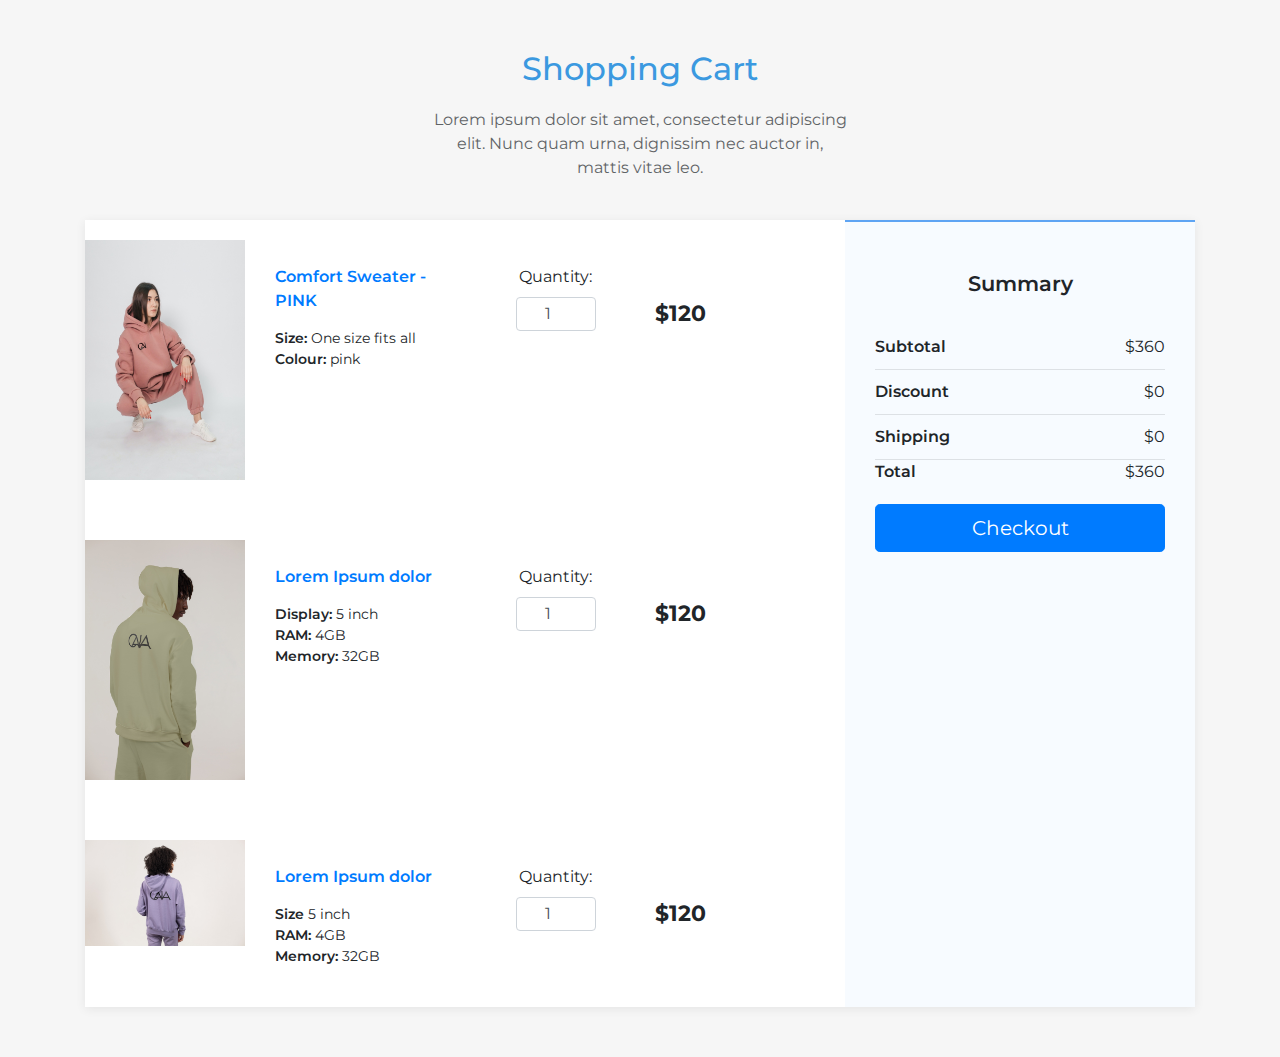
<file: Page 1.html>
<!DOCTYPE html>
<html>
<head>
	<title>Shopping Cart</title>
	<meta charset="utf-8">
	<meta name="viewport" content="width=device-width, initial-scale=1">
	<link rel="stylesheet" href="https://maxcdn.bootstrapcdn.com/bootstrap/4.0.0/css/bootstrap.min.css"">
	<link href="https://fonts.googleapis.com/css?family=Montserrat" rel="stylesheet">
	<link rel="stylesheet" href="shopping-cart/assets/css/style.css">
</head>
<body>
	<main class="page">
	 	<section class="shopping-cart dark">
	 		<div class="container">
		        <div class="block-heading">
		          <h2>Shopping Cart</h2>
		          <p>Lorem ipsum dolor sit amet, consectetur adipiscing elit. Nunc quam urna, dignissim nec auctor in, mattis vitae leo.</p>
		        </div>
		        <div class="content">
	 				<div class="row">
	 					<div class="col-md-12 col-lg-8">
	 						<div class="items">
				 				<div class="product">
				 					<div class="row">
					 					<div class="col-md-3">
					 						<img class="img-fluid mx-auto d-block image" src="assets/img/portfolio/Sweater1.jpg">
					 					</div>
					 					<div class="col-md-8">
					 						<div class="info">
						 						<div class="row">
							 						<div class="col-md-5 product-name">
							 							<div class="product-name">
								 							<a href="index.html">Comfort Sweater - PINK</a>
								 							<div class="product-info">
									 							<div>Size: <span class="value">One size fits all&nbsp;</span></div>
									 							<div>Colour: <span class="value">pink&nbsp;</span></div>
									 							<div> <span class="value">&nbsp;</span></div>
									 						</div>
									 					</div>
							 						</div>
							 						<div class="col-md-4 quantity">
							 							<label for="quantity">Quantity:</label>
							 							<input id="quantity" type="number" value ="1" class="form-control quantity-input">
							 						</div>
							 						<div class="col-md-3 price">
							 							<span>$120</span>
							 						</div>
							 					</div>
							 				</div>
					 					</div>
					 				</div>
				 				</div>
				 				<div class="product">
				 					<div class="row">
					 					<div class="col-md-3">
					 						<img class="img-fluid mx-auto d-block image" src="assets/img/portfolio/Sweater6.jpg">
					 					</div>
					 					<div class="col-md-8">
					 						<div class="info">
						 						<div class="row">
							 						<div class="col-md-5 product-name">
							 							<div class="product-name">
								 							<a href="#">Lorem Ipsum dolor</a>
								 							<div class="product-info">
									 							<div>Display: <span class="value">5 inch</span></div>
									 							<div>RAM: <span class="value">4GB</span></div>
									 							<div>Memory: <span class="value">32GB</span></div>
									 						</div>
									 					</div>
							 						</div>
							 						<div class="col-md-4 quantity">
							 							<label for="quantity">Quantity:</label>
							 							<input id="quantity" type="number" value ="1" class="form-control quantity-input">
							 						</div>
							 						<div class="col-md-3 price">
							 							<span>$120</span>
							 						</div>
							 					</div>
							 				</div>
					 					</div>
					 				</div>
				 				</div>
				 				<div class="product">
				 					<div class="row">
					 					<div class="col-md-3">
					 						<img class="img-fluid mx-auto d-block image" src="assets/img/portfolio/Sweater2.jpg">
					 					</div>
					 					<div class="col-md-8">
					 						<div class="info">
						 						<div class="row">
							 						<div class="col-md-5 product-name">
							 							<div class="product-name">
								 							<a href="#">Lorem Ipsum dolor</a>
								 							<div class="product-info">
									 							<div>Size <span class="value">5 inch</span></div>
									 							<div>RAM: <span class="value">4GB</span></div>
									 							<div>Memory: <span class="value">32GB</span></div>
									 						</div>
									 					</div>
							 						</div>
							 						<div class="col-md-4 quantity">
							 							<label for="quantity">Quantity:</label>
							 							<input id="quantity" type="number" value ="1" class="form-control quantity-input">
							 						</div>
							 						<div class="col-md-3 price">
							 							<span>$120</span>
							 						</div>
							 					</div>
							 				</div>
					 					</div>
					 				</div>
				 				</div>
				 			</div>
			 			</div>
			 			<div class="col-md-12 col-lg-4">
			 				<div class="summary">
			 					<h3>Summary</h3>
			 					<div class="summary-item"><span class="text">Subtotal</span><span class="price">$360</span></div>
			 					<div class="summary-item"><span class="text">Discount</span><span class="price">$0</span></div>
			 					<div class="summary-item"><span class="text">Shipping</span><span class="price">$0</span></div>
			 					<div class="summary-item"><span class="text">Total</span><span class="price">$360</span></div>
			 					<button type="button" class="btn btn-primary btn-lg btn-block">Checkout</button>
				 			</div>
			 			</div>
		 			</div> 
		 		</div>
	 		</div>
		</section>
	</main>
</body>
<script src="https://code.jquery.com/jquery-3.2.1.min.js"></script>
<script src="https://maxcdn.bootstrapcdn.com/bootstrap/4.0.0/js/bootstrap.min.js"></script>
</body>
</html>
</file>
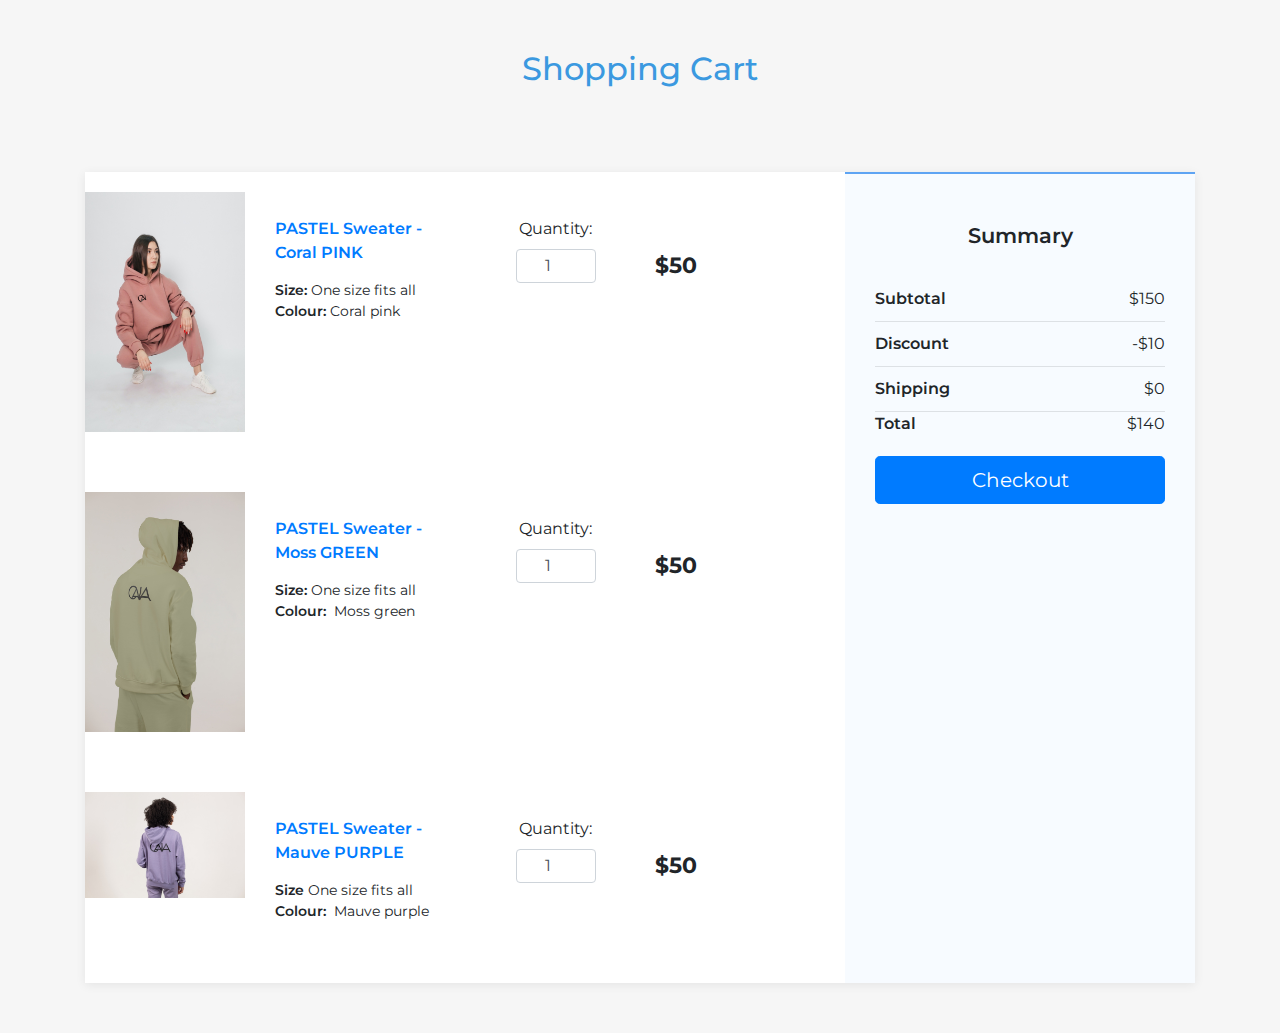
<file: Page1 (2).html>
<!DOCTYPE html>
<html lang="zxx">
<head>
	<title>Shopping Cart</title>
	<meta charset="utf-8">
	<meta name="viewport" content="width=device-width, initial-scale=1">
	<link rel="stylesheet" href="https://maxcdn.bootstrapcdn.com/bootstrap/4.0.0/css/bootstrap.min.css"">
	<link href="https://fonts.googleapis.com/css?family=Montserrat" rel="stylesheet">
	<link rel="stylesheet" href="shopping-cart/assets/css/style.css">
</head>
<body>
	<main class="page">
	 	<section class="shopping-cart dark">
	 		<div class="container">
		        <div class="block-heading">
		          <h2>Shopping Cart</h2>
		          <p>&nbsp;</p>
		        </div>
		        <div class="content">
	 				<div class="row">
	 					<div class="col-md-12 col-lg-8">
	 						<div class="items">
				 				<div class="product">
				 					<div class="row">
					 					<div class="col-md-3">
					 						<img class="img-fluid mx-auto d-block image" src="assets/img/portfolio/Sweater1.jpg">
					 					</div>
					 					<div class="col-md-8">
					 						<div class="info">
						 						<div class="row">
							 						<div class="col-md-5 product-name">
							 							<div class="product-name">
								 							<a href="index.html">PASTEL Sweater - Coral PINK</a>
								 							<div class="product-info">
								 							  <div>Size: <span class="value">One size fits all&nbsp;</span></div>
									 							<div>Colour: <span class="value">Coral pink&nbsp;</span></div>
									 							<div> <span class="value">&nbsp;</span></div>
									 						</div>
									 					</div>
							 						</div>
							 						<div class="col-md-4 quantity">
							 							<label for="quantity">Quantity:</label>
							 							<input id="quantity" type="number" value ="1" class="form-control quantity-input">
							 						</div>
							 						<div class="col-md-3 price">
							 							<span>$50</span>
							 						</div>
							 					</div>
							 				</div>
					 					</div>
					 				</div>
				 				</div>
				 				<div class="product">
				 					<div class="row">
					 					<div class="col-md-3">
					 						<img class="img-fluid mx-auto d-block image" src="assets/img/portfolio/Sweater6.jpg">
					 					</div>
					 					<div class="col-md-8">
					 						<div class="info">
						 						<div class="row">
							 						<div class="col-md-5 product-name">
							 							<div class="product-name">
								 							<a href="index.html">PASTEL Sweater - Moss GREEN</a>
							 							  <div class="product-info">
								 							<div>Size: <span class="value">One size fits all&nbsp; &nbsp;&nbsp;</span></div>
								 							<div>Colour: <span class="value">&nbsp;Moss green</span></div>
</div>
								 					  </div>
							 						</div>
							 						<div class="col-md-4 quantity">
							 							<label for="quantity">Quantity:</label>
							 							<input id="quantity" type="number" value ="1" class="form-control quantity-input">
							 						</div>
							 						<div class="col-md-3 price">
							 							<span>$50</span>
							 						</div>
							 					</div>
							 				</div>
					 					</div>
					 				</div>
				 				</div>
				 				<div class="product">
				 					<div class="row">
					 					<div class="col-md-3">
					 						<img class="img-fluid mx-auto d-block image" src="assets/img/portfolio/Sweater2.jpg">
					 					</div>
					 					<div class="col-md-8">
					 						<div class="info">
						 						<div class="row">
							 						<div class="col-md-5 product-name">
							 							<div class="product-name">
								 							<a href="index.html">PASTEL Sweater - Mauve PURPLE&nbsp;&nbsp;</a>
								 							<div class="product-info">
								 							  <div>Size <span class="value">One size fits all&nbsp;</span></div>
									 							<div>Colour: <span class="value">&nbsp;Mauve purple&nbsp;</span></div>
									 							<div> <span class="value">&nbsp;</span></div>
									 						</div>
									 					</div>
							 						</div>
							 						<div class="col-md-4 quantity">
							 							<label for="quantity">Quantity:</label>
							 							<input id="quantity" type="number" value ="1" class="form-control quantity-input">
							 						</div>
							 						<div class="col-md-3 price">
							 							<span>$50</span>
							 						</div>
							 					</div>
							 				</div>
					 					</div>
					 				</div>
				 				</div>
				 			</div>
			 			</div>
			 			<div class="col-md-12 col-lg-4">
			 				<div class="summary">
			 					<h3>Summary</h3>
			 					<div class="summary-item"><span class="text">Subtotal</span><span class="price">$150</span></div>
			 					<div class="summary-item"><span class="text">Discount</span><span class="price">-$10</span></div>
			 					<div class="summary-item"><span class="text">Shipping</span><span class="price">$0</span></div>
			 					<div class="summary-item"><span class="text">Total</span><span class="price">$140</span></div>
			 					<button type="button" class="btn btn-primary btn-lg btn-block">Checkout</button>
				 			</div>
			 			</div>
		 			</div> 
		 		</div>
	 		</div>
		</section>
	</main>
</body>
<script src="https://code.jquery.com/jquery-3.2.1.min.js"></script>
<script src="https://maxcdn.bootstrapcdn.com/bootstrap/4.0.0/js/bootstrap.min.js"></script>
</body>
</html>
</file>
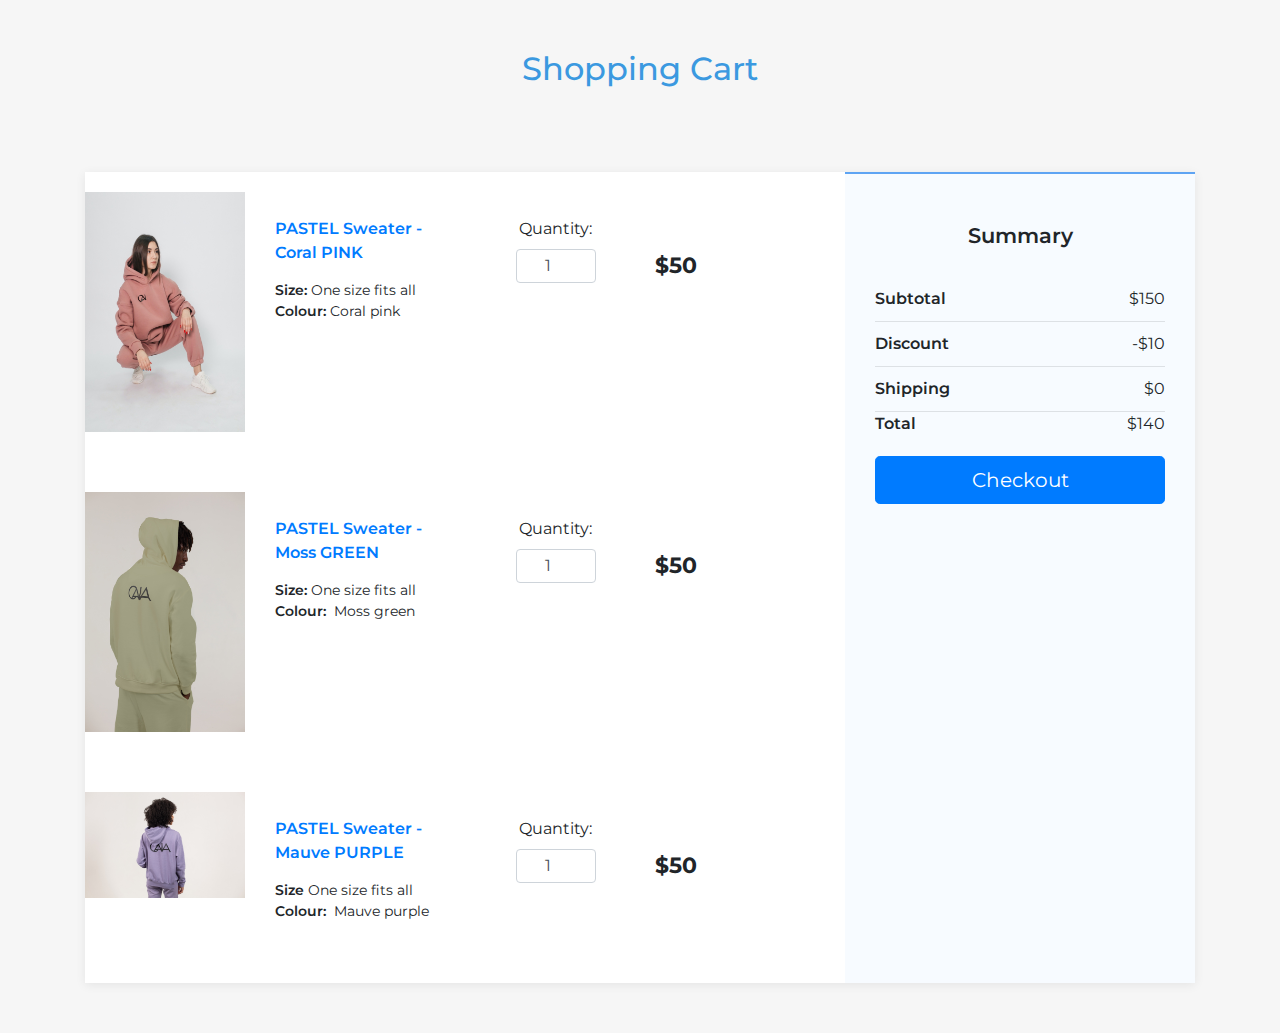
<file: Page1.html>
<!DOCTYPE html>
<html>
<head>
	<title>Shopping Cart</title>
	<meta charset="utf-8">
	<meta name="viewport" content="width=device-width, initial-scale=1">
	<link rel="stylesheet" href="https://maxcdn.bootstrapcdn.com/bootstrap/4.0.0/css/bootstrap.min.css"">
	<link href="https://fonts.googleapis.com/css?family=Montserrat" rel="stylesheet">
	<link rel="stylesheet" href="shopping-cart/assets/css/style.css">
</head>
<body>
	<main class="page">
	 	<section class="shopping-cart dark">
	 		<div class="container">
		        <div class="block-heading">
		          <h2>Shopping Cart</h2>
		          <p>&nbsp;</p>
		        </div>
		        <div class="content">
	 				<div class="row">
	 					<div class="col-md-12 col-lg-8">
	 						<div class="items">
				 				<div class="product">
				 					<div class="row">
					 					<div class="col-md-3">
					 						<img class="img-fluid mx-auto d-block image" src="assets/img/portfolio/Sweater1.jpg">
					 					</div>
					 					<div class="col-md-8">
					 						<div class="info">
						 						<div class="row">
							 						<div class="col-md-5 product-name">
							 							<div class="product-name">
								 							<a href="index.html">PASTEL Sweater - Coral PINK</a>
								 							<div class="product-info">
								 							  <div>Size: <span class="value">One size fits all&nbsp;</span></div>
									 							<div>Colour: <span class="value">Coral pink&nbsp;</span></div>
									 							<div> <span class="value">&nbsp;</span></div>
									 						</div>
									 					</div>
							 						</div>
							 						<div class="col-md-4 quantity">
							 							<label for="quantity">Quantity:</label>
							 							<input id="quantity" type="number" value ="1" class="form-control quantity-input">
							 						</div>
							 						<div class="col-md-3 price">
							 							<span>$50</span>
							 						</div>
							 					</div>
							 				</div>
					 					</div>
					 				</div>
				 				</div>
				 				<div class="product">
				 					<div class="row">
					 					<div class="col-md-3">
					 						<img class="img-fluid mx-auto d-block image" src="assets/img/portfolio/Sweater6.jpg">
					 					</div>
					 					<div class="col-md-8">
					 						<div class="info">
						 						<div class="row">
							 						<div class="col-md-5 product-name">
							 							<div class="product-name">
								 							<a href="index.html">PASTEL Sweater - Moss GREEN</a>
							 							  <div class="product-info">
								 							<div>Size: <span class="value">One size fits all&nbsp; &nbsp;&nbsp;</span></div>
								 							<div>Colour: <span class="value">&nbsp;Moss green</span></div>
</div>
								 					  </div>
							 						</div>
							 						<div class="col-md-4 quantity">
							 							<label for="quantity">Quantity:</label>
							 							<input id="quantity" type="number" value ="1" class="form-control quantity-input">
							 						</div>
							 						<div class="col-md-3 price">
							 							<span>$50</span>
							 						</div>
							 					</div>
							 				</div>
					 					</div>
					 				</div>
				 				</div>
				 				<div class="product">
				 					<div class="row">
					 					<div class="col-md-3">
					 						<img class="img-fluid mx-auto d-block image" src="assets/img/portfolio/Sweater2.jpg">
					 					</div>
					 					<div class="col-md-8">
					 						<div class="info">
						 						<div class="row">
							 						<div class="col-md-5 product-name">
							 							<div class="product-name">
								 							<a href="index.html">PASTEL Sweater - Mauve PURPLE&nbsp;&nbsp;</a>
								 							<div class="product-info">
								 							  <div>Size <span class="value">One size fits all&nbsp;</span></div>
									 							<div>Colour: <span class="value">&nbsp;Mauve purple&nbsp;</span></div>
									 							<div> <span class="value">&nbsp;</span></div>
									 						</div>
									 					</div>
							 						</div>
							 						<div class="col-md-4 quantity">
							 							<label for="quantity">Quantity:</label>
							 							<input id="quantity" type="number" value ="1" class="form-control quantity-input">
							 						</div>
							 						<div class="col-md-3 price">
							 							<span>$50</span>
							 						</div>
							 					</div>
							 				</div>
					 					</div>
					 				</div>
				 				</div>
				 			</div>
			 			</div>
			 			<div class="col-md-12 col-lg-4">
			 				<div class="summary">
			 					<h3>Summary</h3>
			 					<div class="summary-item"><span class="text">Subtotal</span><span class="price">$150</span></div>
			 					<div class="summary-item"><span class="text">Discount</span><span class="price">-$10</span></div>
			 					<div class="summary-item"><span class="text">Shipping</span><span class="price">$0</span></div>
			 					<div class="summary-item"><span class="text">Total</span><span class="price">$140</span></div>
			 					<button type="button" class="btn btn-primary btn-lg btn-block">Checkout</button>
				 			</div>
			 			</div>
		 			</div> 
		 		</div>
	 		</div>
		</section>
	</main>
</body>
<script src="https://code.jquery.com/jquery-3.2.1.min.js"></script>
<script src="https://maxcdn.bootstrapcdn.com/bootstrap/4.0.0/js/bootstrap.min.js"></script>
</body>
</html>
</file>
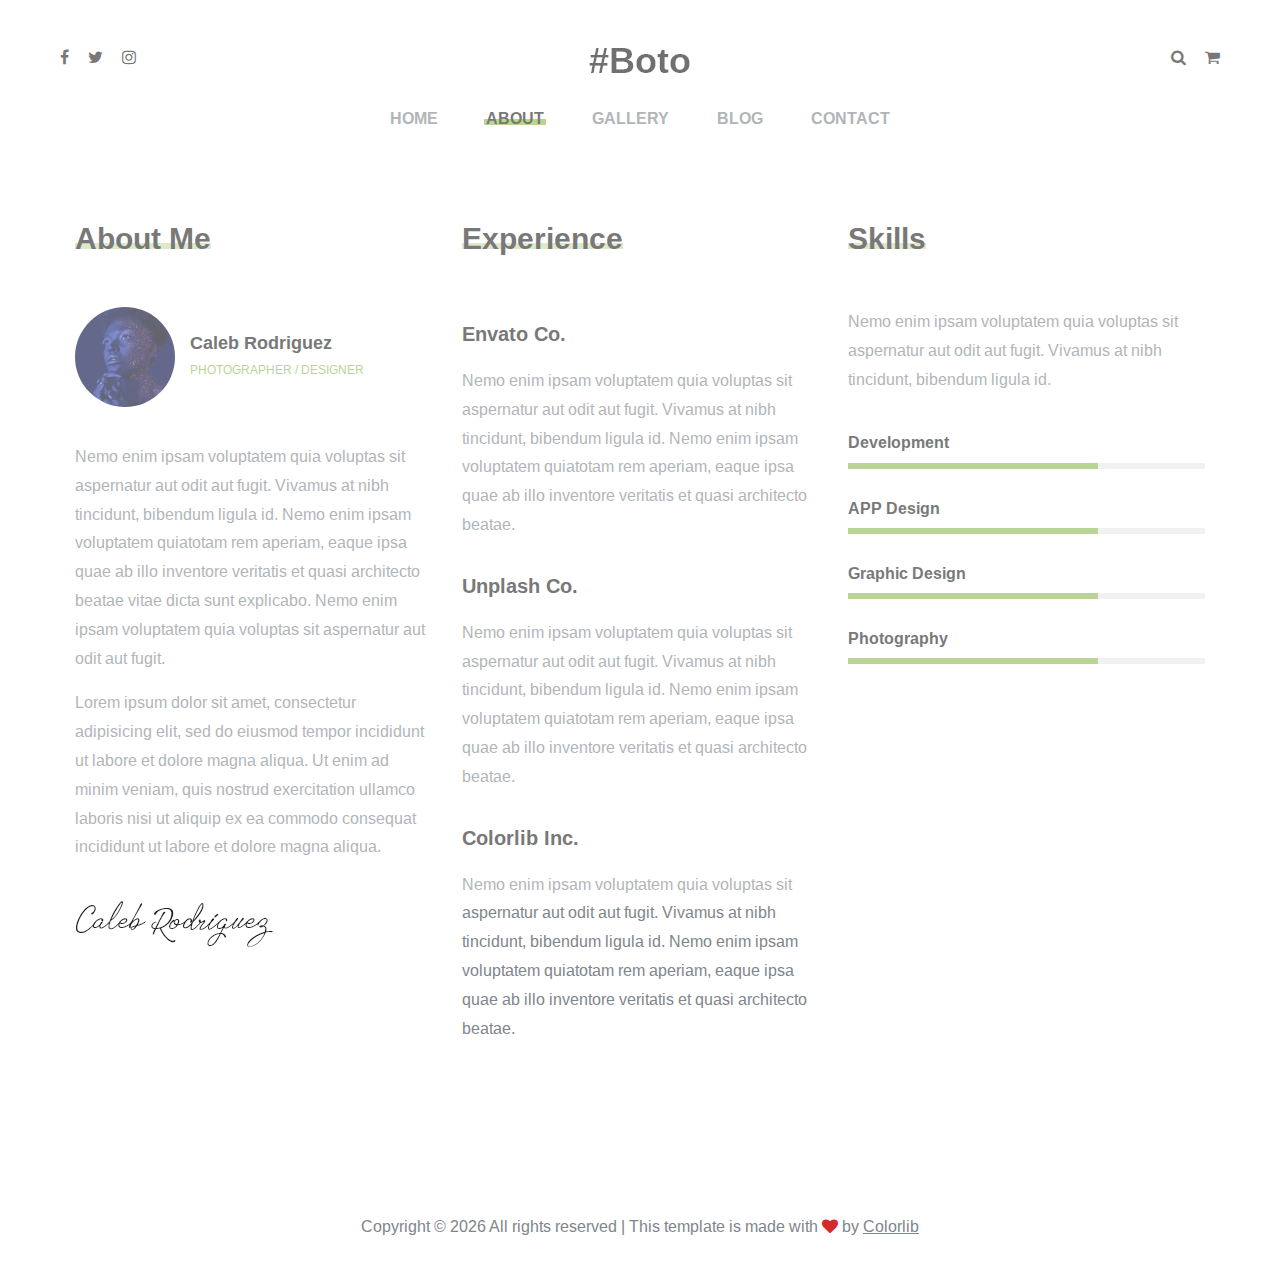
<file: boto-master/about.html>
<!DOCTYPE html>
<html lang="zxx">
<head>
	<title>Boto | Photography HTML Template</title>
	<meta charset="UTF-8">
	<meta name="description" content="Boto Photo Studio HTML Template">
	<meta name="keywords" content="photo, html">
	<meta name="viewport" content="width=device-width, initial-scale=1.0">
	<!-- Stylesheets -->
	<link rel="stylesheet" href="css/bootstrap.min.css"/>
	<link rel="stylesheet" href="css/font-awesome.min.css"/>
	<link rel="stylesheet" href="css/slicknav.min.css"/>

	<!-- Main Stylesheets -->
	<link rel="stylesheet" href="css/style.css"/>


	<!--[if lt IE 9]>
		<script src="https://oss.maxcdn.com/html5shiv/3.7.2/html5shiv.min.js"></script>
		<script src="https://oss.maxcdn.com/respond/1.4.2/respond.min.js"></script>
	<![endif]-->

</head>
<body>
	<!-- Page Preloder -->
	<div id="preloder">
		<div class="loader"></div>
	</div>

	<!-- Header Section -->
	<header class="header">
		<div class="container-fluid">
			<div class="row">
				<div class="col-sm-4 col-md-3 order-2 order-sm-1">
					<div class="header__social">
						<a href="#"><i class="fa fa-facebook"></i></a>
						<a href="#"><i class="fa fa-twitter"></i></a>
						<a href="#"><i class="fa fa-instagram"></i></a>
					</div>
				</div>
				<div class="col-sm-4 col-md-6 order-1  order-md-2 text-center">
					<a href="./index.html" class="site-logo">
						<img src="img/logo.png" alt="">
					</a>
				</div>
				<div class="col-sm-4 col-md-3 order-3 order-sm-3">
					<div class="header__switches">
						<a href="#" class="search-switch"><i class="fa fa-search"></i></a>
						<a href="#" class="nav-switch"><i class="fa fa-bars"></i></a>
						<a href="#"><i class="fa fa-shopping-cart"></i></a>
					</div>
				</div>
			</div>
			<nav class="main__menu">
				<ul class="nav__menu">
					<li><a href="./index.html">Home</a></li>
					<li><a href="./about.html" class="menu--active">About</a></li>
					<li><a href="./gallery.html">Gallery</a></li>
					<li><a href="./blog.html">Blog</a>
						<ul class="sub__menu">
							<li><a href="./blog-single.html">Blog Single</a></li>
						</ul>
					</li>
					<li><a href="./contact.html">Contact</a></li>
				</ul>
			</nav>
		</div>
	</header>
	<!-- Header Section end -->

	<!-- About Page -->
	<section class="about__page">
		<div class="container-fluid">
			<div class="row">
				<div class="col-lg-4">
					<div class="about__text">
						<h3 class="about__title">About Me</h3>
						<div class="about__meta">
							<img src="img/profile.jpg" alt="">
							<div class="about__meta__info">
								<h5>Caleb Rodriguez</h5>
								<p>PHOTOGRAPHER / DESIGNER</p>
							</div>
						</div>
						<p>Nemo enim ipsam voluptatem quia voluptas sit aspernatur aut odit aut fugit. Vivamus at nibh tincidunt, bibendum ligula id. Nemo enim ipsam voluptatem quiatotam rem aperiam, eaque ipsa quae ab illo inventore veritatis et quasi architecto beatae vitae dicta sunt explicabo. Nemo enim ipsam voluptatem quia voluptas sit aspernatur aut odit aut fugit.</p>
						<p>Lorem ipsum dolor sit amet, consectetur adipisicing elit, sed do eiusmod tempor incididunt ut labore et dolore magna aliqua. Ut enim ad minim veniam, quis nostrud exercitation ullamco laboris nisi ut aliquip ex ea commodo consequat incididunt ut labore et dolore magna aliqua.</p>
						<img src="img/signature.png" alt="">
					</div>
				</div>
				<div class="col-lg-4">
					<div class="experience__text">
						<h3 class="about__title">Experience</h3>
						<div class="experience__item">
							<h4>Envato Co.</h4>
							<p>Nemo enim ipsam voluptatem quia voluptas sit aspernatur aut odit aut fugit. Vivamus at nibh tincidunt, bibendum ligula id. Nemo enim ipsam voluptatem quiatotam rem aperiam, eaque ipsa quae ab illo inventore veritatis et quasi architecto beatae.</p>
						</div>
						<div class="experience__item">
							<h4>Unplash Co.</h4>
							<p>Nemo enim ipsam voluptatem quia voluptas sit aspernatur aut odit aut fugit. Vivamus at nibh tincidunt, bibendum ligula id. Nemo enim ipsam voluptatem quiatotam rem aperiam, eaque ipsa quae ab illo inventore veritatis et quasi architecto beatae.</p>
						</div>
						<div class="experience__item">
							<h4>Colorlib Inc.</h4>
							<p>Nemo enim ipsam voluptatem quia voluptas sit aspernatur aut odit aut fugit. Vivamus at nibh tincidunt, bibendum ligula id. Nemo enim ipsam voluptatem quiatotam rem aperiam, eaque ipsa quae ab illo inventore veritatis et quasi architecto beatae.</p>
						</div>
					</div>
				</div>
				<div class="col-lg-4">
					<div class="skills__text">
						<h3 class="about__title">Skills</h3>
						<p>Nemo enim ipsam voluptatem quia voluptas sit aspernatur aut odit aut fugit. Vivamus at nibh tincidunt, bibendum ligula id. </p>
						<div class="single-progress-item">
							<h6>Development</h6>
							<div class="progress-bar-style" data-progress="70"></div>
						</div>
						<div class="single-progress-item">
							<h6>APP Design</h6>
							<div class="progress-bar-style" data-progress="70"></div>
						</div>
						<div class="single-progress-item">
							<h6>Graphic Design</h6>
							<div class="progress-bar-style" data-progress="70"></div>
						</div>
						<div class="single-progress-item">
							<h6>Photography</h6>
							<div class="progress-bar-style" data-progress="70"></div>
						</div>
					</div>
				</div>
			</div>
		</div>
	</section>
	<!-- About Page end -->

	<!-- Footer Section -->
	<footer class="footer__section">
		<div class="container">
			<!-- Link back to Colorlib can't be removed. Template is licensed under CC BY 3.0. -->
			<div class="footer__copyright__text">
				<p>Copyright &copy; <script>document.write(new Date().getFullYear());</script> All rights reserved | This template is made with <i class="fa fa-heart" aria-hidden="true"></i> by <a href="https://colorlib.com" target="_blank">Colorlib</a></p>
			</div>
			<!-- Link back to Colorlib can't be removed. Template is licensed under CC BY 3.0. -->
		</div>
	</footer>
	<!-- Footer Section end -->

	<!-- Search Begin -->
	<div class="search-model">
		<div class="h-100 d-flex align-items-center justify-content-center">
			<div class="search-close-switch">+</div>
			<form class="search-model-form">
				<input type="text" id="search-input" placeholder="Search here.....">
			</form>
		</div>
	</div>
	<!-- Search End -->

	<!--====== Javascripts & Jquery ======-->
	<script src="js/vendor/jquery-3.2.1.min.js"></script>
	<script src="js/jquery.slicknav.min.js"></script>
	<script src="js/slick.min.js"></script>
	<script src="js/main.js"></script>

	</body>
</html>
</file>
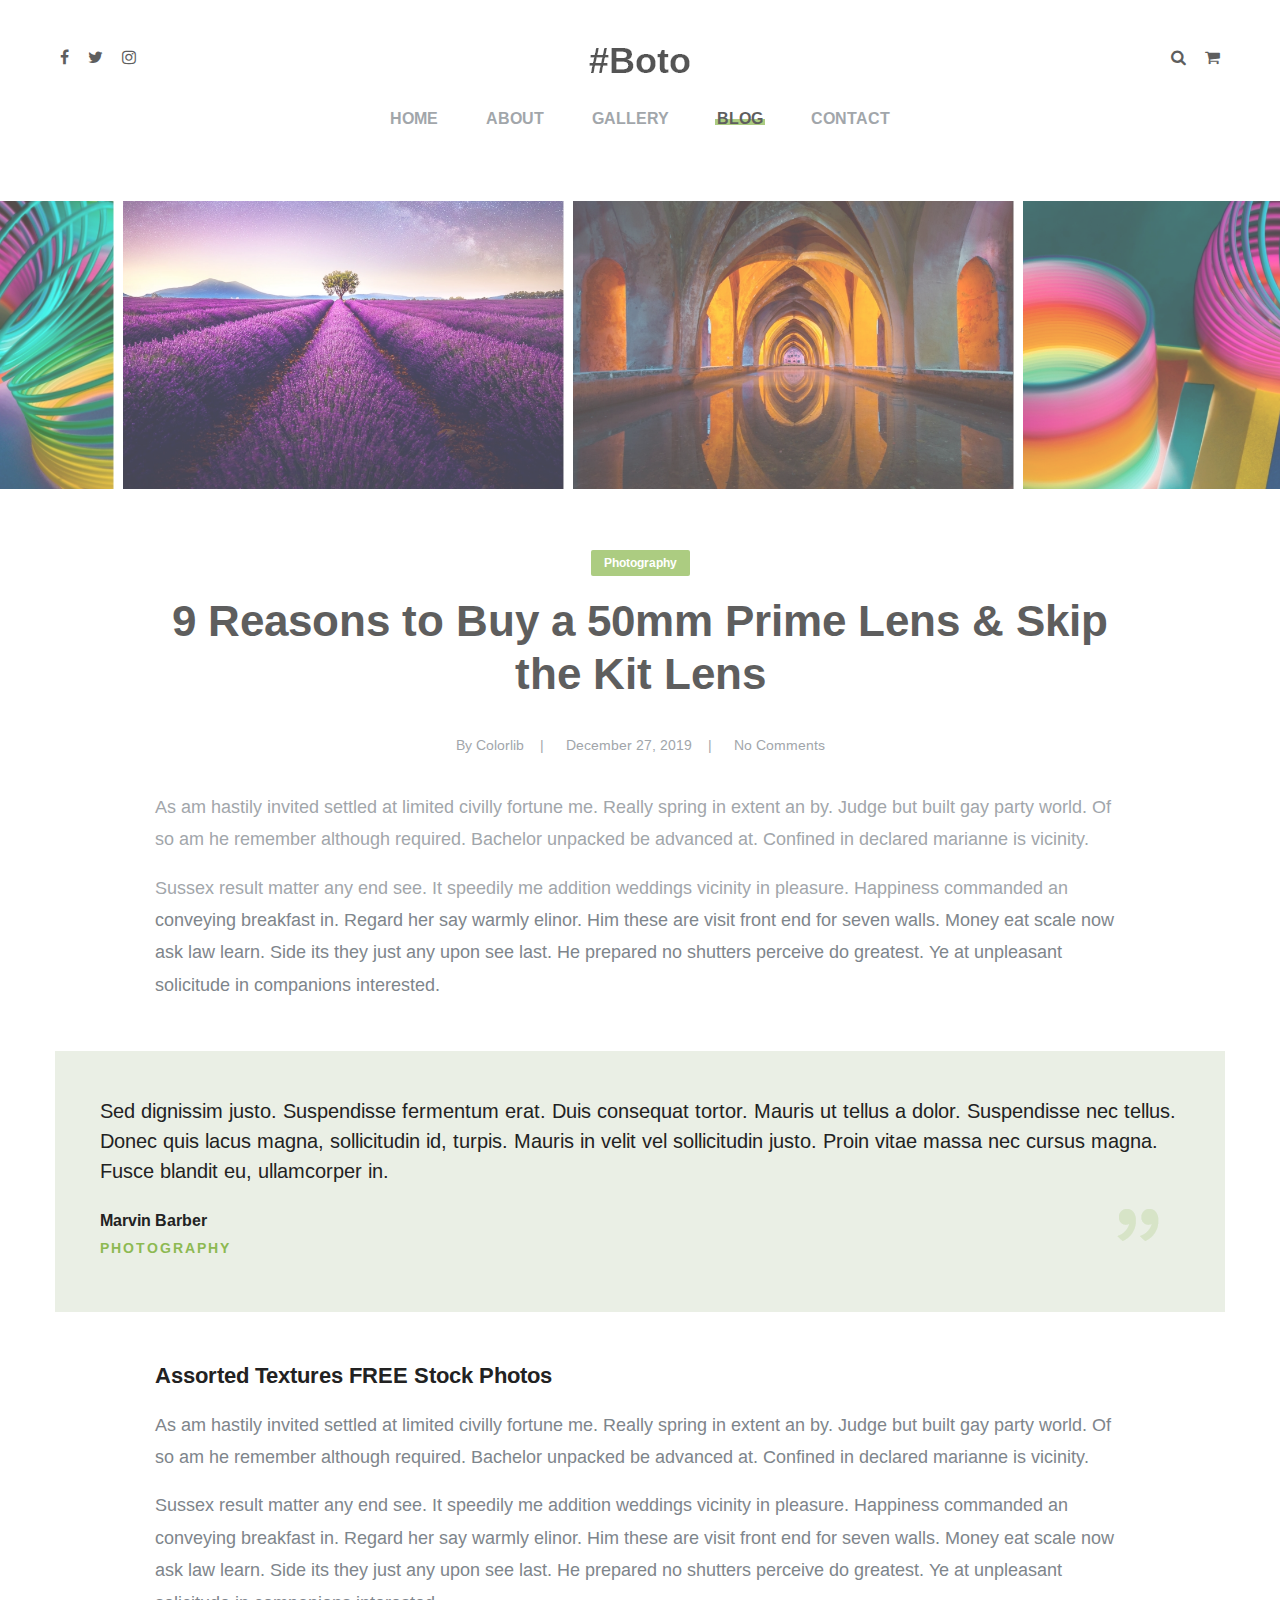
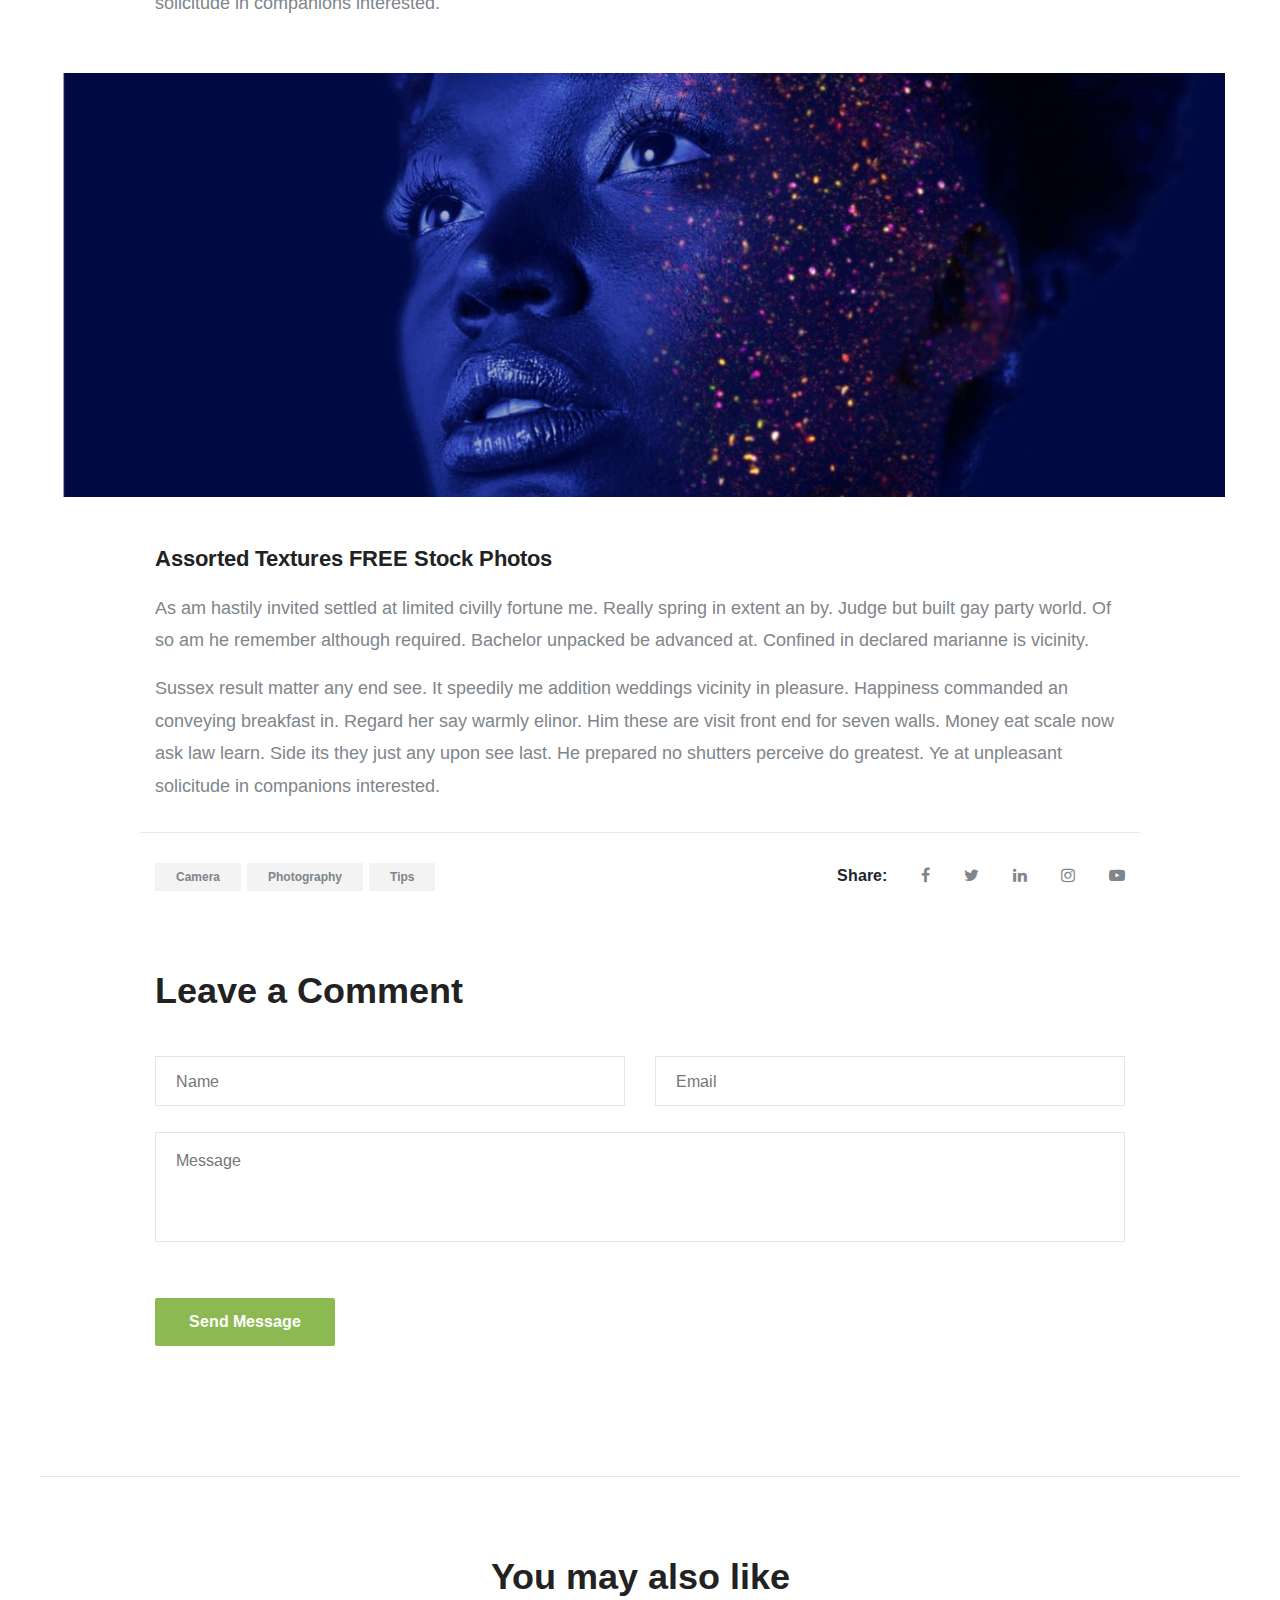
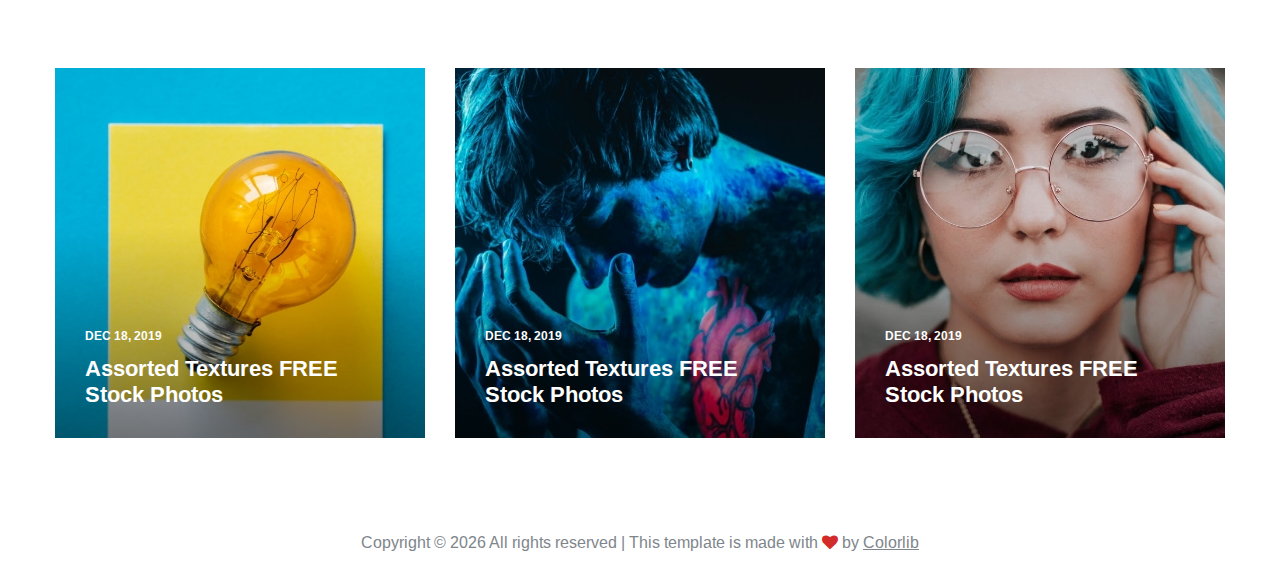
<file: boto-master/blog-single.html>
<!DOCTYPE html>
<html lang="zxx">
<head>
	<title>Boto | Photography HTML Template</title>
	<meta charset="UTF-8">
	<meta name="description" content="Boto Photo Studio HTML Template">
	<meta name="keywords" content="photo, html">
	<meta name="viewport" content="width=device-width, initial-scale=1.0">
	<!-- Stylesheets -->
	<link rel="stylesheet" href="css/bootstrap.min.css"/>
	<link rel="stylesheet" href="css/font-awesome.min.css"/>
	<link rel="stylesheet" href="css/slicknav.min.css"/>
	<link rel="stylesheet" href="css/slick.css"/>

	<!-- Main Stylesheets -->
	<link rel="stylesheet" href="css/style.css"/>


	<!--[if lt IE 9]>
		<script src="https://oss.maxcdn.com/html5shiv/3.7.2/html5shiv.min.js"></script>
		<script src="https://oss.maxcdn.com/respond/1.4.2/respond.min.js"></script>
	<![endif]-->

</head>
<body>
	<!-- Page Preloder -->
	<div id="preloder">
		<div class="loader"></div>
	</div>

	<!-- Header Section -->
	<header class="header">
		<div class="container-fluid">
			<div class="row">
				<div class="col-sm-4 col-md-3 order-2 order-sm-1">
					<div class="header__social">
						<a href="#"><i class="fa fa-facebook"></i></a>
						<a href="#"><i class="fa fa-twitter"></i></a>
						<a href="#"><i class="fa fa-instagram"></i></a>
					</div>
				</div>
				<div class="col-sm-4 col-md-6 order-1  order-md-2 text-center">
					<a href="./index.html" class="site-logo">
						<img src="img/logo.png" alt="">
					</a>
				</div>
				<div class="col-sm-4 col-md-3 order-3 order-sm-3">
					<div class="header__switches">
						<a href="#" class="search-switch"><i class="fa fa-search"></i></a>
						<a href="#" class="nav-switch"><i class="fa fa-bars"></i></a>
						<a href="#"><i class="fa fa-shopping-cart"></i></a>
					</div>
				</div>
			</div>
			<nav class="main__menu">
				<ul class="nav__menu">
					<li><a href="./index.html">Home</a></li>
					<li><a href="./about.html">About</a></li>
					<li><a href="./gallery.html">Gallery</a></li>
					<li><a href="./blog.html" class="menu--active">Blog</a>
						<ul class="sub__menu">
							<li><a href="./blog-single.html">Blog Single</a></li>
						</ul>
					</li>
					<li><a href="./contact.html">Contact</a></li>
				</ul>
			</nav>
		</div>
	</header>
	<!-- Header Section end -->

	<!-- Blog Page -->
	<div class="blog__single__page">
		<div class="blog__slider">
			<div class="blog__slider__item">
				<img src="img/blog-single/1.jpg" alt="">
			</div>
			<div class="blog__slider__item">
				<img src="img/blog-single/2.jpg" alt="">
			</div>
			<div class="blog__slider__item">
				<img src="img/blog-single/3.jpg" alt="">
			</div>
		</div>
		<article class="blog__article">
			<div class="blog__container">
				<div class="blog__header">
					<div class="blog__cata">Photography</div>
					<h2 class="blog__single__title">9 Reasons to Buy a 50mm Prime Lens & Skip the Kit Lens</h2>
					<div class="blog__metas">
						<div class="blog__meta">By Colorlib </div>
						<div class="blog__meta">December 27, 2019</div>
						<div class="blog__meta">No Comments</div>
					</div>
				</div>
				<p>As am hastily invited settled at limited civilly fortune me. Really spring in extent an by. Judge but built gay party world. Of so am he remember although required. Bachelor unpacked be advanced at. Confined in declared marianne is vicinity. </p>
				<p>Sussex result matter any end see. It speedily me addition weddings vicinity in pleasure. Happiness commanded an conveying breakfast in. Regard her say warmly elinor. Him these are visit front end for seven walls. Money eat scale now ask law learn. Side its they just any upon see last. He prepared no shutters perceive do greatest. Ye at unpleasant solicitude in companions interested. </p>
			</div>
			<blockquote>
				<p>Sed dignissim justo. Suspendisse fermentum erat. Duis consequat tortor. Mauris ut tellus a dolor. Suspendisse nec tellus. Donec quis lacus magna, sollicitudin id, turpis. Mauris in velit vel sollicitudin justo. Proin vitae massa nec cursus magna. Fusce blandit eu, ullamcorper in.</p>
				<h4>Marvin Barber</h4>
				<h5>PHOTOGRAPHY</h5>
			</blockquote>
			<div class="blog__container">
				<h4>Assorted Textures FREE Stock Photos</h4>
				<p>As am hastily invited settled at limited civilly fortune me. Really spring in extent an by. Judge but built gay party world. Of so am he remember although required. Bachelor unpacked be advanced at. Confined in declared marianne is vicinity. </p>
				<p>Sussex result matter any end see. It speedily me addition weddings vicinity in pleasure. Happiness commanded an conveying breakfast in. Regard her say warmly elinor. Him these are visit front end for seven walls. Money eat scale now ask law learn. Side its they just any upon see last. He prepared no shutters perceive do greatest. Ye at unpleasant solicitude in companions interested. </p>
			</div>
			<div class="blog__banner pt-4 pb-5">
				<img src="img/blog-single/banner.jpg" alt="">
			</div>
			<div class="blog__container">
				<h4>Assorted Textures FREE Stock Photos</h4>
				<p>As am hastily invited settled at limited civilly fortune me. Really spring in extent an by. Judge but built gay party world. Of so am he remember although required. Bachelor unpacked be advanced at. Confined in declared marianne is vicinity. </p>
				<p>Sussex result matter any end see. It speedily me addition weddings vicinity in pleasure. Happiness commanded an conveying breakfast in. Regard her say warmly elinor. Him these are visit front end for seven walls. Money eat scale now ask law learn. Side its they just any upon see last. He prepared no shutters perceive do greatest. Ye at unpleasant solicitude in companions interested. </p>
			</div>
			<div class="blog__container post__footer">
				<div class="row">
					<div class="col-md-6">
						<div class="post__tags">
							<a href="#">Camera</a>
							<a href="#">Photography</a>
							<a href="#">Tips</a>
						</div>
					</div>
					<div class="col-md-6">
						<div class="post__share">
							<span>Share:</span>
							<a href="#"><i class="fa fa-facebook"></i></a>
							<a href="#"><i class="fa fa-twitter"></i></a>
							<a href="#"><i class="fa fa-linkedin"></i></a>
							<a href="#"><i class="fa fa-instagram"></i></a>
							<a href="#"><i class="fa fa-youtube-play"></i></a>
						</div>
					</div>
				</div>
			</div>
			<div class="blog__container comment__area">
				<h2>Leave a Comment</h2>
				<form class="comment__form">
					<div class="row">
						<div class="col-lg-6">
							<input type="text" placeholder="Name">
						</div>
						<div class="col-lg-6">
							<input type="text" placeholder="Email">
						</div>
						<div class="col-lg-12">
							<textarea placeholder="Message"></textarea>
							<button class="site-btn">Send Message</button>
						</div>
					</div>
				</form>
			</div>
			<div class="container recent__post">
				<div class="text-center">
					<h2>You may also like</h2>
				</div>
				<div class="row">
					<div class="col-md-4">
						<div class="blog__item set-bg" data-setbg="img/blog/4.jpg">
							<div class="blog__content">
								<div class="blog__date">DEC 18, 2019</div>
								<h4><a href="./blog-single.html">Assorted Textures FREE Stock Photos</a></h4>
							</div>
						</div>
					</div>
					<div class="col-md-4">
						<div class="blog__item set-bg" data-setbg="img/blog/2.jpg">
							<div class="blog__content">
								<div class="blog__date">DEC 18, 2019</div>
								<h4><a href="./blog-single.html">Assorted Textures FREE Stock Photos</a></h4>
							</div>
						</div>
					</div>
					<div class="col-md-4">
						<div class="blog__item set-bg" data-setbg="img/blog/3.jpg">
							<div class="blog__content">
								<div class="blog__date">DEC 18, 2019</div>
								<h4><a href="./blog-single.html">Assorted Textures FREE Stock Photos</a></h4>
							</div>
						</div>
					</div>
				</div>
			</div>
		</article>
	</div>
	<!-- Blog Page end -->

	<!-- Footer Section -->
	<footer class="footer__section">
		<div class="container">
			<!-- Link back to Colorlib can't be removed. Template is licensed under CC BY 3.0. -->
			<div class="footer__copyright__text">
				<p>Copyright &copy; <script>document.write(new Date().getFullYear());</script> All rights reserved | This template is made with <i class="fa fa-heart" aria-hidden="true"></i> by <a href="https://colorlib.com" target="_blank">Colorlib</a></p>
			</div>
			<!-- Link back to Colorlib can't be removed. Template is licensed under CC BY 3.0. -->
		</div>
	</footer>
	<!-- Footer Section end -->

	<!-- Search Begin -->
	<div class="search-model">
		<div class="h-100 d-flex align-items-center justify-content-center">
			<div class="search-close-switch">+</div>
			<form class="search-model-form">
				<input type="text" id="search-input" placeholder="Search here.....">
			</form>
		</div>
	</div>
	<!-- Search End -->

	<!--====== Javascripts & Jquery ======-->
	<script src="js/vendor/jquery-3.2.1.min.js"></script>
	<script src="js/jquery.slicknav.min.js"></script>
	<script src="js/slick.min.js"></script>
	<script src="js/main.js"></script>

	</body>
</html>
</file>
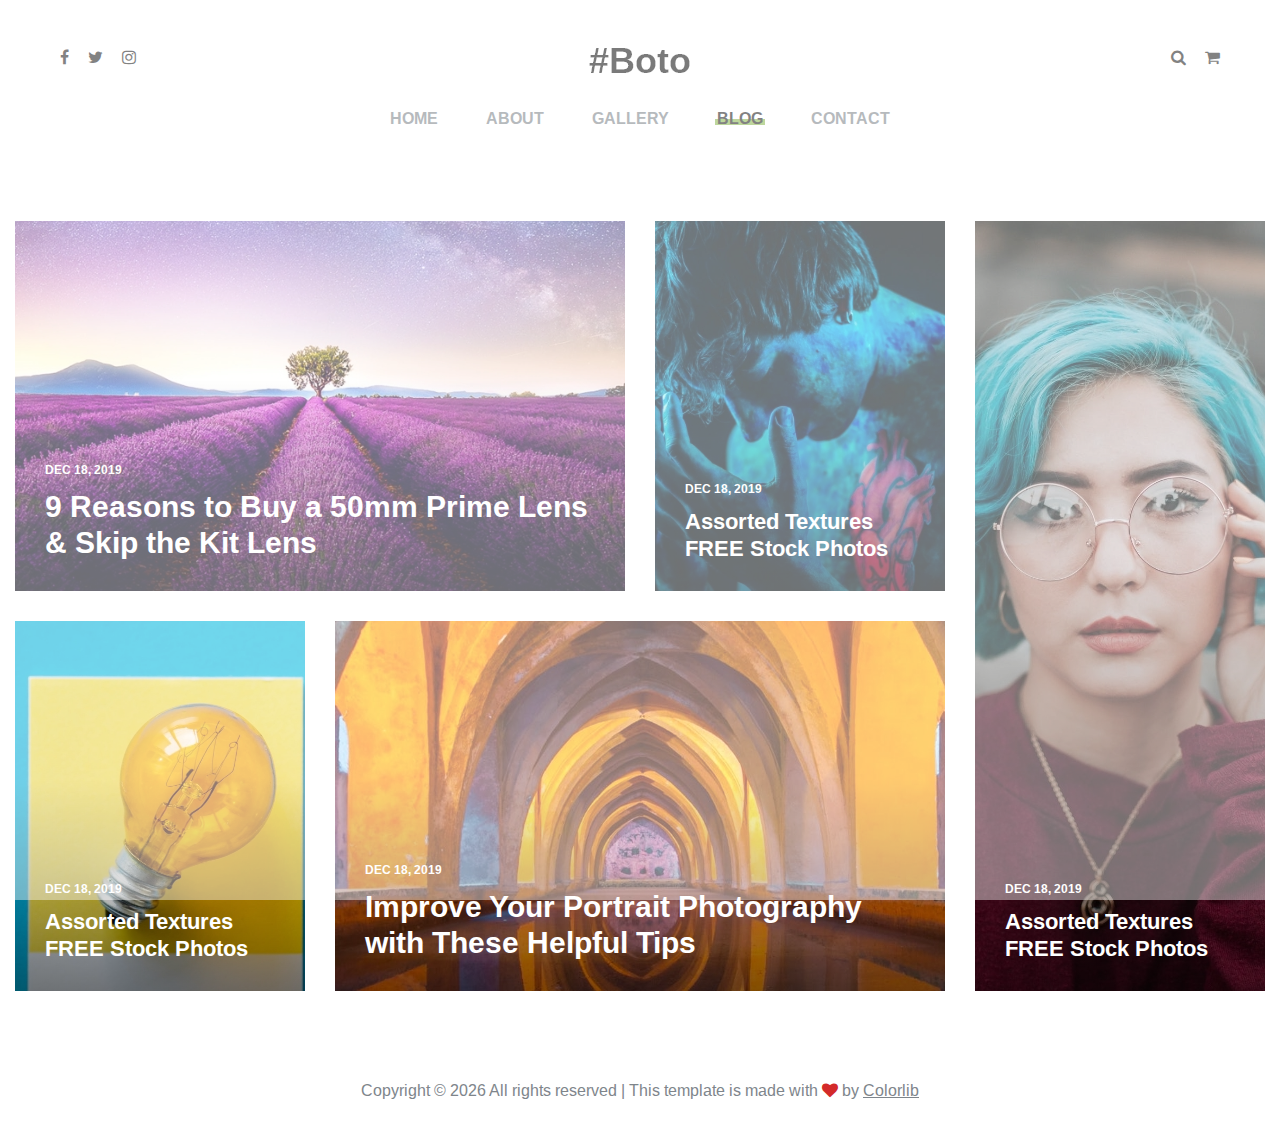
<file: boto-master/blog.html>
<!DOCTYPE html>
<html lang="zxx">
<head>
	<title>Boto | Photography HTML Template</title>
	<meta charset="UTF-8">
	<meta name="description" content="Boto Photo Studio HTML Template">
	<meta name="keywords" content="photo, html">
	<meta name="viewport" content="width=device-width, initial-scale=1.0">
	<!-- Stylesheets -->
	<link rel="stylesheet" href="css/bootstrap.min.css"/>
	<link rel="stylesheet" href="css/font-awesome.min.css"/>
	<link rel="stylesheet" href="css/slicknav.min.css"/>

	<!-- Main Stylesheets -->
	<link rel="stylesheet" href="css/style.css"/>


	<!--[if lt IE 9]>
		<script src="https://oss.maxcdn.com/html5shiv/3.7.2/html5shiv.min.js"></script>
		<script src="https://oss.maxcdn.com/respond/1.4.2/respond.min.js"></script>
	<![endif]-->

</head>
<body>
	<!-- Page Preloder -->
	<div id="preloder">
		<div class="loader"></div>
	</div>

	<!-- Header Section -->
	<header class="header">
		<div class="container-fluid">
			<div class="row">
				<div class="col-sm-4 col-md-3 order-2 order-sm-1">
					<div class="header__social">
						<a href="#"><i class="fa fa-facebook"></i></a>
						<a href="#"><i class="fa fa-twitter"></i></a>
						<a href="#"><i class="fa fa-instagram"></i></a>
					</div>
				</div>
				<div class="col-sm-4 col-md-6 order-1  order-md-2 text-center">
					<a href="./index.html" class="site-logo">
						<img src="img/logo.png" alt="">
					</a>
				</div>
				<div class="col-sm-4 col-md-3 order-3 order-sm-3">
					<div class="header__switches">
						<a href="#" class="search-switch"><i class="fa fa-search"></i></a>
						<a href="#" class="nav-switch"><i class="fa fa-bars"></i></a>
						<a href="#"><i class="fa fa-shopping-cart"></i></a>
					</div>
				</div>
			</div>
			<nav class="main__menu">
				<ul class="nav__menu">
					<li><a href="./index.html">Home</a></li>
					<li><a href="./about.html">About</a></li>
					<li><a href="./gallery.html">Gallery</a></li>
					<li><a href="./blog.html" class="menu--active">Blog</a>
						<ul class="sub__menu">
							<li><a href="./blog-single.html">Blog Single</a></li>
						</ul>
					</li>
					<li><a href="./contact.html">Contact</a></li>
				</ul>
			</nav>
		</div>
	</header>
	<!-- Header Section end -->

	<!-- Blog Page -->
	<section class="blog__page">
		<div class="blog__warp">
			<div class="row blog__grid text-white">
				<div class="col-lg-8 col-xl-9">
					<div class="row">
						<div class="col-md-8 col-lg-7 col-xl-8">
							<div class="blog__item set-bg" data-setbg="img/blog/1.jpg">
								<div class="blog__content">
									<div class="blog__date">DEC 18, 2019</div>
									<h3><a href="./blog-single.html">9 Reasons to Buy a 50mm Prime Lens & Skip the Kit Lens</a></h3>
								</div>
							</div>
						</div>
						<div class="col-md-4 col-lg-5 col-xl-4">
							<div class="blog__item set-bg" data-setbg="img/blog/2.jpg">
								<div class="blog__content">
									<div class="blog__date">DEC 18, 2019</div>
									<h4><a href="./blog-single.html">Assorted Textures FREE Stock Photos</a></h4>
								</div>
							</div>
						</div>
						<div class="col-md-4 col-lg-5 col-xl-4">
							<div class="blog__item set-bg" data-setbg="img/blog/4.jpg">
								<div class="blog__content">
									<div class="blog__date">DEC 18, 2019</div>
									<h4><a href="./blog-single.html">Assorted Textures FREE Stock Photos</a></h4>
								</div>
							</div>
						</div>
						<div class="col-md-8 col-lg-7 col-xl-8">
							<div class="blog__item set-bg" data-setbg="img/blog/5.jpg">
								<div class="blog__content">
									<div class="blog__date">DEC 18, 2019</div>
									<h3><a href="./blog-single.html">Improve Your Portrait Photography with These Helpful Tips</a></h3>
								</div>
							</div>
						</div>
					</div>
				</div>
				<div class="col-lg-4 col-xl-3">
					<div class="blog__item blog__item--long set-bg" data-setbg="img/blog/3.jpg">
						<div class="blog__content">
							<div class="blog__date">DEC 18, 2019</div>
							<h4><a href="./blog-single.html">Assorted Textures FREE Stock Photos</a></h4>
						</div>
					</div>
				</div>
				
			</div>
		</div>
	</section>
	<!-- Blog Page end -->

	<!-- Footer Section -->
	<footer class="footer__section">
		<div class="container">
			<!-- Link back to Colorlib can't be removed. Template is licensed under CC BY 3.0. -->
			<div class="footer__copyright__text">
				<p>Copyright &copy; <script>document.write(new Date().getFullYear());</script> All rights reserved | This template is made with <i class="fa fa-heart" aria-hidden="true"></i> by <a href="https://colorlib.com" target="_blank">Colorlib</a></p>
			</div>
			<!-- Link back to Colorlib can't be removed. Template is licensed under CC BY 3.0. -->
		</div>
	</footer>
	<!-- Footer Section end -->

	<!-- Search Begin -->
	<div class="search-model">
		<div class="h-100 d-flex align-items-center justify-content-center">
			<div class="search-close-switch">+</div>
			<form class="search-model-form">
				<input type="text" id="search-input" placeholder="Search here.....">
			</form>
		</div>
	</div>
	<!-- Search End -->

	<!--====== Javascripts & Jquery ======-->
	<script src="js/vendor/jquery-3.2.1.min.js"></script>
	<script src="js/jquery.slicknav.min.js"></script>
	<script src="js/slick.min.js"></script>
	<script src="js/main.js"></script>

	</body>
</html>
</file>
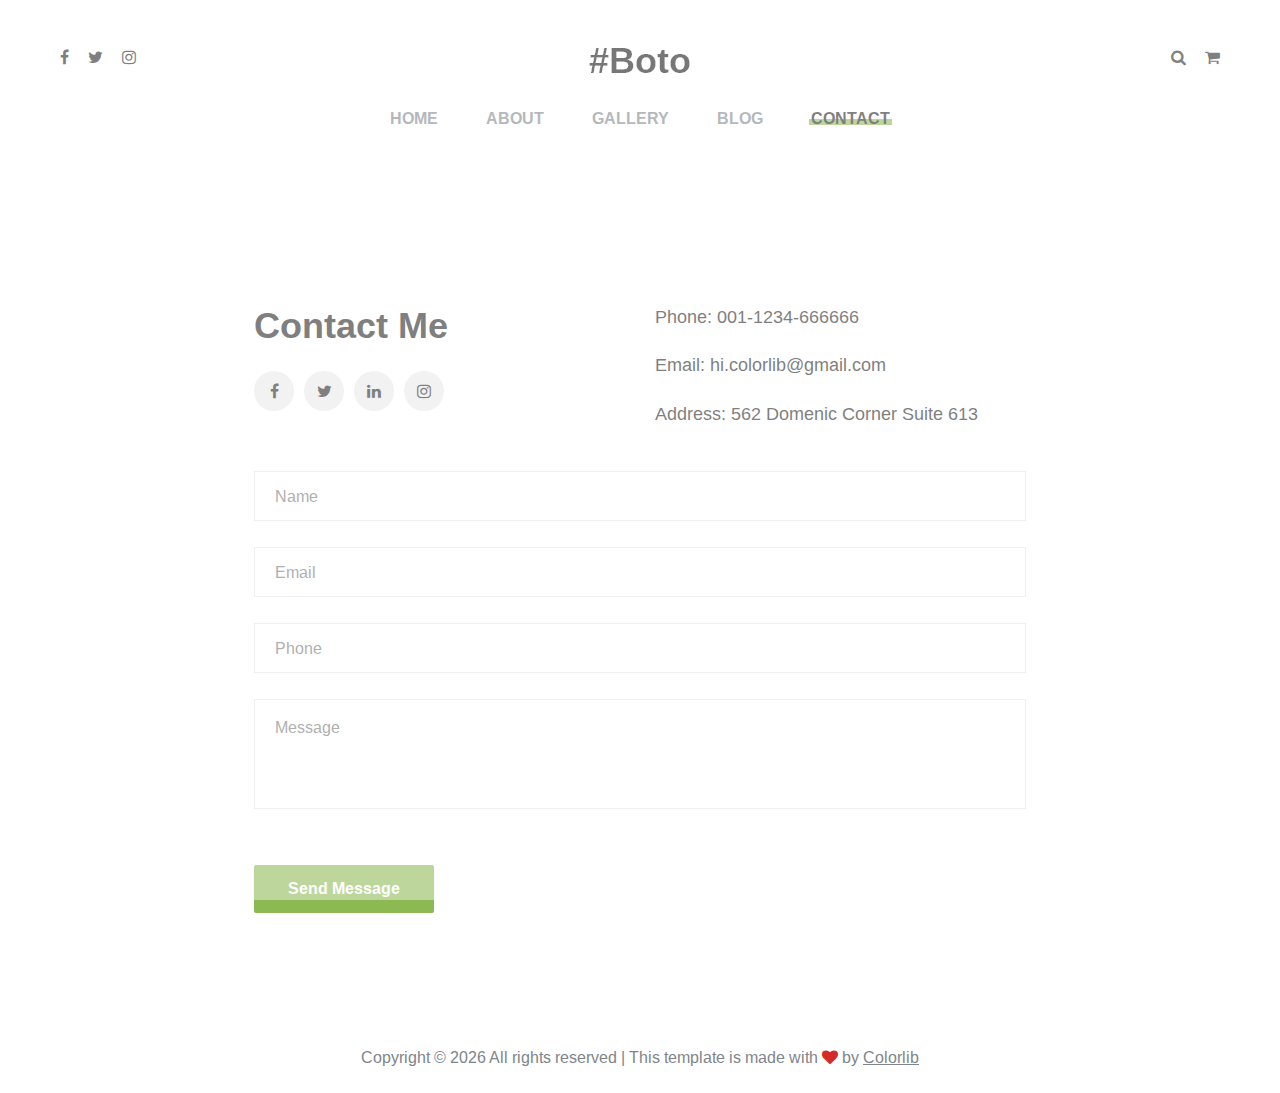
<file: boto-master/contact.html>
<!DOCTYPE html>
<html lang="zxx">
<head>
	<title>Boto | Photography HTML Template</title>
	<meta charset="UTF-8">
	<meta name="description" content="Boto Photo Studio HTML Template">
	<meta name="keywords" content="photo, html">
	<meta name="viewport" content="width=device-width, initial-scale=1.0">
	<!-- Stylesheets -->
	<link rel="stylesheet" href="css/bootstrap.min.css"/>
	<link rel="stylesheet" href="css/font-awesome.min.css"/>
	<link rel="stylesheet" href="css/slicknav.min.css"/>
	<!-- Main Stylesheets -->
	<link rel="stylesheet" href="css/style.css"/>


	<!--[if lt IE 9]>
		<script src="https://oss.maxcdn.com/html5shiv/3.7.2/html5shiv.min.js"></script>
		<script src="https://oss.maxcdn.com/respond/1.4.2/respond.min.js"></script>
	<![endif]-->

</head>
<body>
	<!-- Page Preloder -->
	<div id="preloder">
		<div class="loader"></div>
	</div>

	<!-- Header Section -->
	<header class="header">
		<div class="container-fluid">
			<div class="row">
				<div class="col-sm-4 col-md-3 order-2 order-sm-1">
					<div class="header__social">
						<a href="#"><i class="fa fa-facebook"></i></a>
						<a href="#"><i class="fa fa-twitter"></i></a>
						<a href="#"><i class="fa fa-instagram"></i></a>
					</div>
				</div>
				<div class="col-sm-4 col-md-6 order-1  order-md-2 text-center">
					<a href="./index.html" class="site-logo">
						<img src="img/logo.png" alt="">
					</a>
				</div>
				<div class="col-sm-4 col-md-3 order-3 order-sm-3">
					<div class="header__switches">
						<a href="#" class="search-switch"><i class="fa fa-search"></i></a>
						<a href="#" class="nav-switch"><i class="fa fa-bars"></i></a>
						<a href="#"><i class="fa fa-shopping-cart"></i></a>
					</div>
				</div>
			</div>
			<nav class="main__menu">
				<ul class="nav__menu">
					<li><a href="./index.html">Home</a></li>
					<li><a href="./about.html">About</a></li>
					<li><a href="./gallery.html">Gallery</a></li>
					<li><a href="./blog.html">Blog</a>
						<ul class="sub__menu">
							<li><a href="./blog-single.html">Blog Single</a></li>
						</ul>
					</li>
					<li><a href="./contact.html" class="menu--active">Contact</a></li>
				</ul>
			</nav>
		</div>
	</header>
	<!-- Header Section end -->

	<!-- Contact Page -->
	<section class="contact__page">
		<div class="contact__warp">
			<div class="row">
				<div class="col-md-6">
					<h2>Contact Me</h2>
					<div class="contact__social">
						<a href="#"><i class="fa fa-facebook"></i></a>
						<a href="#"><i class="fa fa-twitter"></i></a>
						<a href="#"><i class="fa fa-linkedin"></i></a>
						<a href="#"><i class="fa fa-instagram"></i></a>
					</div>
				</div>
				<div class="col-md-6">
					<div class="contact__text">
						<p>Phone: 001-1234-666666</p>
						<p>Email: hi.colorlib@gmail.com</p>
						<p>Address: 562 Domenic Corner Suite 613</p>
					</div>
				</div>
			</div>
			<form class="contact__form">
				<input type="text" placeholder="Name">
				<input type="text" placeholder="Email">
				<input type="text" placeholder="Phone">
				<textarea placeholder="Message"></textarea>
				<button class="site-btn">Send Message</button>
			</form>
		</div>
	</section>
	<!-- Contact Page end -->

	<!-- Footer Section -->
	<footer class="footer__section">
		<div class="container">
			<!-- Link back to Colorlib can't be removed. Template is licensed under CC BY 3.0. -->
			<div class="footer__copyright__text">
				<p>Copyright &copy; <script>document.write(new Date().getFullYear());</script> All rights reserved | This template is made with <i class="fa fa-heart" aria-hidden="true"></i> by <a href="https://colorlib.com" target="_blank">Colorlib</a></p>
			</div>
			<!-- Link back to Colorlib can't be removed. Template is licensed under CC BY 3.0. -->
		</div>
	</footer>
	<!-- Footer Section end -->

	<!-- Search Begin -->
	<div class="search-model">
		<div class="h-100 d-flex align-items-center justify-content-center">
			<div class="search-close-switch">+</div>
			<form class="search-model-form">
				<input type="text" id="search-input" placeholder="Search here.....">
			</form>
		</div>
	</div>
	<!-- Search End -->

	<!--====== Javascripts & Jquery ======-->
	<script src="js/vendor/jquery-3.2.1.min.js"></script>
	<script src="js/jquery.slicknav.min.js"></script>
	<script src="js/slick.min.js"></script>
	<script src="js/main.js"></script>

	</body>
</html>
</file>
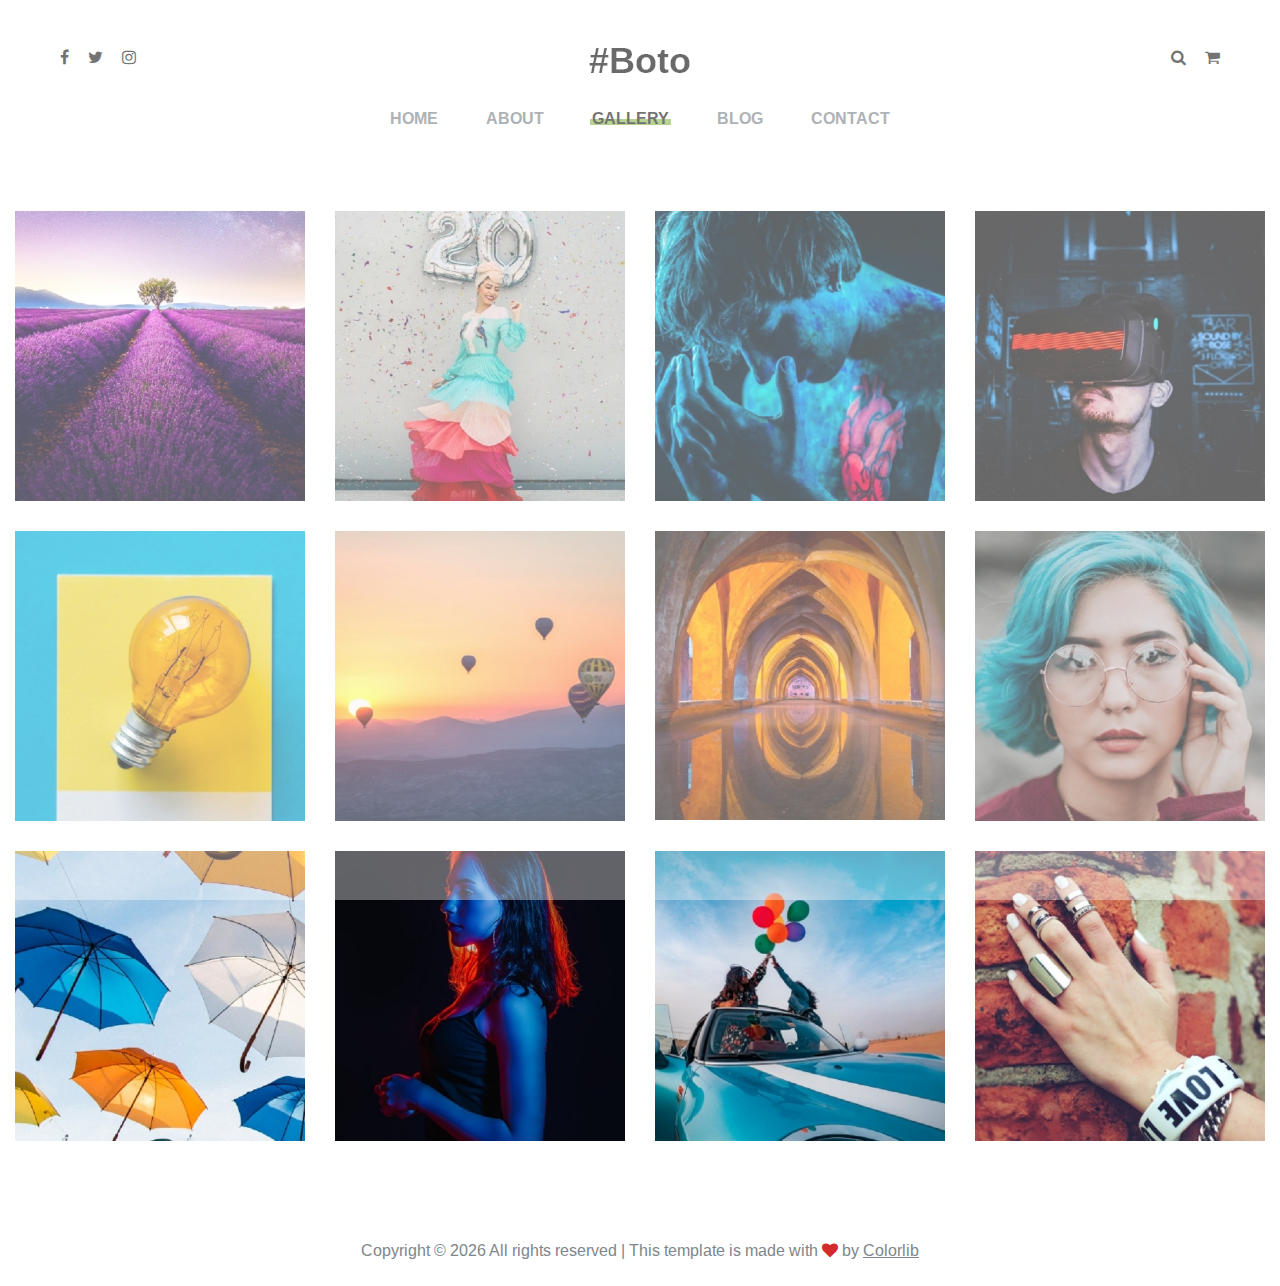
<file: boto-master/gallery.html>
<!DOCTYPE html>
<html lang="zxx">
<head>
	<title>Boto | Photography HTML Template</title>
	<meta charset="UTF-8">
	<meta name="description" content="Boto Photo Studio HTML Template">
	<meta name="keywords" content="photo, html">
	<meta name="viewport" content="width=device-width, initial-scale=1.0">
	<!-- Stylesheets -->
	<link rel="stylesheet" href="css/bootstrap.min.css"/>
	<link rel="stylesheet" href="css/font-awesome.min.css"/>
	<link rel="stylesheet" href="css/slicknav.min.css"/>
	<link rel="stylesheet" href="css/fresco.css"/>

	<!-- Main Stylesheets -->
	<link rel="stylesheet" href="css/style.css"/>


	<!--[if lt IE 9]>
		<script src="https://oss.maxcdn.com/html5shiv/3.7.2/html5shiv.min.js"></script>
		<script src="https://oss.maxcdn.com/respond/1.4.2/respond.min.js"></script>
	<![endif]-->

</head>
<body>
	<!-- Page Preloder -->
	<div id="preloder">
		<div class="loader"></div>
	</div>

	<!-- Header Section -->
	<header class="header">
		<div class="container-fluid">
			<div class="row">
				<div class="col-sm-4 col-md-3 order-2 order-sm-1">
					<div class="header__social">
						<a href="#"><i class="fa fa-facebook"></i></a>
						<a href="#"><i class="fa fa-twitter"></i></a>
						<a href="#"><i class="fa fa-instagram"></i></a>
					</div>
				</div>
				<div class="col-sm-4 col-md-6 order-1  order-md-2 text-center">
					<a href="./index.html" class="site-logo">
						<img src="img/logo.png" alt="">
					</a>
				</div>
				<div class="col-sm-4 col-md-3 order-3 order-sm-3">
					<div class="header__switches">
						<a href="#" class="search-switch"><i class="fa fa-search"></i></a>
						<a href="#" class="nav-switch"><i class="fa fa-bars"></i></a>
						<a href="#"><i class="fa fa-shopping-cart"></i></a>
					</div>
				</div>
			</div>
			<nav class="main__menu">
				<ul class="nav__menu">
					<li><a href="./index.html">Home</a></li>
					<li><a href="./about.html">About</a></li>
					<li><a href="./gallery.html" class="menu--active">Gallery</a></li>
					<li><a href="./blog.html">Blog</a>
						<ul class="sub__menu">
							<li><a href="./blog-single.html">Blog Single</a></li>
						</ul>
					</li>
					<li><a href="./contact.html">Contact</a></li>
				</ul>
			</nav>
		</div>
	</header>
	<!-- Header Section end -->

	<!-- About Page -->
	<div class="gallery__page">
		<div class="gallery__warp">
			<div class="row">
				<div class="col-lg-3 col-md-4 col-sm-6">
					<a class="gallery__item fresco" href="img/gallery/1.jpg" data-fresco-group="gallery">
						<img src="img/gallery/1.jpg" alt="">
					</a>
				</div>
				<div class="col-lg-3 col-md-4 col-sm-6">
					<a class="gallery__item fresco" href="img/gallery/2.jpg" data-fresco-group="gallery">
						<img src="img/gallery/2.jpg" alt="">
					</a>
				</div>
				<div class="col-lg-3 col-md-4 col-sm-6">
					<a class="gallery__item fresco" href="img/gallery/3.jpg" data-fresco-group="gallery">
						<img src="img/gallery/3.jpg" alt="">
					</a>
				</div>
				<div class="col-lg-3 col-md-4 col-sm-6">
					<a class="gallery__item fresco" href="img/gallery/4.jpg" data-fresco-group="gallery">
						<img src="img/gallery/4.jpg" alt="">
					</a>
				</div>
				<div class="col-lg-3 col-md-4 col-sm-6">
					<a class="gallery__item fresco" href="img/gallery/5.jpg" data-fresco-group="gallery">
						<img src="img/gallery/5.jpg" alt="">
					</a>
				</div>
				<div class="col-lg-3 col-md-4 col-sm-6">
					<a class="gallery__item fresco" href="img/gallery/6.jpg" data-fresco-group="gallery">
						<img src="img/gallery/6.jpg" alt="">
					</a>
				</div>
				<div class="col-lg-3 col-md-4 col-sm-6">
					<a class="gallery__item fresco" href="img/gallery/7.jpg" data-fresco-group="gallery">
						<img src="img/gallery/7.jpg" alt="">
					</a>
				</div>
				<div class="col-lg-3 col-md-4 col-sm-6">
					<a class="gallery__item fresco" href="img/gallery/8.jpg" data-fresco-group="gallery">
						<img src="img/gallery/8.jpg" alt="">
					</a>
				</div>
				<div class="col-lg-3 col-md-4 col-sm-6">
					<a class="gallery__item fresco" href="img/gallery/9.jpg" data-fresco-group="gallery">
						<img src="img/gallery/9.jpg" alt="">
					</a>
				</div>
				<div class="col-lg-3 col-md-4 col-sm-6">
					<a class="gallery__item fresco" href="img/gallery/10.jpg" data-fresco-group="gallery">
						<img src="img/gallery/10.jpg" alt="">
					</a>
				</div>
				<div class="col-lg-3 col-md-4 col-sm-6">
					<a class="gallery__item fresco" href="img/gallery/11.jpg" data-fresco-group="gallery">
						<img src="img/gallery/11.jpg" alt="">
					</a>
				</div>
				<div class="col-lg-3 col-md-4 col-sm-6">
					<a class="gallery__item fresco" href="img/gallery/12.jpg" data-fresco-group="gallery">
						<img src="img/gallery/12.jpg" alt="">
					</a>
				</div>
			</div>
		</div>
	</div>
	<!-- About Page end -->

	<!-- Footer Section -->
	<footer class="footer__section">
		<div class="container">
			<!-- Link back to Colorlib can't be removed. Template is licensed under CC BY 3.0. -->
			<div class="footer__copyright__text">
				<p>Copyright &copy; <script>document.write(new Date().getFullYear());</script> All rights reserved | This template is made with <i class="fa fa-heart" aria-hidden="true"></i> by <a href="https://colorlib.com" target="_blank">Colorlib</a></p>
			</div>
			<!-- Link back to Colorlib can't be removed. Template is licensed under CC BY 3.0. -->
		</div>
	</footer>
	<!-- Footer Section end -->

	<!-- Search Begin -->
	<div class="search-model">
		<div class="h-100 d-flex align-items-center justify-content-center">
			<div class="search-close-switch">+</div>
			<form class="search-model-form">
				<input type="text" id="search-input" placeholder="Search here.....">
			</form>
		</div>
	</div>
	<!-- Search End -->

	<!--====== Javascripts & Jquery ======-->
	<script src="js/vendor/jquery-3.2.1.min.js"></script>
	<script src="js/jquery.slicknav.min.js"></script>
	<script src="js/slick.min.js"></script>
	<script src="js/fresco.min.js"></script>
	<script src="js/main.js"></script>

	</body>
</html>
</file>
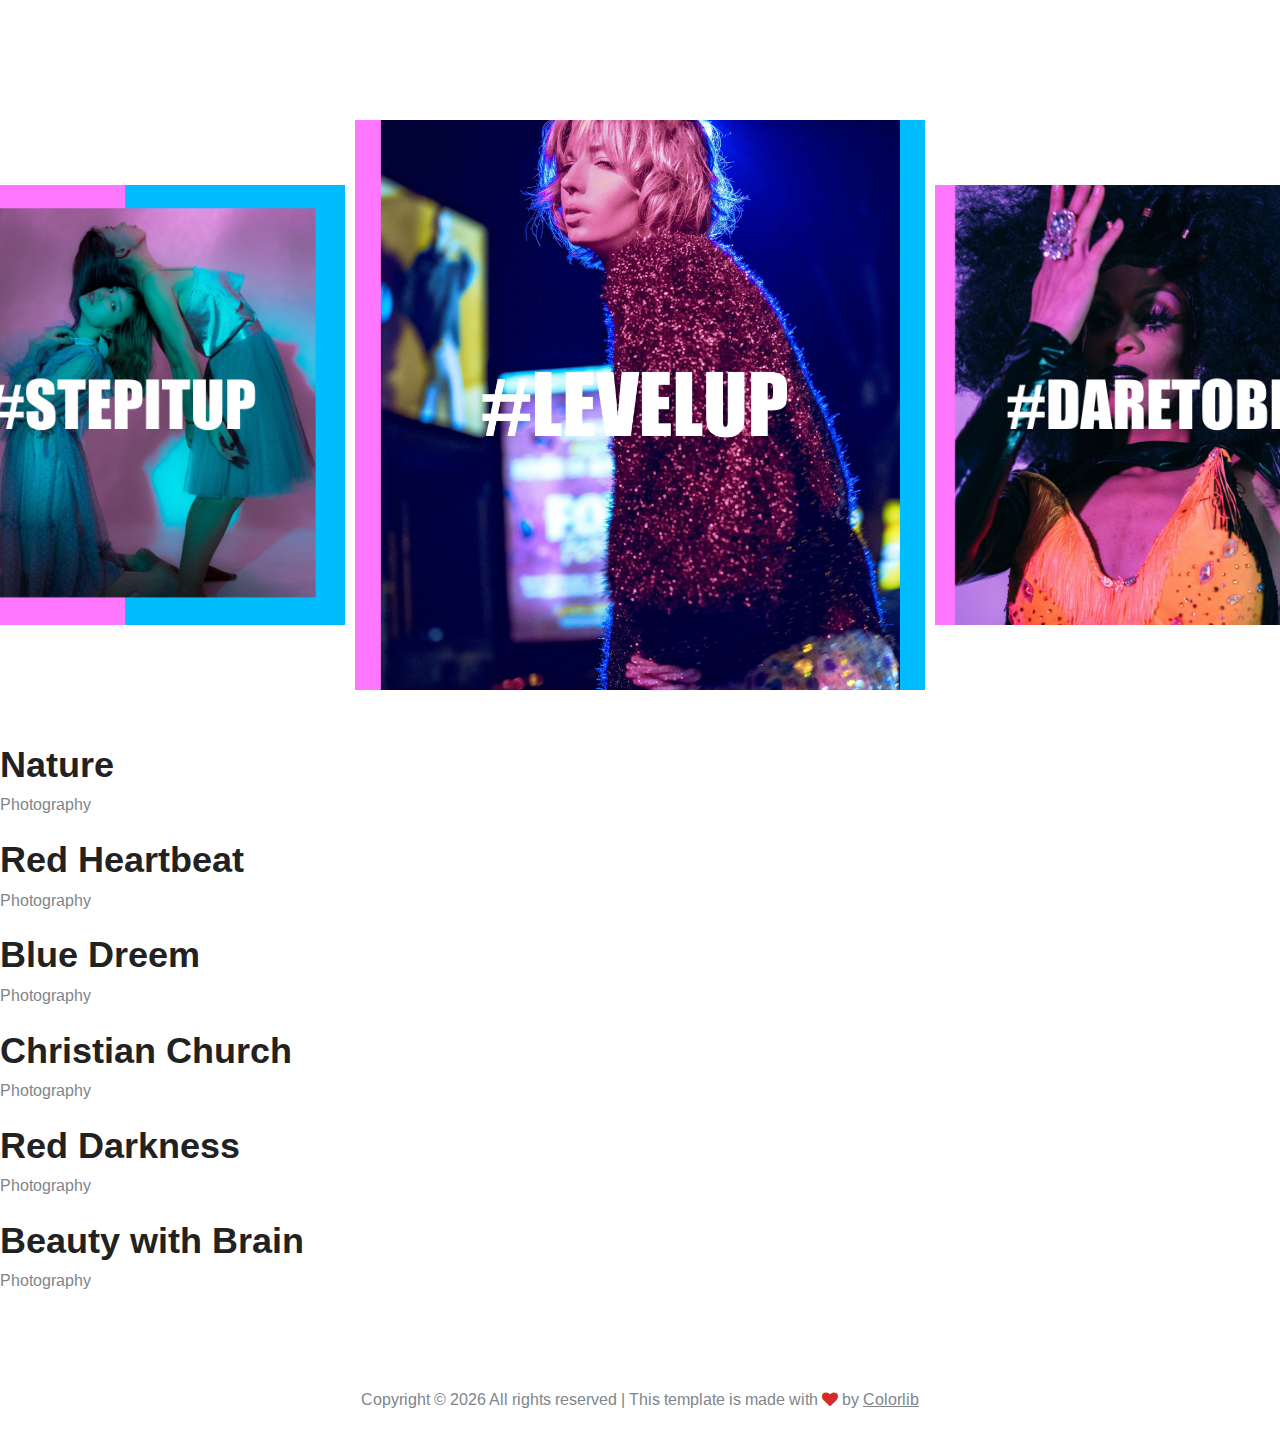
<file: boto-master/social.html>
<!DOCTYPE html>
<html lang="zxx">
<head>
	<title>Boto | Photography HTML Template</title>
	<meta charset="UTF-8">
	<meta name="description" content="Boto Photo Studio HTML Template">
	<meta name="keywords" content="photo, html">
	<meta name="viewport" content="width=device-width, initial-scale=1.0">
	<!-- Stylesheets -->
	<link rel="stylesheet" href="css/bootstrap.min.css"/>
	<link rel="stylesheet" href="css/font-awesome.min.css"/>
	<link rel="stylesheet" href="css/slicknav.min.css"/>
	<link rel="stylesheet" href="css/fresco.css"/>
	<link rel="stylesheet" href="css/slick.css"/>

	<!-- Main Stylesheets -->
	<link rel="stylesheet" href="css/style.css"/>


	<!--[if lt IE 9]>
		<script src="https://oss.maxcdn.com/html5shiv/3.7.2/html5shiv.min.js"></script>
		<script src="https://oss.maxcdn.com/respond/1.4.2/respond.min.js"></script>
	<![endif]-->

</head>
<body>
	<!-- Page Preloder -->
	
	<!-- Header Section end -->

	<!-- Hero Section -->
	<section class="hero__section">
		<div class="hero-slider">
			<div class="slide-item">
				<a class="fresco" href="img/gallery/Insta4.jpeg" data-fresco-group="projects">
					<img src="img/gallery/Insta4.jpeg" alt="">
				</a>
			</div>
			<div class="slide-item">
				<a class="fresco" href="img/gallery/Insta5.jpeg" data-fresco-group="projects">
					<img src="img/gallery/Insta5.jpeg" alt="">
					</a>
			</div>
			<div class="slide-item">
				<a class="fresco" href="img/gallery/Insta7.jpeg" data-fresco-group="projects">
					<img src="img/gallery/Insta7.jpeg" alt="">
				</a>	
			</div>
			<div class="slide-item">
				<a class="fresco" href="img/gallery/Insta6.jpeg" data-fresco-group="projects">
					<img src="img/gallery/Insta6.jpeg" alt="">
				</a>	
			</div>
			<div class="slide-item">
				<a class="fresco" href="img/gallery/Insta2.jpeg" data-fresco-group="projects">
					<img src="img/gallery/Insta2.jpeg" alt="">
				</a>	
			</div>
			<div class="slide-item">
				<a class="fresco" href="img/gallery/Insta3.jpeg" data-fresco-group="projects">
					<img src="img/gallery/Insta3.jpeg" alt="">
				</a>	
			</div>
			<div class="slide-item">
				<a class="fresco" href="img/gallery/Insta1.jpeg" data-fresco-group="projects">
					<img src="img/gallery/Insta1.jpeg" alt="insta">
				</a>	
			</div>
		</div>
		<div class="hero-text-slider"> 
		</div>
			<div class="text-item">
				<h2>Nature</h2>
				<p>Photography</p>
			</div>
			<div class="text-item">
				<h2>Red Heartbeat</h2>
				<p>Photography</p>
			</div>
			<div class="text-item">
				<h2>Blue Dreem</h2>
				<p>Photography</p>
			</div>
			<div class="text-item">
				<h2>Christian Church</h2>
				<p>Photography</p>
			</div>
			<div class="text-item">
				<h2>Red Darkness</h2>
				<p>Photography</p>
			</div>
			<div class="text-item">
				<h2>Beauty with Brain</h2>
				<p>Photography</p>
			</div>
			<div class="text-item">
				</div>
				
	</section>
	<!-- Hero Section end -->

	<!-- Footer Section -->
	<footer class="footer__section">
		<div class="container">
			<!-- Link back to Colorlib can't be removed. Template is licensed under CC BY 3.0. -->
			<div class="footer__copyright__text">
				<p>Copyright &copy; <script>document.write(new Date().getFullYear());</script> All rights reserved | This template is made with <i class="fa fa-heart" aria-hidden="true"></i> by <a href="https://colorlib.com" target="_blank">Colorlib</a></p>
			</div>
			<!-- Link back to Colorlib can't be removed. Template is licensed under CC BY 3.0. -->
		</div>
	</footer>
	<!-- Footer Section end -->

	<!-- Search Begin -->
	<div class="search-model">
		<div class="h-100 d-flex align-items-center justify-content-center">
			<div class="search-close-switch">+</div>
			<form class="search-model-form">
				<input type="text" id="search-input" placeholder="Search here.....">
			</form>
		</div>
	</div>
	<!-- Search End -->

	<!--====== Javascripts & Jquery ======-->
	<script src="js/vendor/jquery-3.2.1.min.js"></script>
	<script src="js/jquery.slicknav.min.js"></script>
	<script src="js/slick.min.js"></script>
	<script src="js/fresco.min.js"></script>
	<script src="js/main.js"></script>

	</body>
</html>
</file>
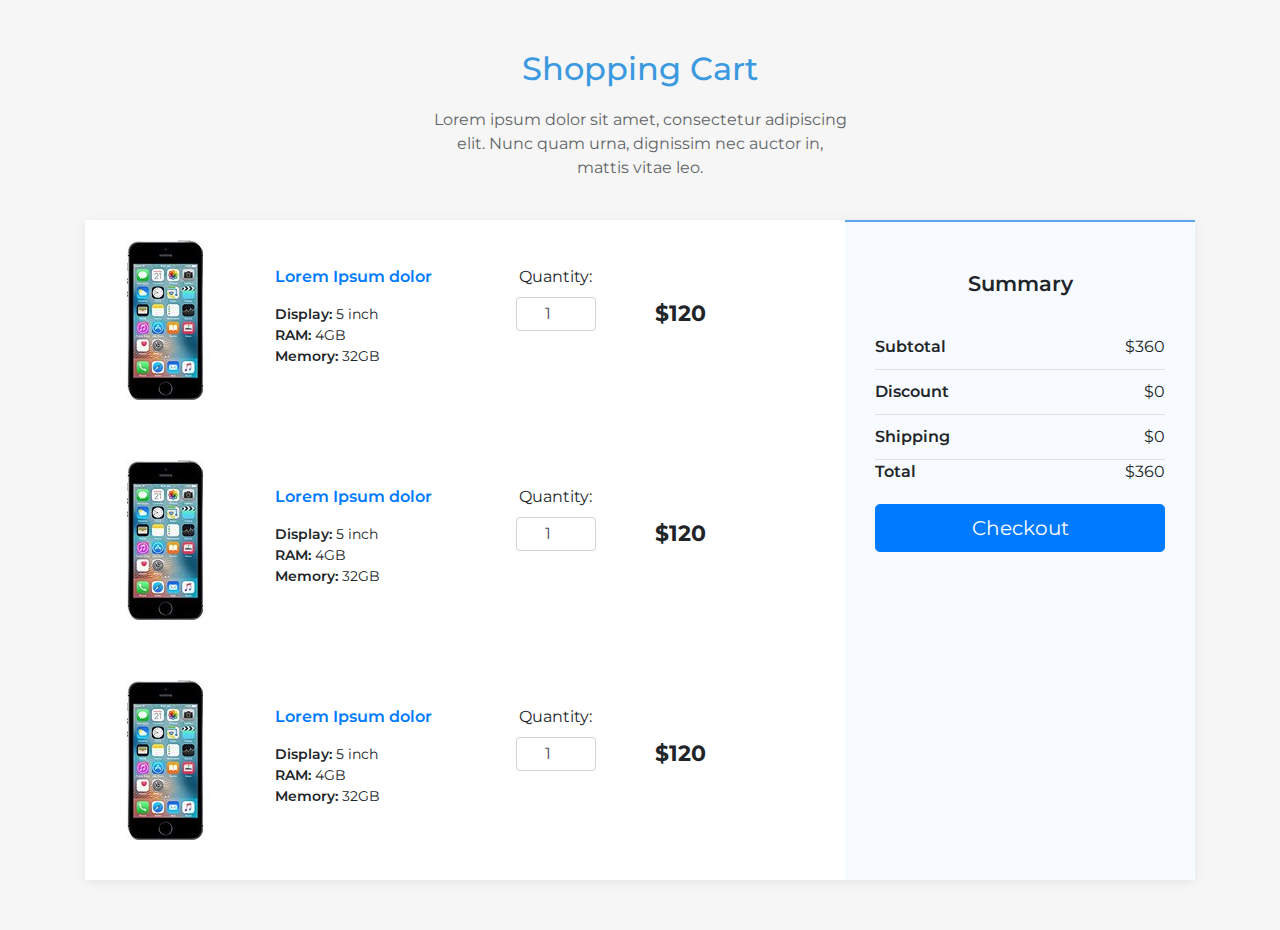
<file: shopping-cart/Page 1.html>
<!DOCTYPE html>
<html>
<head>
	<title>Shopping Cart</title>
	<meta charset="utf-8">
	<meta name="viewport" content="width=device-width, initial-scale=1">
	<link rel="stylesheet" href="https://maxcdn.bootstrapcdn.com/bootstrap/4.0.0/css/bootstrap.min.css"">
	<link href="https://fonts.googleapis.com/css?family=Montserrat" rel="stylesheet">
	<link rel="stylesheet" href="assets/css/style.css">
</head>
<body>
	<main class="page">
	 	<section class="shopping-cart dark">
	 		<div class="container">
		        <div class="block-heading">
		          <h2>Shopping Cart</h2>
		          <p>Lorem ipsum dolor sit amet, consectetur adipiscing elit. Nunc quam urna, dignissim nec auctor in, mattis vitae leo.</p>
		        </div>
		        <div class="content">
	 				<div class="row">
	 					<div class="col-md-12 col-lg-8">
	 						<div class="items">
				 				<div class="product">
				 					<div class="row">
					 					<div class="col-md-3">
					 						<img class="img-fluid mx-auto d-block image" src="assets/img/image.jpg">
					 					</div>
					 					<div class="col-md-8">
					 						<div class="info">
						 						<div class="row">
							 						<div class="col-md-5 product-name">
							 							<div class="product-name">
								 							<a href="#">Lorem Ipsum dolor</a>
								 							<div class="product-info">
									 							<div>Display: <span class="value">5 inch</span></div>
									 							<div>RAM: <span class="value">4GB</span></div>
									 							<div>Memory: <span class="value">32GB</span></div>
									 						</div>
									 					</div>
							 						</div>
							 						<div class="col-md-4 quantity">
							 							<label for="quantity">Quantity:</label>
							 							<input id="quantity" type="number" value ="1" class="form-control quantity-input">
							 						</div>
							 						<div class="col-md-3 price">
							 							<span>$120</span>
							 						</div>
							 					</div>
							 				</div>
					 					</div>
					 				</div>
				 				</div>
				 				<div class="product">
				 					<div class="row">
					 					<div class="col-md-3">
					 						<img class="img-fluid mx-auto d-block image" src="assets/img/image.jpg">
					 					</div>
					 					<div class="col-md-8">
					 						<div class="info">
						 						<div class="row">
							 						<div class="col-md-5 product-name">
							 							<div class="product-name">
								 							<a href="#">Lorem Ipsum dolor</a>
								 							<div class="product-info">
									 							<div>Display: <span class="value">5 inch</span></div>
									 							<div>RAM: <span class="value">4GB</span></div>
									 							<div>Memory: <span class="value">32GB</span></div>
									 						</div>
									 					</div>
							 						</div>
							 						<div class="col-md-4 quantity">
							 							<label for="quantity">Quantity:</label>
							 							<input id="quantity" type="number" value ="1" class="form-control quantity-input">
							 						</div>
							 						<div class="col-md-3 price">
							 							<span>$120</span>
							 						</div>
							 					</div>
							 				</div>
					 					</div>
					 				</div>
				 				</div>
				 				<div class="product">
				 					<div class="row">
					 					<div class="col-md-3">
					 						<img class="img-fluid mx-auto d-block image" src="assets/img/image.jpg">
					 					</div>
					 					<div class="col-md-8">
					 						<div class="info">
						 						<div class="row">
							 						<div class="col-md-5 product-name">
							 							<div class="product-name">
								 							<a href="#">Lorem Ipsum dolor</a>
								 							<div class="product-info">
									 							<div>Display: <span class="value">5 inch</span></div>
									 							<div>RAM: <span class="value">4GB</span></div>
									 							<div>Memory: <span class="value">32GB</span></div>
									 						</div>
									 					</div>
							 						</div>
							 						<div class="col-md-4 quantity">
							 							<label for="quantity">Quantity:</label>
							 							<input id="quantity" type="number" value ="1" class="form-control quantity-input">
							 						</div>
							 						<div class="col-md-3 price">
							 							<span>$120</span>
							 						</div>
							 					</div>
							 				</div>
					 					</div>
					 				</div>
				 				</div>
				 			</div>
			 			</div>
			 			<div class="col-md-12 col-lg-4">
			 				<div class="summary">
			 					<h3>Summary</h3>
			 					<div class="summary-item"><span class="text">Subtotal</span><span class="price">$360</span></div>
			 					<div class="summary-item"><span class="text">Discount</span><span class="price">$0</span></div>
			 					<div class="summary-item"><span class="text">Shipping</span><span class="price">$0</span></div>
			 					<div class="summary-item"><span class="text">Total</span><span class="price">$360</span></div>
			 					<button type="button" class="btn btn-primary btn-lg btn-block">Checkout</button>
				 			</div>
			 			</div>
		 			</div> 
		 		</div>
	 		</div>
		</section>
	</main>
</body>
<script src="https://code.jquery.com/jquery-3.2.1.min.js"></script>
<script src="https://maxcdn.bootstrapcdn.com/bootstrap/4.0.0/js/bootstrap.min.js"></script>
</body>
</html>
</file>
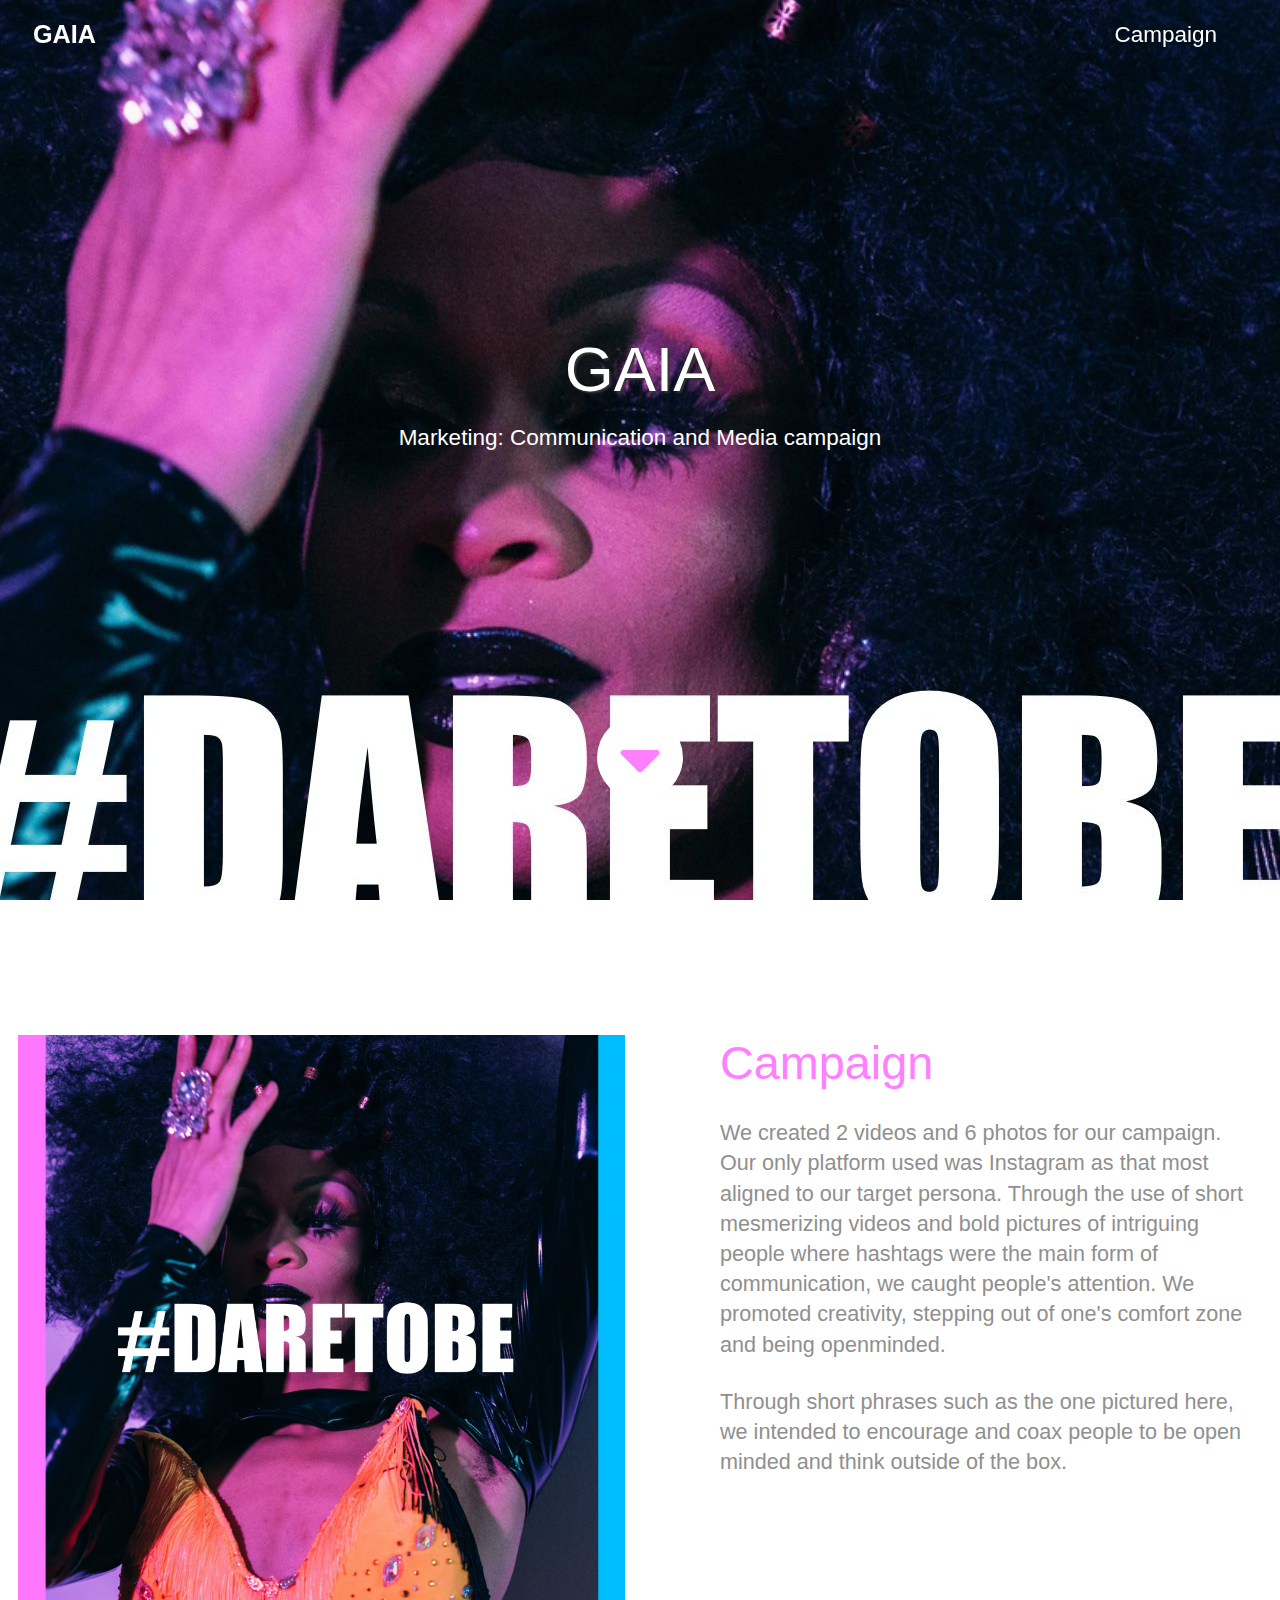
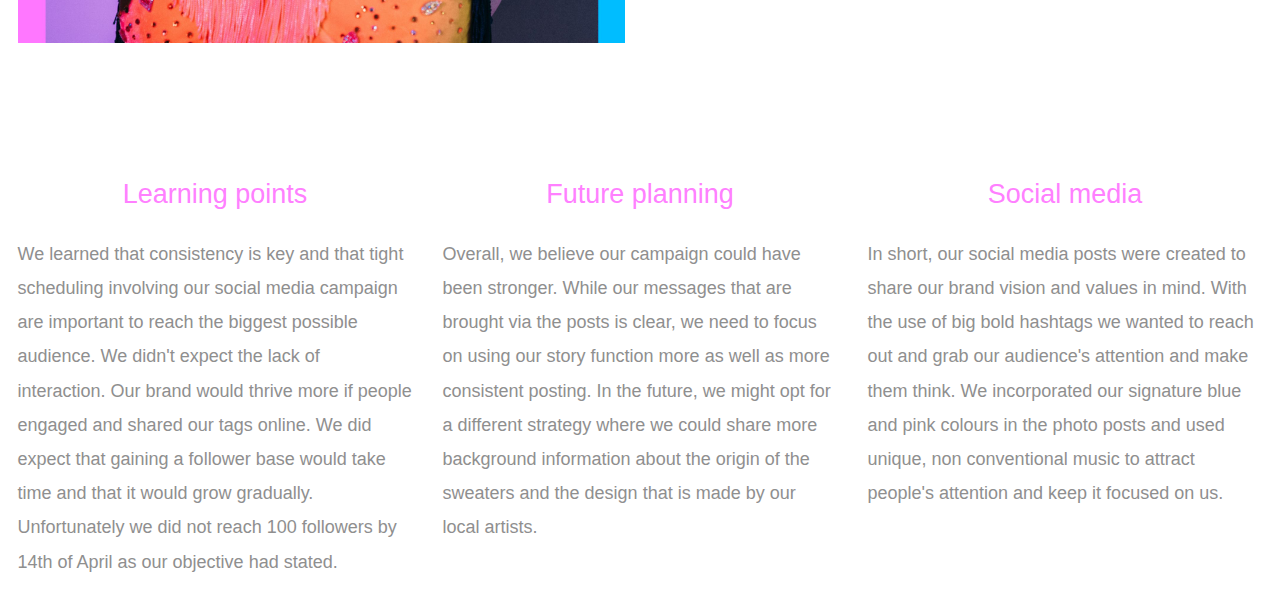
<file: thetown-master/Marketing.html>
<!DOCTYPE html>
<html lang="en">
  <head>
    <meta charset="UTF-8" />
    <meta name="viewport" content="width=device-width, initial-scale=1.0" />
    <meta http-equiv="X-UA-Compatible" content="ie=edge" />
    <title>The Town HTML CSS Template</title>
    <link rel="stylesheet" href="fontawesome-5.5/css/all.min.css" />
    <link rel="stylesheet" href="slick/slick.css">
    <link rel="stylesheet" href="slick/slick-theme.css">
    <link rel="stylesheet" href="magnific-popup/magnific-popup.css">
    <link rel="stylesheet" href="css/bootstrap.min.css" />
    <link rel="stylesheet" href="css/templatemo-style.css" />
    <!--
	The Town
	https://templatemo.com/tm-525-the-town
	-->
  </head>
  <body>    
    <!-- Hero section -->
    <section id="hero" class="text-white tm-font-big tm-parallax">
      <!-- Navigation -->
      <nav class="navbar navbar-expand-md tm-navbar" id="tmNav">              
        <div class="container">   
          <div class="tm-next">
              <a href="#hero" class="navbar-brand">GAIA</a>
          </div>             
            
          <button class="navbar-toggler" type="button" data-toggle="collapse" data-target="#navbarSupportedContent" aria-controls="navbarSupportedContent" aria-expanded="false" aria-label="Toggle navigation">
            <i class="fas fa-bars navbar-toggler-icon"></i>
          </button>
          <div class="collapse navbar-collapse" id="navbarSupportedContent">
            <ul class="navbar-nav ml-auto">
              <li class="nav-item">
                  <a class="nav-link tm-nav-link" href="#introduction">Campaign</a>
              </li>
              <li class="nav-item">

              </li>
                                 
            </ul>
          </div>        
        </div>
      </nav>
      
      <div class="text-center tm-hero-text-container">
        <div class="tm-hero-text-container-inner">
            <h2 class="tm-hero-title">GAIA</h2>
            <p class="tm-hero-subtitle">
              Marketing: Communication and Media campaign
              <br />
            </p>
        </div>        
      </div>

      <div class="tm-next tm-intro-next">
        <a href="#introduction" class="text-center tm-down-arrow-link">
          <i class="fas fa-3x fa-caret-down tm-down-arrow"></i>
        </a>
      </div>      
    </section>

    <section id="introduction" class="tm-section-pad-top">
      <div class="container">
        <div class="row">
          <div class="col-lg-6">
            <img src="img/Insta5.jpeg" alt="Image" class="img-fluid tm-intro-img" />
          </div>
          <div class="col-lg-6">
            <div class="tm-intro-text-container">
                <h2 class="tm-text-primary mb-4 tm-section-title">Campaign</h2>
                <p class="mb-4 tm-intro-text">
					We created 2 videos and 6 photos for our campaign. Our only platform used was Instagram as that most aligned to our target persona. Through the use of short mesmerizing videos and bold pictures of intriguing people where hashtags were the main form of communication, we caught people's attention. We promoted creativity, stepping out of one's comfort zone and being openminded. 
               
              </p>
                <p class="mb-5 tm-intro-text">
                  Through short phrases such as the one pictured here, we intended to encourage and coax people to be open minded and think outside of the box.
                   </p>
                <div class="tm-next">
                 
                </div>
            </div>
          </div>
        </div>

        <div class="row tm-section-pad-top">
          <div class="col-lg-4">
            
            <h4 class="text-center tm-text-primary mb-4">Learning points</h4>
            <p>
				We learned that consistency is key and that tight scheduling involving our social media campaign are important to reach the biggest possible audience. We didn't expect the lack of interaction. Our brand would thrive more if people engaged and shared our tags online. We did expect that gaining a follower base would take time and that it would grow gradually. Unfortunately we did not reach 100 followers by 14th of April as our objective had stated.
           
            </p>
          </div>
        
        <div class="col-lg-4 mt-5 mt-lg-0">
          
          <h4 class="text-center tm-text-primary mb-4">Future planning</h4>
          <p>
			  Overall, we believe our campaign could have been stronger. While our messages that are brought via the posts is clear, we need to focus on using our story function more as well as more consistent posting. In the future, we might opt for a different strategy where we could share more background information about the origin of the sweaters and the design that is made by our local artists. 
           
          </p>
        </div>
        <div class="col-lg-4 mt-5 mt-lg-0">
          
          <h4 class="text-center tm-text-primary mb-4">Social media</h4>
          <p>
            In short, our social media posts were created to share our brand vision and values in mind. With the use of big bold hashtags we wanted to reach out and grab our audience's attention and make them think. We incorporated our signature blue and pink colours in the photo posts and used unique, non conventional music to attract people's attention and keep it focused on us. 
          </p>
		  </div>
        </div>
      </div>
    </section>
		

       
            
      
    
    <script src="js/jquery-1.9.1.min.js"></script>     
    <script src="slick/slick.min.js"></script>
    <script src="magnific-popup/jquery.magnific-popup.min.js"></script>
    <script src="js/jquery.singlePageNav.min.js"></script>     
    <script src="js/bootstrap.min.js"></script> 
    <script>

      function getOffSet(){
        var _offset = 450;
        var windowHeight = window.innerHeight;

        if(windowHeight > 500) {
          _offset = 400;
        } 
        if(windowHeight > 680) {
          _offset = 300
        }
        if(windowHeight > 830) {
          _offset = 210;
        }

        return _offset;
      }

      function setParallaxPosition($doc, multiplier, $object){
        var offset = getOffSet();
        var from_top = $doc.scrollTop(),
          bg_css = 'center ' +(multiplier * from_top - offset) + 'px';
        $object.css({"background-position" : bg_css });
      }

      // Parallax function
      // Adapted based on https://codepen.io/roborich/pen/wpAsm        
      var background_image_parallax = function($object, multiplier, forceSet){
        multiplier = typeof multiplier !== 'undefined' ? multiplier : 0.5;
        multiplier = 1 - multiplier;
        var $doc = $(document);
        // $object.css({"background-attatchment" : "fixed"});

        if(forceSet) {
          setParallaxPosition($doc, multiplier, $object);
        } else {
          $(window).scroll(function(){          
            setParallaxPosition($doc, multiplier, $object);
          });
        }
      };

      var background_image_parallax_2 = function($object, multiplier){
        multiplier = typeof multiplier !== 'undefined' ? multiplier : 0.5;
        multiplier = 1 - multiplier;
        var $doc = $(document);
        $object.css({"background-attachment" : "fixed"});
        $(window).scroll(function(){
          var firstTop = $object.offset().top,
              pos = $(window).scrollTop(),
              yPos = Math.round((multiplier * (firstTop - pos)) - 186);              

          var bg_css = 'center ' + yPos + 'px';

          $object.css({"background-position" : bg_css });
        });
      };
      
      $(function(){
        // Hero Section - Background Parallax
        background_image_parallax($(".tm-parallax"), 0.30, false);
        background_image_parallax_2($("#contact"), 0.80);   
        
        // Handle window resize
        window.addEventListener('resize', function(){
          background_image_parallax($(".tm-parallax"), 0.30, true);
        }, true);

        // Detect window scroll and update navbar
        $(window).scroll(function(e){          
          if($(document).scrollTop() > 120) {
            $('.tm-navbar').addClass("scroll");
          } else {
            $('.tm-navbar').removeClass("scroll");
          }
        });
        
        // Close mobile menu after click 
        $('#tmNav a').on('click', function(){
          $('.navbar-collapse').removeClass('show'); 
        })

        // Scroll to corresponding section with animation
        $('#tmNav').singlePageNav();        
        
        // Add smooth scrolling to all links
        // https://www.w3schools.com/howto/howto_css_smooth_scroll.asp
        $("a").on('click', function(event) {
          if (this.hash !== "") {
            event.preventDefault();
            var hash = this.hash;

            $('html, body').animate({
              scrollTop: $(hash).offset().top
            }, 400, function(){
              window.location.hash = hash;
            });
          } // End if
        });

        // Pop up
        $('.tm-gallery').magnificPopup({
          delegate: 'a',
          type: 'image',
          gallery: { enabled: true }
        });

        // Gallery
        $('.tm-gallery').slick({
          dots: true,
          infinite: false,
          slidesToShow: 5,
          slidesToScroll: 2,
          responsive: [
          {
            breakpoint: 1199,
            settings: {
              slidesToShow: 4,
              slidesToScroll: 2
            }
          },
          {
            breakpoint: 991,
            settings: {
              slidesToShow: 3,
              slidesToScroll: 2
            }
          },
          {
            breakpoint: 767,
            settings: {
              slidesToShow: 2,
              slidesToScroll: 1
            }
          },
          {
            breakpoint: 480,
            settings: {
              slidesToShow: 1,
              slidesToScroll: 1
            }
          }
        ]
        });
      });
    </script>
  </body>
</html>
</file>
<file: shopping-cart/assets/css/style.css>
.shopping-cart{
	padding-bottom: 50px;
	font-family: 'Montserrat', sans-serif;
}

.shopping-cart.dark{
	background-color: #f6f6f6;
}

.shopping-cart .content{
	box-shadow: 0px 2px 10px rgba(0, 0, 0, 0.075);
	background-color: white;
}

.shopping-cart .block-heading{
    padding-top: 50px;
    margin-bottom: 40px;
    text-align: center;
}

.shopping-cart .block-heading p{
	text-align: center;
	max-width: 420px;
	margin: auto;
	opacity:0.7;
}

.shopping-cart .dark .block-heading p{
	opacity:0.8;
}

.shopping-cart .block-heading h1,
.shopping-cart .block-heading h2,
.shopping-cart .block-heading h3 {
	margin-bottom:1.2rem;
	color: #3b99e0;
}

.shopping-cart .items{
	margin: auto;
}

.shopping-cart .items .product{
	margin-bottom: 20px;
	padding-top: 20px;
	padding-bottom: 20px;
}

.shopping-cart .items .product .info{
	padding-top: 0px;
	text-align: center;
}

.shopping-cart .items .product .info .product-name{
	font-weight: 600;
}

.shopping-cart .items .product .info .product-name .product-info{
	font-size: 14px;
	margin-top: 15px;
}

.shopping-cart .items .product .info .product-name .product-info .value{
	font-weight: 400;
}

.shopping-cart .items .product .info .quantity .quantity-input{
    margin: auto;
    width: 80px;
}

.shopping-cart .items .product .info .price{
	margin-top: 15px;
    font-weight: bold;
    font-size: 22px;
 }

.shopping-cart .summary{
	border-top: 2px solid #5ea4f3;
    background-color: #f7fbff;
    height: 100%;
    padding: 30px;
}

.shopping-cart .summary h3{
	text-align: center;
	font-size: 1.3em;
	font-weight: 600;
	padding-top: 20px;
	padding-bottom: 20px;
}

.shopping-cart .summary .summary-item:not(:last-of-type){
	padding-bottom: 10px;
	padding-top: 10px;
	border-bottom: 1px solid rgba(0, 0, 0, 0.1);
}

.shopping-cart .summary .text{
	font-size: 1em;
	font-weight: 600;
}

.shopping-cart .summary .price{
	font-size: 1em;
	float: right;
}

.shopping-cart .summary button{
	margin-top: 20px;
}

@media (min-width: 768px) {
	.shopping-cart .items .product .info {
		padding-top: 25px;
		text-align: left; 
	}

	.shopping-cart .items .product .info .price {
		font-weight: bold;
		font-size: 22px;
		top: 17px; 
	}

	.shopping-cart .items .product .info .quantity {
		text-align: center; 
	}
	.shopping-cart .items .product .info .quantity .quantity-input {
		padding: 4px 10px;
		text-align: center; 
	}
}
</file>
<file: boto-master/css/style.css>
/* =================================
------------------------------------
  Boto | Photography HTML Template
  Version: 1.0
  Copyright By: ColorLib
 ------------------------------------
 ====================================*/

/*----------------------------------------*/
/* Template default CSS
/*----------------------------------------*/

@import url("https://fonts.googleapis.com/css2?family=Arimo:ital,wght@0,400;0,700;1,400;1,700&display=swap");


html,
body {
	height: 100%;
	font-family: "Arimo", sans-serif;
	-webkit-font-smoothing: antialiased;
}

h1,
h2,
h3,
h4,
h5,
h6 {
	margin: 0;
	color: #222222;
	font-family: "Arimo", sans-serif;
	font-weight: 700;
}

h1 {
	font-size: 70px;
}

h2 {
	font-size: 36px;
	line-height: 1.4;
}

h3 {
	font-size: 30px;
}

h4 {
	font-size: 24px;
}

h5 {
	font-size: 18px;
}

h6 {
	font-size: 16px;
}

p {
	font-size: 16px;
	color: #7E858B;
	line-height: 1.8;
}

img {
	max-width: 100%;
}

input:focus,
select:focus,
button:focus,
textarea:focus {
	outline: none;
}

a:hover,
a:focus {
	text-decoration: none;
	outline: none;
}

ul,
ol {
	padding: 0;
	margin: 0;
}

@media (min-width: 1200px) {
	.container {
		max-width: 1200px;
	}
}

/* Preloder */

#preloder {
	position: fixed;
	width: 100%;
	height: 100%;
	top: 0;
	left: 0;
	z-index: 999999;
	background: #ffffff;
}

.loader {
	width: 40px;
	height: 40px;
	position: absolute;
	top: 50%;
	left: 50%;
	margin-top: -13px;
	margin-left: -13px;
	border-radius: 60px;
	animation: loader 0.8s linear infinite;
	-webkit-animation: loader 0.8s linear infinite;
}

@keyframes loader {
	0% {
		-webkit-transform: rotate(0deg);
		transform: rotate(0deg);
		border: 4px solid #f44336;
		border-left-color: transparent;
	}
	50% {
		-webkit-transform: rotate(180deg);
		transform: rotate(180deg);
		border: 4px solid #673ab7;
		border-left-color: transparent;
	}
	100% {
		-webkit-transform: rotate(360deg);
		transform: rotate(360deg);
		border: 4px solid #f44336;
		border-left-color: transparent;
	}
}

@-webkit-keyframes loader {
	0% {
		-webkit-transform: rotate(0deg);
		border: 4px solid #f44336;
		border-left-color: transparent;
	}
	50% {
		-webkit-transform: rotate(180deg);
		border: 4px solid #673ab7;
		border-left-color: transparent;
	}
	100% {
		-webkit-transform: rotate(360deg);
		border: 4px solid #f44336;
		border-left-color: transparent;
	}
}

/*---------------------
   Helper CSS
 -----------------------*/

.section-title {
	text-align: center;
	margin-bottom: 55px;
}

.section-title img {
	margin-bottom: 15px;
}

.section-title h2 {
	font-weight: 400;
	font-size: 38px;
	text-transform: uppercase;
}

.section-title p {
	padding-top: 15px;
	margin-bottom: 0;
}

.set-bg {
	background-repeat: no-repeat;
	background-size: cover;
	background-position: top center;
}

.spad {
	padding-top: 100px;
	padding-bottom: 100px;
}

.text-white h1,
.text-white h2,
.text-white h3,
.text-white h4,
.text-white h5,
.text-white h6,
.text-white p,
.text-white span,
.text-white li,
.text-white a {
	color: #fff;
}

/*---------------------
  Commom elements
-----------------------*/

.site-btn {
	display: inline-block;
	font-size: 16px;
	padding: 16px 15px;
	min-width: 180px;
	color: #fff;
	background: #8DB952;
	line-height: 1;
	text-align: center;
	font-weight: 700;
	border: none;
	border-radius: 2px;
}

.site-btn i {
	font-size: 24px;
	position: relative;
	top: 5px;
	margin-left: 4px;
}

.site-btn:hover {
	color: #fff;
}

.section__title {
	text-align: center;
	padding-bottom: 40px;
	margin-bottom: 45px;
	position: relative;
}

.section__title:after {
	position: absolute;
	content: "";
	width: 60px;
	height: 4px;
	left: calc(50% - 30px);
	bottom: 0;
	background: #8DB952;
}

.section__title h2 {
	margin-bottom: 0;
	text-transform: uppercase;
}

@media (max-width: 576px) {
	.section__title h2 {
		font-size: 24px;
	}
}

.search-model {
	display: none;
	position: fixed;
	width: 100%;
	height: 100%;
	left: 0;
	top: 0;
	background: #ffffff;
	z-index: 99999;
}

.search-model-form {
	padding: 0 15px;
}

.search-model-form input {
	width: 500px;
	font-size: 34px;
	border: none;
	border-bottom: 2px solid #ededed;
	background: 0 0;
	color: #999;
}

@media (max-width: 576px) {
	.search-model-form input {
		width: 100%;
		font-size: 24px;
	}
}

.search-close-switch {
	position: absolute;
	width: 50px;
	height: 50px;
	background: #333;
	color: #fff;
	text-align: center;
	border-radius: 50%;
	font-size: 39px;
	line-height: 28px;
	top: 30px;
	cursor: pointer;
	-webkit-transform: rotate(45deg);
	-ms-transform: rotate(45deg);
	transform: rotate(45deg);
	display: -webkit-box;
	display: -ms-flexbox;
	display: flex;
	-webkit-box-align: center;
	-ms-flex-align: center;
	align-items: center;
	-webkit-box-pack: center;
	-ms-flex-pack: center;
	justify-content: center;
}

.pt83 {
	padding-top: 83px;
}

/*---------------------
   Header section
 -----------------------*/

.header {
	padding: 40px 45px 0;
	padding-top: 40px;
}

@media (max-width: 576px) {
	.header {
		padding: 40px 0 0;
	}
}

@media (max-width: 576px) {
	.header__social {
		display: none;
	}
}

.header__social a,
.header__switches a {
	display: inline-block;
	color: #222222;
	padding-top: 5px;
	margin-right: 15px;
	font-size: 16px;
}

.header__social a:last-child,
.header__switches a:last-child {
	margin-right: 0;
}

.header__social a.nav-switch,
.header__switches a.nav-switch {
	display: none;
	width: 40px;
	height: 40px;
	border-radius: 50%;
	background: #e1e1e1;
	text-align: center;
	padding-top: 9px;
	margin-top: -9px;
}

@media (max-width: 576px) {
	.header__social a.nav-switch,
	.header__switches a.nav-switch {
		display: inline-block;
	}
}

.header__switches {
	text-align: right;
}

@media (max-width: 576px) {
	.header__switches {
		text-align: center;
		padding-top: 20px;
	}
}

/*----------
   Menu
 ---------*/

.main__menu {
	position: relative;
	right: 0;
	padding-top: 25px;
	text-align: center;
}

@media (max-width: 576px) {
	.main__menu .nav__menu {
		display: none;
	}
}

.main__menu .nav__menu>li {
	display: inline-block;
	position: relative;
}

.main__menu .nav__menu>li:last-child a {
	margin-right: 0;
}

.main__menu .nav__menu>li>a {
	position: relative;
	font-size: 16px;
	color: #7E858B;
	font-weight: 700;
	padding: 5px 2px;
	margin-right: 40px;
	text-transform: uppercase;
}

@media only screen and (min-width: 576px) and (max-width: 767px) {
	.main__menu .nav__menu>li>a {
		margin-right: 20px;
	}
}

.main__menu .nav__menu>li>a:after {
	position: absolute;
	content: "";
	width: 0;
	height: 6px;
	left: 0;
	bottom: 8px;
	background: #8DB952;
	z-index: -1;
	-webkit-transition: 0.3s;
	-o-transition: 0.3s;
	transition: 0.3s;
}

.main__menu .nav__menu>li>a.menu--active {
	color: #222222;
}

.main__menu .nav__menu>li>a.menu--active:after {
	width: 100%;
}

.main__menu .nav__menu>li:hover a {
	color: #222222;
}

.main__menu .nav__menu>li:hover a:after {
	width: 100%;
}

.main__menu .nav__menu>li:hover .sub__menu {
	top: 100%;
	opacity: 1;
	visibility: visible;
	margin-top: 15px;
}

.main__menu .nav__menu>li .sub__menu {
	position: absolute;
	text-align: left;
	padding: 10px 0;
	width: 170px;
	left: 0;
	top: 100%;
	margin-top: 50px;
	-webkit-box-shadow: 0 9px 50px rgba(0, 0, 0, 0.1);
	box-shadow: 0 9px 50px rgba(0, 0, 0, 0.1);
	background: #fff;
	opacity: 0;
	visibility: hidden;
	z-index: 99;
	-webkit-transition: all 0.4s;
	-o-transition: all 0.4s;
	transition: all 0.4s;
}

.main__menu .nav__menu>li .sub__menu:after {
	position: absolute;
	content: "";
	width: 100%;
	height: 25px;
	left: 0;
	top: -25px;
}

.main__menu .nav__menu>li .sub__menu>li {
	display: block;
}

.main__menu .nav__menu>li .sub__menu>li>a {
	display: block;
	display: block;
	padding: 5px 15px;
	color: #7E858B;
	text-transform: none;
	margin: 0;
	font-size: 14px;
	font-weight: 700;
}

.main__menu .nav__menu>li .sub__menu>li>a:hover {
	color: #222222;
}

.main__menu .nav__menu>li .sub__menu>li>a:after {
	display: none;
}

.slicknav_menu {
	background: #f7f7f7;
	padding: 0;
	margin-bottom: 30px;
	text-align: left;
	display: none;
}

@media (max-width: 576px) {
	.slicknav_menu {
		display: block;
	}
}

.slicknav_btn {
	display: none;
}

.slicknav_nav ul {
	margin: 0;
}

.slicknav_nav .slicknav_row:hover {
	border-radius: 0;
	background: transparent;
	color: #222222;
}

.slicknav_nav a:hover {
	border-radius: 0;
	background: transparent;
	color: #222222;
}

.slicknav_nav .slicknav_row,
.slicknav_nav a {
	padding: 11px 25px;
	margin: 0;
	color: #222222;
	font-size: 16px;
	font-weight: 700;
	border-bottom: 1px solid #e9e9e9;
}

.slicknav_nav .slicknav_item a {
	border-bottom: none;
}

/*---------------------
   Hero section
 -----------------------*/

.hero__section {
	padding-top: 120px;
	margin-bottom: 90px;
}

@media (max-width: 576px) {
	.hero__section {
		padding-top: 30px;
	}
}

.slide-item {
	padding: 0 5px;
	outline: none;
	cursor: pointer;
}

.slick-center.slide-item img {
	padding: 0;
	-webkit-transition: all 0.4s ease 0s;
	-o-transition: all 0.4s ease 0s;
	transition: all 0.4s ease 0s;
}

.hero-slider .slick-track {
	-webkit-transition: all 0.1s;
	-o-transition: all 0.1s;
	transition: all 0.1s;
}

.slide-item img {
	height: 570px;
	padding: 65px 0;
	-webkit-transition: 0.4s;
	-o-transition: 0.4s;
	transition: 0.4s;
}

@media (max-width: 576px) {
	.slide-item img {
		padding: 0;
	}
}

.hero-text-slider {
	text-align: center;
	padding-top: 50px;
	max-width: 800px;
	margin: 0 auto;
}

/*---------------------
   Footer section
 -----------------------*/

.footer__copyright__text {
	text-align: center;
	padding-bottom: 5px;
}

.footer__copyright__text p {
	font-size: 16px;
}

.footer__copyright__text i {
	color: #d32a2a;
}

.footer__copyright__text a {
	color: #7E858B;
	text-decoration: underline;
}

.footer__copyright__text a:hover {
	color: #8DB952;
}

/*------------------
   About page
 ------------------*/

.about__page {
	padding: 90px 60px 150px;
}

@media (max-width: 576px) {
	.about__page {
		padding: 30px 0 150px;
	}
}

.about__title {
	display: inline-block;
	margin-bottom: 50px;
	position: relative;
}

.about__title:after {
	position: absolute;
	content: "";
	width: 100%;
	height: 6px;
	left: 0;
	bottom: 8px;
	background: #8DB952;
	opacity: 0.5;
	z-index: -1;
}

.about__text {
	padding-bottom: 50px;
}

.about__text img {
	padding-top: 20px;
}

.about__meta {
	overflow: hidden;
	margin-bottom: 35px;
}

.about__meta img {
	float: left;
	width: 100px;
	height: 100px;
	border-radius: 50%;
	margin-right: 15px;
	padding-top: 0;
}

.about__meta__info {
	overflow: hidden;
	padding-top: 25px;
}

.about__meta__info h5 {
	margin-bottom: 5px;
}

.about__meta__info p {
	text-transform: uppercase;
	font-size: 12px;
	color: #8DB952;
}

.experience__item {
	padding-top: 15px;
	margin-bottom: 20px;
}

.experience__item h4 {
	font-size: 20px;
	margin-bottom: 20px;
}

.skills__text {
	padding-bottom: 50px;
}

.skills__text p {
	margin-bottom: 40px;
}

.single-progress-item {
	margin-bottom: 30px;
}

.single-progress-item h6 {
	margin-bottom: 10px;
}

.progress-bar-style {
	height: 6px;
	background: #E8E8E8;
}

.progress-bar-style .bar-inner {
	height: 100%;
	background: #8DB952;
}

/*-------------------
   Gallery Page
 -------------------*/

.gallery__page {
	padding: 80px 15px 65px;
}

@media (max-width: 576px) {
	.gallery__page {
		padding: 30px 15px 65px;
	}
}

.gallery__warp {
	max-width: 1570px;
	margin: 0 auto;
}

.gallery__item {
	display: block;
	margin-bottom: 30px;
}

.gallery__item img {
	min-width: 100%;
}

.fr-position-outside {
	left: 0;
	top: 0;
	right: auto;
	bottom: auto;
}

.fr-position-text {
	color: #fff;
}

.fr-window-skin-fresco.fr-window-ui-outside .fr-close-background,
.fr-window-skin-fresco.fr-window-ui-outside .fr-close:hover .fr-close-background {
	background-color: transparent;
}

.fr-thumbnail-active {
	border: 2px solid #8DB952;
}

/*----------------
   Blog Page
 ----------------*/

.blog__page {
	padding: 90px 0 55px;
}

@media (max-width: 576px) {
	.blog__page {
		padding: 30px 0 55px;
	}
}

.blog__warp {
	max-width: 1570px;
	padding: 0 15px;
	margin: 0 auto;
}

.blog__item {
	height: 370px;
	position: relative;
	margin-bottom: 30px;
	background-position: center;
}

.blog__item.blog__item--long {
	height: 770px;
}

.blog__item::after {
	position: absolute;
	content: "";
	width: 100%;
	height: 100%;
	left: 0;
	top: 0;
	background: -webkit-gradient(linear, left top, left bottom, from(rgba(0, 0, 0, 0)), color-stop(43%, rgba(0, 0, 0, 0)), to(rgba(0, 0, 0, 0.49)));
	background: -o-linear-gradient(top, rgba(0, 0, 0, 0) 0%, rgba(0, 0, 0, 0) 43%, rgba(0, 0, 0, 0.49) 100%);
	background: linear-gradient(to bottom, rgba(0, 0, 0, 0) 0%, rgba(0, 0, 0, 0) 43%, rgba(0, 0, 0, 0.49) 100%);
}

@media (max-width: 576px),
only screen and (min-width: 576px) and (max-width: 767px) {
	.blog__item h3 {
		font-size: 22px;
	}
}

.blog__content {
	position: absolute;
	bottom: 30px;
	padding: 0 30px;
	z-index: 2;
}

.blog__content h4 {
	font-size: 22px;
}

.blog__content h4 a {
	color: #fff;
}

.blog__date {
	font-size: 12px;
	font-weight: 700;
	color: #fff;
	margin-bottom: 10px;
}

/*-------------------
   Blog Single Page
 --------------------*/

.blog__slider {
	padding: 70px 0 60px;
}

@media (max-width: 576px) {
	.blog__slider {
		padding: 30px 0 60px;
	}
}

.blog__slider .slick-track {
	margin-left: 380px;
}

@media only screen and (min-width: 768px) and (max-width: 991px) {
	.blog__slider .slick-track {
		margin-left: 250px;
	}
}

@media only screen and (min-width: 576px) and (max-width: 767px),
(max-width: 576px) {
	.blog__slider .slick-track {
		margin-left: 0;
	}
}

.blog__slider__item {
	outline: none;
	padding: 0 3px;
}

.blog__container {
	max-width: 1000px;
	padding: 0 15px;
	margin: 0 auto 30px;
}

.blog__container p {
	font-size: 18px;
}

.blog__container h4 {
	font-size: 22px;
	margin-bottom: 20px;
}

.blog__header {
	text-align: center;
}

.blog__cata {
	display: inline-block;
	font-size: 12px;
	font-weight: 700;
	padding: 4px 13px;
	border-radius: 2px;
	color: #fff;
	background: #8DB952;
	margin-bottom: 20px;
}

.blog__single__title {
	font-size: 44px;
	margin-bottom: 30px;
	line-height: 1.2;
}

.blog__metas {
	margin-bottom: 30px;
}

.blog__metas .blog__meta {
	position: relative;
	display: inline-block;
	margin-right: 18px;
	margin-bottom: 5px;
	padding-right: 20px;
	font-size: 14px;
	color: #7E858B;
}

.blog__metas .blog__meta:after {
	position: absolute;
	content: "|";
	font-size: 14px;
	right: 0;
	top: 0;
	color: #7E858B;
}

.blog__metas .blog__meta:last-child {
	margin-right: 0;
	padding-right: 0;
}

.blog__metas .blog__meta:last-child:after {
	display: none;
}

.blog__article blockquote {
	max-width: 1170px;
	margin: 50px auto;
	padding: 45px 45px 55px;
	background-color: #EAEFE5;
	background-image: url("../img/blog-single/quote.png");
	background-repeat: no-repeat;
	background-position: right 60px bottom -10px;
}

.blog__article blockquote p {
	color: #222222;
	font-size: 20px;
	line-height: 1.5;
	margin-bottom: 25px;
}

.blog__article blockquote h4 {
	font-size: 16px;
	margin-bottom: 10px;
}

.blog__article blockquote h5 {
	font-size: 14px;
	text-transform: uppercase;
	color: #8DB952;
	letter-spacing: 2px;
}

.blog__banner {
	max-width: 1170px;
	margin: 0 auto;
}

.blog__banner img {
	min-width: 100%;
}

.post__footer {
	border-top: 1px solid #E8E8E8;
	padding-top: 30px;
	margin-bottom: 70px;
}

.post__tags a {
	display: inline-block;
	font-family: "Raleway", sans-serif;
	color: #7E858B;
	font-size: 12px;
	font-weight: 700;
	padding: 5px 21px;
	margin-bottom: 5px;
	margin-right: 2px;
	background-color: #F3F3F3;
	-webkit-transition: 0.3s;
	-o-transition: 0.3s;
	transition: 0.3s;
}

.post__tags a:hover {
	background: #8DB952;
	color: #fff;
}

.post__share {
	text-align: right;
}

@media only screen and (min-width: 576px) and (max-width: 767px),
(max-width: 576px) {
	.post__share {
		text-align: left;
		padding-top: 35px;
	}
}

.post__share span {
	display: inline-block;
	font-size: 16px;
	font-weight: 700;
}

.post__share a {
	display: inline-block;
	font-size: 16px;
	color: #7E858B;
	margin-left: 30px;
}

.post__share a:first-child {
	margin-left: 0;
}

.comment__area {
	padding-bottom: 100px;
}

.comment__area h2 {
	margin-bottom: 40px;
}

.comment__form input,
.comment__form textarea {
	width: 100%;
	height: 50px;
	font-size: 16px;
	padding: 15px 20px;
	margin-bottom: 26px;
	color: #222222;
	border: 1px solid rgba(0, 0, 0, 0.1);
}

.comment__form input:focus,
.comment__form textarea:focus {
	border: 1px solid #8DB952;
}

.comment__form textarea {
	height: 110px;
	resize: none;
	margin-bottom: 50px;
}

.blog__details__comment {
	border-bottom: 1px solid #EBEBEB;
	padding-bottom: 30px;
}

.blog__details__comment h4 {
	color: #222222;
	text-transform: uppercase;
	margin-bottom: 50px;
}

.recent__post {
	padding: 75px 15px 60px;
	border-top: 1px solid #E8E8E8;
}

.recent__post h2 {
	margin-bottom: 65px;
}

.recent__post .blog__item {
	background-position: center;
}

/*----------------
   Contact Page
 ----------------*/

.contact__warp {
	max-width: 802px;
	padding: 170px 15px 130px;
	margin: 0 auto;
}

@media (max-width: 576px) {
	.contact__warp {
		padding: 30px 15px 130px;
	}
}

.contact__social {
	padding-top: 20px;
	margin-bottom: 40px;
}

.contact__social a {
	display: inline-block;
	text-align: center;
	width: 40px;
	height: 40px;
	padding-top: 8px;
	margin-right: 6px;
	color: #222222;
	border-radius: 50%;
	background: #E8E8E8;
	-webkit-transition: 0.3s;
	-o-transition: 0.3s;
	transition: 0.3s;
}

.contact__social a:hover {
	background: #8DB952;
	color: #ffffff;
}

.contact__text p {
	font-size: 18px;
	color: #222222;
}

.contact__form {
	padding-top: 20px;
}

.contact__form input,
.contact__form textarea {
	width: 100%;
	height: 50px;
	font-size: 16px;
	padding: 15px 20px;
	margin-bottom: 26px;
	color: #222222;
	border: 1px solid rgba(0, 0, 0, 0.1);
}

.contact__form input:focus,
.contact__form textarea:focus {
	border: 1px solid #8DB952;
}

.contact__form textarea {
	height: 110px;
	resize: none;
	margin-bottom: 50px;
}
</file>
<file: boto-master/css/fresco.css>
/* box-sizing */
.fr-window,
.fr-window [class^="fr-"],
.fr-overlay,
.fr-overlay [class^="fr-"],
.fr-spinner,
.fr-spinner [class^="fr-"] {
  box-sizing: border-box;
}

.fr-window {
  position: fixed;
  width: 100%;
  height: 100%;
  top: 0;
  left: 0;
  font: 13px/20px "Lucida Sans", "Lucida Sans Unicode", "Lucida Grande", Verdana,
    Arial, sans-serif;
  /* Chrome hack, this fixes a visual glitch when quickly toggling a video */
  transform: translateZ(0px);
}

/* z-index */
.fr-overlay {
  z-index: 99998;
}
.fr-window {
  z-index: 99999;
}
.fr-spinner {
  z-index: 100000;
}

/* overlay */
.fr-overlay {
  position: fixed;
  top: 0;
  left: 0;
  height: 100%;
  width: 100%;
}
.fr-overlay-background {
  float: left;
  width: 100%;
  height: 100%;
  background: #000;
  opacity: 0.9;
  filter: alpha(opacity=90);
}

.fr-overlay-ui-fullclick .fr-overlay-background {
  background: #292929;
  opacity: 1;
  filter: alpha(opacity=100);
}

/* mobile touch has position:absolute to allow zooming */
.fr-window.fr-mobile-touch,
.fr-overlay.fr-mobile-touch {
  position: absolute;
  overflow: visible;
}

/* some properties on the window are used to toggle things
 * like margin and the fullclick mode,
 * we reset those properties after measuring them
 */
.fr-measured {
  margin: 0 !important;
  min-width: 0 !important;
  min-height: 0 !important;
}

.fr-box {
  position: absolute;
  top: 0;
  left: 0;
  width: 100%;
  height: 100%;
}

.fr-pages {
  position: absolute;
  width: 100%;
  height: 100%;
  overflow: hidden;
  -webkit-user-select: none;
  -khtml-user-select: none;
  -moz-user-select: none;
  -ms-user-select: none;
  user-select: none;
}

.fr-page {
  position: absolute;
  width: 100%;
  height: 100%;
}

.fr-container {
  position: absolute;
  top: 0;
  left: 0;
  right: 0;
  bottom: 0;
  margin: 0;
  padding: 0;
  text-align: center;
}

.fr-hovering-clickable .fr-container {
  cursor: pointer;
}

/*
   padding:
   youtube & vimeo always have buttons on the outside
   side button = 72 = 54 + (2 * 9 margin)
   close button = 48
*/
/* padding ui:inside */
.fr-ui-inside .fr-container {
  padding: 20px 20px;
}
.fr-ui-inside.fr-no-sides .fr-container {
  padding: 20px;
}

/* padding ui:outside */
.fr-ui-outside .fr-container {
  padding: 20px 82px;
}
.fr-ui-outside.fr-no-sides .fr-container {
  padding: 20px 48px;
}

/* reduce padding on smaller screens */
@media all and (max-width: 700px) and (orientation: portrait),
  all and (orientation: landscape) and (max-height: 700px) {
  /* padding ui:inside */
  .fr-ui-inside .fr-container {
    padding: 12px 12px;
  }
  .fr-ui-inside.fr-no-sides .fr-container {
    padding: 12px;
  }

  /* padding ui:outside */
  .fr-ui-outside .fr-container {
    padding: 12px 72px;
  }
  .fr-ui-outside.fr-no-sides .fr-container {
    padding: 12px 48px;
  }
}

@media all and (max-width: 500px) and (orientation: portrait),
  all and (orientation: landscape) and (max-height: 500px) {
  /* padding ui:inside */
  .fr-ui-inside .fr-container {
    padding: 0px 0px;
  }
  .fr-ui-inside.fr-no-sides .fr-container {
    padding: 0px;
  }

  /* padding ui:outside */
  .fr-ui-outside .fr-container {
    padding: 0px 72px;
  }
  .fr-ui-outside.fr-no-sides .fr-container {
    padding: 0px 48px;
  }
}

/* padding ui:fullclick */
.fr-ui-fullclick .fr-container {
  padding: 0;
}
.fr-ui-fullclick.fr-no-sides .fr-container {
  padding: 0;
}

/* video fullclick */
.fr-ui-fullclick.fr-type-video .fr-container {
  padding: 0px 62px;
}
.fr-ui-fullclick.fr-no-sides.fr-type-video .fr-container {
  padding: 48px 0px;
}

/* overflow-y should always have 0 padding top and bottom */
.fr-overflow-y .fr-container {
  padding-top: 0 !important;
  padding-bottom: 0 !important;
}

.fr-content,
.fr-content-background {
  position: absolute;
  top: 50%;
  left: 50%;
  /* IE11 has a 1px blur bug on the edges of the caption (ui:inside)
     during animation with overflow:hidden */
  overflow: visible;
}

/* img/iframe/error */
.fr-content-element {
  float: left;
  width: 100%;
  height: 100%;
}

.fr-content-background {
  background: #101010;
}

.fr-info {
  position: absolute;
  top: 0;
  left: 0;
  width: 100%;
  color: #efefef;
  font-size: 13px;
  line-height: 20px;
  text-align: left;
  -webkit-text-size-adjust: none;
  text-size-adjust: none;
  -webkit-user-select: text;
  -khtml-user-select: text;
  -moz-user-select: text;
  -ms-user-select: text;
  user-select: text;
}
.fr-info-background {
  position: absolute;
  top: 0;
  left: 0;
  height: 100%;
  width: 100%;
  background: #000;
  line-height: 1%;
  filter: none;
  opacity: 1;
}
.fr-ui-inside .fr-info-background {
  filter: alpha(opacity=80);
  opacity: 0.8;
  zoom: 1;
}
/* ui:outside has a slightly lighter info background to break up from black page backgrounds */
.fr-ui-outside .fr-info-background {
  background: #0d0d0d;
}

/* info at the bottom for ui:inside */
.fr-content .fr-info {
  top: auto;
  bottom: 0;
}

.fr-info-padder {
  display: block;
  overflow: hidden;
  padding: 12px;
  position: relative;
  width: auto;
}
.fr-caption {
  width: auto;
  display: inline;
}

.fr-position {
  color: #b3b3b3;
  float: right;
  line-height: 21px;
  opacity: 0.99;
  position: relative;
  text-align: right;
  margin-left: 15px;
  white-space: nowrap;
}

/* positions not within the info bar
   for ui:outside/inside */
.fr-position-outside,
.fr-position-inside {
  position: absolute;
  bottom: 0;
  right: 0;
  margin: 12px;
  width: auto;
  padding: 2px 8px;
  border-radius: 10px;
  font-size: 11px;
  line-height: 20px;
  text-shadow: 0 1px 0 rgba(0, 0, 0, 0.4);
  display: none;
  overflow: hidden;
  white-space: nowrap;
  -webkit-text-size-adjust: none;
  text-size-adjust: none;
  -webkit-user-select: text;
  -khtml-user-select: text;
  -moz-user-select: text;
  -ms-user-select: text;
  user-select: text;
}
.fr-position-inside {
  border: 0;
}

.fr-position-background {
  position: absolute;
  top: 0;
  left: 0;
  width: 100%;
  height: 100%;
  background: #0d0d0d;
  filter: alpha(opacity=80);
  opacity: 0.8;
  zoom: 1; /* oldIE */
}
.fr-position-text {
  color: #b3b3b3;
}
.fr-position-outside .fr-position-text,
.fr-position-inside .fr-position-text {
  float: left;
  position: relative;
  text-shadow: 0 1px 1px rgba(0, 0, 0, 0.3);
  opacity: 1;
}

/* display it for the outside ui, hide the caption inside */
.fr-ui-outside .fr-position-outside {
  display: block;
}
.fr-ui-outside .fr-info .fr-position {
  display: none;
}

.fr-ui-inside.fr-no-caption .fr-position-inside {
  display: block;
}

/* links */
.fr-info a,
.fr-info a:hover {
  color: #ccc;
  border: 0;
  background: none;
  text-decoration: underline;
}
.fr-info a:hover {
  color: #eee;
}

/* no-caption */
.fr-ui-outside.fr-no-caption .fr-info {
  display: none;
}
.fr-ui-inside.fr-no-caption .fr-caption {
  display: none;
}

/* --- stroke */
.fr-stroke {
  position: absolute;
  top: 0;
  left: 0;
  width: 100%;
  height: 1px;
}
.fr-stroke-vertical {
  width: 1px;
  height: 100%;
}
.fr-stroke-horizontal {
  padding: 0 1px;
}

.fr-stroke-right {
  left: auto;
  right: 0;
}
.fr-stroke-bottom {
  top: auto;
  bottom: 0;
}

.fr-stroke-color {
  float: left;
  width: 100%;
  height: 100%;
  background: rgba(255, 255, 255, 0.08);
}

/* the stroke is brighter inside the info box */
.fr-info .fr-stroke-color {
  background: rgba(80, 80, 80, 0.3);
}

/* remove the stroke when outside ui has a caption */
.fr-ui-outside.fr-has-caption .fr-content .fr-stroke-bottom {
  display: none;
}

/* remove stroke and shadow when ui:fullclick */
.fr-ui-fullclick .fr-stroke {
  display: none;
}
.fr-ui-fullclick .fr-content-background {
  box-shadow: none;
}

/* the info box never bas a top stroke */
.fr-info .fr-stroke-top {
  display: none;
}

/* < > */
.fr-side {
  position: absolute;
  top: 50%;
  width: 54px;
  height: 72px;
  margin: 0 9px;
  margin-top: -36px;
  cursor: pointer;
  -webkit-user-select: none;
  -moz-user-select: none;
  user-select: none;
  zoom: 1;
}
.fr-side-previous {
  left: 0;
}
.fr-side-next {
  right: 0;
  left: auto;
}

.fr-side-disabled {
  cursor: default;
}
.fr-side-hidden {
  display: none !important;
}

.fr-side-button {
  float: left;
  width: 100%;
  height: 100%;
  margin: 0;
  padding: 0;
}
.fr-side-button-background {
  position: absolute;
  top: 0;
  left: 0;
  width: 100%;
  height: 100%;
  background-color: #101010;
}
.fr-side-button-icon {
  float: left;
  position: relative;
  height: 100%;
  width: 100%;
  zoom: 1;
  background-position: 50% 50%;
  background-repeat: no-repeat;
}
/* smaller side buttons */
@media all and (max-width: 500px) and (orientation: portrait),
  all and (orientation: landscape) and (max-height: 414px) {
  .fr-side {
    width: 54px;
    height: 60px;
    margin: 0;
    margin-top: -30px;
  }
  .fr-side-button {
    width: 48px;
    height: 60px;
    margin: 0 3px;
  }
}

/* X */
.fr-close {
  position: absolute;
  width: 48px;
  height: 48px;
  top: 0;
  right: 0;
  cursor: pointer;
  -webkit-user-select: none;
  -moz-user-select: none;
  user-select: none;
}

.fr-close-background,
.fr-close-icon {
  position: absolute;
  top: 12px;
  left: 12px;
  height: 26px;
  width: 26px;
  background-position: 50% 50%;
  background-repeat: no-repeat;
}
.fr-close-background {
  background-color: #000;
}

/* Thumbnails */
.fr-thumbnails {
  position: absolute;
  overflow: hidden;
}
.fr-thumbnails-disabled .fr-thumbnails {
  display: none !important;
}
.fr-thumbnails-horizontal .fr-thumbnails {
  width: 100%;
  height: 12%;
  min-height: 74px;
  max-height: 160px;
  bottom: 0;
}

.fr-thumbnails-vertical .fr-thumbnails {
  height: 100%;
  width: 10%;
  min-width: 74px;
  max-width: 160px;
  left: 0;
}

.fr-thumbnails,
.fr-thumbnails * {
  -webkit-user-select: none;
  -khtml-user-select: none;
  -moz-user-select: none;
  -ms-user-select: none;
  user-select: none;
}

.fr-thumbnails-wrapper {
  position: absolute;
  top: 0;
  left: 50%;
  height: 100%;
}
.fr-thumbnails-vertical .fr-thumbnails-wrapper {
  top: 50%;
  left: 0;
}

.fr-thumbnails-slider {
  position: relative;
  width: 100%;
  height: 100%;
  float: left;
  zoom: 1;
}

.fr-thumbnails-slider-slide {
  position: absolute;
  top: 0;
  left: 0;
  height: 100%;
}

.fr-thumbnails-thumbs {
  float: left;
  height: 100%;
  overflow: hidden;
  position: relative;
  top: 0;
  left: 0;
}

.fr-thumbnails-slide {
  position: absolute;
  top: 0;
  height: 100%;
  width: 100%;
}

.fr-thumbnail-frame {
  position: absolute;
  zoom: 1;
  overflow: hidden;
}

.fr-thumbnail {
  position: absolute;
  width: 30px;
  height: 100%;
  left: 50%;
  top: 50%;
  zoom: 1;
  cursor: pointer;
  margin: 0 10px;
}
.fr-ltIE9 .fr-thumbnail * {
  overflow: hidden; /* IE6(7) */
  z-index: 1;
  zoom: 1;
}

.fr-thumbnail-wrapper {
  position: relative;
  background: #161616;
  width: 100%;
  height: 100%;
  float: left;
  overflow: hidden;
  display: inline; /* IE6(7) */
  z-index: 0; /* IE8 */
}

.fr-thumbnail-overlay {
  cursor: pointer;
}
.fr-thumbnail-active .fr-thumbnail-overlay {
  cursor: default;
}
.fr-thumbnail-overlay,
.fr-thumbnail-overlay-background,
.fr-thumbnail-overlay-border {
  position: absolute;
  top: 0;
  left: 0;
  width: 100%;
  height: 100%;
  border-width: 0;
  overflow: hidden;
  border-style: solid;
  border-color: transparent;
}
.fr-ltIE9 .fr-thumbnail-overlay-border {
  border-width: 0 !important;
}
.fr-thumbnail .fr-thumbnail-image {
  position: absolute;
  filter: alpha(opacity=85);
  opacity: 0.85;
  max-width: none;
}
.fr-thumbnail:hover .fr-thumbnail-image,
.fr-thumbnail-active:hover .fr-thumbnail-image {
  filter: alpha(opacity=99);
  opacity: 0.99;
}
.fr-thumbnail-active .fr-thumbnail-image,
.fr-thumbnail-active:hover .fr-thumbnail-image {
  filter: alpha(opacity=35);
  opacity: 0.35;
}
.fr-thumbnail-active {
  cursor: default;
}

/* Thumbnails loading */
.fr-thumbnail-loading,
.fr-thumbnail-loading-background,
.fr-thumbnail-loading-icon {
  position: absolute;
  top: 0;
  left: 0;
  width: 100%;
  height: 100%;
}
.fr-thumbnail-loading-background {
  background-color: #161616;
  background-position: 50% 50%;
  background-repeat: no-repeat;
  opacity: 0.8;
  position: relative;
  float: left;
}
/* this element is there as an alternative to putting the loading image on the background */
.fr-thumbnail-loading-icon {
  display: none;
}

/* error on thumbnail */
.fr-thumbnail-error .fr-thumbnail-image {
  position: absolute;
  top: 0;
  left: 0;
  width: 100%;
  height: 100%;
  background-color: #202020;
}

/* Thumbnail < > */
.fr-thumbnails-side {
  float: left;
  height: 100%;
  width: 28px;
  margin: 0 5px;
  position: relative;
  overflow: hidden;
}
.fr-thumbnails-side-previous {
  margin-left: 12px;
}
.fr-thumbnails-side-next {
  margin-right: 12px;
}

.fr-thumbnails-vertical .fr-thumbnails-side {
  height: 28px;
  width: 100%;
  margin: 10px 0;
}
.fr-thumbnails-vertical .fr-thumbnails-side-previous {
  margin-top: 20px;
}
.fr-thumbnails-vertical .fr-thumbnails-side-next {
  margin-bottom: 20px;
}

.fr-thumbnails-side-button {
  position: absolute;
  top: 50%;
  left: 50%;
  margin-top: -14px;
  margin-left: -14px;
  width: 28px;
  height: 28px;
  cursor: pointer;
}

.fr-thumbnails-side-button-background {
  position: absolute;
  top: 0;
  left: 0;
  height: 100%;
  width: 100%;
  filter: alpha(opacity=80);
  opacity: 0.8;
  -moz-transition: background-color 0.2s ease-in;
  -webkit-transition: background-color 0.2s ease-in;
  transition: background-color 0.2s ease-in;
  background-color: #333;
  cursor: pointer;
  border-radius: 4px;
}
.fr-thumbnails-side-button:hover .fr-thumbnails-side-button-background {
  background-color: #3b3b3b;
}

.fr-thumbnails-side-button-disabled * {
  cursor: default;
}
.fr-thumbnails-side-button-disabled:hover
  .fr-thumbnails-side-button-background {
  background-color: #333;
}

.fr-thumbnails-side-button-icon {
  position: absolute;
  /*top: -7px;
  left: -7px;*/
  top: 0;
  left: 0;
  width: 100%;
  height: 100%;
}

/* vertical thumbnails */
.fr-thumbnails-vertical .fr-thumbnails-side,
.fr-thumbnails-vertical .fr-thumbnails-thumbs,
.fr-thumbnails-vertical .fr-thumbnail-frame {
  clear: both;
}

/* ui:fullclick has a dark thumbnail background */
.fr-window-ui-fullclick .fr-thumbnails {
  background: #090909;
}

/* put a stroke on the connecting caption*/
.fr-window-ui-fullclick.fr-thumbnails-enabled.fr-thumbnails-horizontal
  .fr-info
  .fr-stroke-bottom {
  display: block !important;
} /*({ box-shadow: inset 0 -1px 0 rgba(255,255,255,.1); } */
.fr-window-ui-fullclick.fr-thumbnails-enabled.fr-thumbnails-vertical
  .fr-info
  .fr-stroke-left {
  display: block !important;
}

/* thumbnail spacing  */
.fr-thumbnails-horizontal .fr-thumbnails-thumbs {
  padding: 12px 5px;
}
.fr-thumbnails-vertical .fr-thumbnails-thumbs {
  padding: 5px 12px;
}
.fr-thumbnails-measured .fr-thumbnails-thumbs {
  padding: 0 !important;
}
/* horizontal */
@media all and (min-height: 700px) {
  .fr-thumbnails-horizontal .fr-thumbnails-thumbs {
    padding: 16px 8px;
  }
  .fr-thumbnails-horizontal .fr-thumbnails-side {
    margin: 0 8px;
  }
  .fr-thumbnails-horizontal .fr-thumbnails-side-previous {
    margin-left: 16px;
  }
  .fr-thumbnails-horizontal .fr-thumbnails-side-next {
    margin-right: 16px;
  }
}
@media all and (min-height: 980px) {
  .fr-thumbnails-horizontal .fr-thumbnails-thumbs {
    padding: 20px 10px;
  }
  .fr-thumbnails-horizontal .fr-thumbnails-side {
    margin: 0 10px;
  }
  .fr-thumbnails-horizontal .fr-thumbnails-side-previous {
    margin-left: 20px;
  }
  .fr-thumbnails-horizontal .fr-thumbnails-side-next {
    margin-right: 20px;
  }
}

/* vertical */
@media all and (min-width: 1200px) {
  .fr-thumbnails-vertical .fr-thumbnails-thumbs {
    padding: 8px 16px;
  }
  .fr-thumbnails-vertical .fr-thumbnails-side {
    margin: 0 8px;
  }
  .fr-thumbnails-vertical .fr-thumbnails-side-previous {
    margin-top: 16px;
  }
  .fr-thumbnails-vertical .fr-thumbnails-side-next {
    margin-bottom: 16px;
  }
}
@media all and (min-width: 1800px) {
  .fr-thumbnails-vertical .fr-thumbnails-thumbs {
    padding: 10px 20px;
  }
  .fr-thumbnails-vertical .fr-thumbnails-side {
    margin: 10px 0;
  }
  .fr-thumbnails-vertical .fr-thumbnails-side-previous {
    margin-top: 20px;
  }
  .fr-thumbnails-vertical .fr-thumbnails-side-next {
    margin-bottom: 20px;
  }
}

/* hide thumbnails on smaller screens
   the js always hides them on touch based devices
*/
@media all and (max-width: 500px) and (orientation: portrait),
  all and (orientation: landscape) and (max-height: 500px) {
  .fr-thumbnails-horizontal .fr-thumbnails {
    display: none !important;
  }
}
@media all and (max-width: 700px) and (orientation: portrait),
  all and (orientation: landscape) and (max-height: 414px) {
  .fr-thumbnails-vertical .fr-thumbnails {
    display: none !important;
  }
}

/* force fullClick: true
   and force overflow: false */
@media all and (max-width: 500px) and (orientation: portrait),
  all and (orientation: landscape) and (max-height: 414px) {
  .fr-page {
    min-width: 100%;
  } /* fullclick */
  .fr-page {
    min-height: 100%;
  } /* overflow: false */
}

/* switch between ui modes
   we force everything not in the current UI mode to hide
*/
.fr-window-ui-fullclick .fr-side-next-outside,
.fr-window-ui-fullclick .fr-side-previous-outside,
.fr-window-ui-fullclick .fr-close-outside,
.fr-window-ui-fullclick .fr-content .fr-side-next,
.fr-window-ui-fullclick .fr-content .fr-side-previous,
.fr-window-ui-fullclick .fr-content .fr-close,
.fr-window-ui-fullclick .fr-content .fr-info,
.fr-window-ui-outside .fr-side-next-fullclick,
.fr-window-ui-outside .fr-side-previous-fullclick,
.fr-window-ui-outside .fr-close-fullclick,
.fr-window-ui-outside .fr-content .fr-side-next,
.fr-window-ui-outside .fr-content .fr-side-previous,
.fr-window-ui-outside .fr-content .fr-close,
.fr-window-ui-outside .fr-content .fr-info,
.fr-window-ui-inside .fr-page > .fr-info,
.fr-window-ui-inside .fr-side-next-fullclick,
.fr-window-ui-inside .fr-side-previous-fullclick,
.fr-window-ui-inside .fr-close-fullclick,
.fr-window-ui-inside .fr-side-next-outside,
.fr-window-ui-inside .fr-side-previous-outside,
.fr-window-ui-inside .fr-close-outside {
  display: none !important;
}

/* some ui elements can be toggled on mousemove.
   filter:alpha(opacity) is bugged so we use display in oldIE
*/
.fr-toggle-ui {
  opacity: 0;
  -webkit-transition: opacity 0.3s;
  transition: opacity 0.3s;
}
.fr-visible-fullclick-ui .fr-box > .fr-toggle-ui,
.fr-visible-inside-ui .fr-ui-inside .fr-toggle-ui {
  opacity: 1;
}

.fr-hidden-fullclick-ui .fr-box > .fr-toggle-ui,
.fr-hidden-inside-ui .fr-ui-inside .fr-toggle-ui {
  -webkit-transition: opacity 0.3s;
  transition: opacity 0.3s;
}
.fr-ltIE9.fr-hidden-fullclick-ui .fr-box > .fr-toggle-ui,
.fr-ltIE9.fr-hidden-inside-ui .fr-ui-inside .fr-toggle-ui {
  display: none;
}

/* Spinner */
.fr-spinner {
  position: fixed;
  width: 52px;
  height: 52px;
  background: #101010;
  background: rgba(16, 16, 16, 0.85);
  border-radius: 5px;
}
.fr-spinner div {
  position: absolute;
  top: 0;
  left: 0;
  height: 64%;
  width: 64%;
  margin-left: 18%;
  margin-top: 18%;
  opacity: 1;
  -webkit-animation: fresco-12 1.2s infinite ease-in-out;
  animation: fresco-12 1.2s infinite ease-in-out;
}

.fr-spinner div:after {
  content: "";
  position: absolute;
  top: 0;
  left: 50%;
  width: 2px;
  height: 8px;
  margin-left: -1px;
  background: #fff;
  box-shadow: 0 0 1px rgba(0, 0, 0, 0); /* fixes rendering in Firefox */
}

.fr-spinner div.fr-spin-1 {
  -ms-transform: rotate(30deg);
  -webkit-transform: rotate(30deg);
  transform: rotate(30deg);
  -webkit-animation-delay: -1.1s;
  animation-delay: -1.1s;
}
.fr-spinner div.fr-spin-2 {
  -ms-transform: rotate(60deg);
  -webkit-transform: rotate(60deg);
  transform: rotate(60deg);
  -webkit-animation-delay: -1s;
  animation-delay: -1s;
}
.fr-spinner div.fr-spin-3 {
  -ms-transform: rotate(90deg);
  -webkit-transform: rotate(90deg);
  transform: rotate(90deg);
  -webkit-animation-delay: -0.9s;
  animation-delay: -0.9s;
}
.fr-spinner div.fr-spin-4 {
  -ms-transform: rotate(120deg);
  -webkit-transform: rotate(120deg);
  transform: rotate(120deg);
  -webkit-animation-delay: -0.8s;
  animation-delay: -0.8s;
}
.fr-spinner div.fr-spin-5 {
  -ms-transform: rotate(150deg);
  -webkit-transform: rotate(150deg);
  transform: rotate(150deg);
  -webkit-animation-delay: -0.7s;
  animation-delay: -0.7s;
}
.fr-spinner div.fr-spin-6 {
  -ms-transform: rotate(180deg);
  -webkit-transform: rotate(180deg);
  transform: rotate(180deg);
  -webkit-animation-delay: -0.6s;
  animation-delay: -0.6s;
}
.fr-spinner div.fr-spin-6 {
  -ms-transform: rotate(180deg);
  -webkit-transform: rotate(180deg);
  transform: rotate(180deg);
  -webkit-animation-delay: -0.6s;
  animation-delay: -0.6s;
}
.fr-spinner div.fr-spin-7 {
  -ms-transform: rotate(210deg);
  -webkit-transform: rotate(210deg);
  transform: rotate(210deg);
  -webkit-animation-delay: -0.5s;
  animation-delay: -0.5s;
}
.fr-spinner div.fr-spin-8 {
  -ms-transform: rotate(240deg);
  -webkit-transform: rotate(240deg);
  transform: rotate(240deg);
  -webkit-animation-delay: -0.4s;
  animation-delay: -0.4s;
}
.fr-spinner div.fr-spin-9 {
  -ms-transform: rotate(270deg);
  -webkit-transform: rotate(270deg);
  transform: rotate(270deg);
  -webkit-animation-delay: -0.3s;
  animation-delay: -0.3s;
}
.fr-spinner div.fr-spin-10 {
  -ms-transform: rotate(300deg);
  -webkit-transform: rotate(300deg);
  transform: rotate(300deg);
  -webkit-animation-delay: -0.2s;
  animation-delay: -0.2s;
}
.fr-spinner div.fr-spin-11 {
  -ms-transform: rotate(330deg);
  -webkit-transform: rotate(330deg);
  transform: rotate(330deg);
  -webkit-animation-delay: -0.1s;
  animation-delay: -0.1s;
}
.fr-spinner div.fr-spin-12 {
  -ms-transform: rotate(360deg);
  -webkit-transform: rotate(360deg);
  transform: rotate(360deg);
  -webkit-animation-delay: 0s;
  animation-delay: 0s;
}

@-webkit-keyframes fresco-12 {
  0% {
    opacity: 1;
  }
  100% {
    opacity: 0;
  }
}
@keyframes fresco-12 {
  0% {
    opacity: 1;
  }
  100% {
    opacity: 0;
  }
}

/* Thumbnail spinner */
.fr-thumbnail-spinner {
  position: absolute;
  top: 50%;
  left: 50%;
  margin-top: -20px;
  margin-left: -20px;
  width: 40px;
  height: 40px;
}
.fr-thumbnail-spinner-spin {
  position: relative;
  float: left;
  margin: 8px 0 0 8px;
  text-indent: -9999em;
  border-top: 2px solid rgba(255, 255, 255, 0.2);
  border-right: 2px solid rgba(255, 255, 255, 0.2);
  border-bottom: 2px solid rgba(255, 255, 255, 0.2);
  border-left: 2px solid #fff;
  -webkit-animation: fr-thumbnail-spin 1.1s infinite linear;
  animation: fr-thumbnail-spin 1.1s infinite linear;
}
.fr-thumbnail-spinner-spin,
.fr-thumbnail-spinner-spin:after {
  border-radius: 50%;
  width: 24px;
  height: 24px;
}
@-webkit-keyframes fr-thumbnail-spin {
  0% {
    -webkit-transform: rotate(0deg);
    transform: rotate(0deg);
  }
  100% {
    -webkit-transform: rotate(360deg);
    transform: rotate(360deg);
  }
}
@keyframes fr-thumbnail-spin {
  0% {
    -webkit-transform: rotate(0deg);
    transform: rotate(0deg);
  }
  100% {
    -webkit-transform: rotate(360deg);
    transform: rotate(360deg);
  }
}

/* Error */
.fr-error {
  float: left;
  position: relative;
  background-color: #ca3434;
  width: 160px;
  height: 160px;
}

.fr-error-icon {
  position: absolute;
  width: 42px;
  height: 42px;
  top: 50%;
  left: 50%;
  margin-left: -21px;
  margin-top: -21px;
}

/* skin: 'fresco' */

/* Sprite */
.fr-window-skin-fresco .fr-side-button-icon,
.fr-window-skin-fresco .fr-close-icon,
.fr-window-skin-fresco .fr-thumbnails-side-button-icon,
.fr-window-skin-fresco .fr-error-icon {
  background-image: url("fresco/skins/fresco/sprite.svg");
}
/* fallback png sprite */
.fr-window-skin-fresco.fr-no-svg .fr-side-button-icon,
.fr-window-skin-fresco.fr-no-svg .fr-close-icon,
.fr-window-skin-fresco.fr-no-svg .fr-thumbnails-side-button-icon,
.fr-window-skin-fresco .fr-error-icon {
  background-image: url("fresco/skins/fresco/sprite.png");
}

.fr-window-skin-fresco .fr-error-icon {
  background-position: -160px -126px;
}

.fr-window-skin-fresco .fr-content-background {
  background: #101010;
  box-shadow: 0 0 5px rgba(0, 0, 0, 0.4);
}
.fr-window-skin-fresco.fr-window-ui-fullclick .fr-content-background {
  box-shadow: none;
}

/* thumbnail shadow */
.fr-window-skin-fresco .fr-thumbnail-wrapper {
  box-shadow: 0 0 3px rgba(0, 0, 0, 0.3);
}
.fr-window-skin-fresco .fr-thumbnail-active .fr-thumbnail-wrapper {
  box-shadow: 0 0 1px rgba(0, 0, 0, 0.1);
}

/* < > */
.fr-window-skin-fresco .fr-side-button-background {
  background-color: transparent;
}
.fr-window-skin-fresco .fr-side-previous .fr-side-button-icon {
  background-position: -13px -14px;
}
.fr-window-skin-fresco .fr-side-next .fr-side-button-icon {
  background-position: -93px -14px;
}

.fr-window-skin-fresco .fr-side-previous:hover .fr-side-button-icon {
  background-position: -13px -114px;
}
.fr-window-skin-fresco .fr-side-next:hover .fr-side-button-icon {
  background-position: -93px -114px;
}

/* transition (png) */
.fr-window-skin-fresco.fr-no-svg
  .fr-hovering-previous
  .fr-side-previous
  .fr-side-button-icon,
.fr-window-skin-fresco.fr-no-svg.fr-mobile-touch
  .fr-side-previous
  .fr-side-button-icon {
  background-position: -13px -114px;
}
.fr-window-skin-fresco.fr-no-svg
  .fr-hovering-next
  .fr-side-next
  .fr-side-button-icon,
.fr-window-skin-fresco.fr-no-svg.fr-mobile-touch
  .fr-side-next
  .fr-side-button-icon {
  background-position: -93px -114px;
}

/* disabled state (png) */
.fr-window-skin-fresco.fr-no-svg
  .fr-side-previous.fr-side-disabled
  .fr-side-button-icon,
.fr-window-skin-fresco.fr-no-svg
  .fr-hovering-previous
  .fr-side-previous.fr-side-disabled
  .fr-side-button-icon,
.fr-window-skin-fresco.fr-no-svg
  .fr-side-previous.fr-side-disabled:hover
  .fr-side-button-icon {
  background-position: -13px -214px;
}
.fr-window-skin-fresco.fr-no-svg
  .fr-side-next.fr-side-disabled
  .fr-side-button-icon,
.fr-window-skin-fresco.fr-no-svg
  .fr-hovering-next
  .fr-side-next.fr-side-disabled
  .fr-side-button-icon,
.fr-window-skin-fresco.fr-no-svg
  .fr-side-next.fr-side-disabled:hover
  .fr-side-button-icon {
  background-position: -93px -214px;
}

/* transition (svg) */
.fr-window-skin-fresco.fr-svg .fr-side-previous .fr-side-button-icon {
  background-position: -13px -114px;
}
.fr-window-skin-fresco.fr-svg .fr-side-next .fr-side-button-icon {
  background-position: -93px -114px;
}
.fr-window-skin-fresco.fr-svg .fr-side-button-icon {
  opacity: 0.5;
}

.fr-window-skin-fresco.fr-svg .fr-side:hover .fr-side-button-icon,
.fr-window-skin-fresco.fr-svg
  .fr-hovering-previous
  .fr-side-previous
  .fr-side-button-icon,
.fr-window-skin-fresco.fr-svg
  .fr-hovering-next
  .fr-side-next
  .fr-side-button-icon {
  opacity: 1;
}

.fr-window-skin-fresco.fr-svg.fr-mobile-touch .fr-side .fr-side-button-icon {
  opacity: 0.8;
} /* touch always active but at lower opacity */

/* disabled (svg) */
.fr-window-skin-fresco.fr-svg .fr-side-disabled .fr-side-button-icon,
.fr-window-skin-fresco.fr-svg
  .fr-hovering-previous
  .fr-side-disabled
  .fr-side-button-icon,
.fr-window-skin-fresco.fr-svg
  .fr-hovering-next
  .fr-side-disabled
  .fr-side-button-icon,
.fr-window-skin-fresco.fr-svg .fr-side-disabled:hover .fr-side-button-icon,
.fr-window-skin-fresco.fr-svg.fr-mobile-touch
  .fr-side-disabled
  .fr-side-button-icon {
  opacity: 0.2;
}

/* hide for ui:inside/fullclick, only for the image type */
.fr-window-skin-fresco.fr-window-ui-inside
  .fr-type-image
  .fr-side-disabled
  .fr-side-button-icon,
.fr-window-skin-fresco.fr-window-ui-fullclick.fr-showing-type-image
  .fr-side-disabled
  .fr-side-button-icon {
  background-image: none;
}

/* < > responsive */
@media all and (max-width: 500px) and (orientation: portrait),
  all and (orientation: landscape) and (max-height: 414px) {
  .fr-window-skin-fresco .fr-side-previous .fr-side-button-icon {
    background-position: 0px -300px;
  }
  .fr-window-skin-fresco .fr-side-next .fr-side-button-icon {
    background-position: -48px -300px;
  }

  .fr-window-skin-fresco .fr-side-previous:hover .fr-side-button-icon {
    background-position: 0px -360px;
  }
  .fr-window-skin-fresco .fr-side-next:hover .fr-side-button-icon {
    background-position: -48px -360px;
  }

  /* transition (png) */
  .fr-window-skin-fresco.fr-no-svg
    .fr-hovering-previous
    .fr-side-previous
    .fr-side-button-icon,
  .fr-window-skin-fresco.fr-no-svg.fr-mobile-touch
    .fr-side-previous
    .fr-side-button-icon {
    background-position: 0px -360px;
  }
  .fr-window-skin-fresco.fr-no-svg
    .fr-hovering-next
    .fr-side-next
    .fr-side-button-icon,
  .fr-window-skin-fresco.fr-no-svg.fr-mobile-touch
    .fr-side-next
    .fr-side-button-icon {
    background-position: -48px -360px;
  }

  /* transition (svg) */
  .fr-window-skin-fresco.fr-svg .fr-side-previous .fr-side-button-icon {
    background-position: 0px -360px;
  }
  .fr-window-skin-fresco.fr-svg .fr-side-next .fr-side-button-icon {
    background-position: -48px -360px;
  }

  /* disabled state (png) */
  .fr-window-skin-fresco.fr-no-svg
    .fr-side-previous.fr-side-disabled
    .fr-side-button-icon,
  .fr-window-skin-fresco.fr-no-svg
    .fr-hovering-previous
    .fr-side-previous.fr-side-disabled
    .fr-side-button-icon,
  .fr-window-skin-fresco.fr-no-svg
    .fr-side-previous.fr-side-disabled:hover
    .fr-side-button-icon {
    background-position: 0px -420px;
  }

  .fr-window-skin-fresco.fr-no-svg
    .fr-side-next.fr-side-disabled
    .fr-side-button-icon,
  .fr-window-skin-fresco.fr-no-svg
    .fr-hovering-next
    .fr-side-next.fr-side-disabled
    .fr-side-button-icon,
  .fr-window-skin-fresco.fr-no-svg
    .fr-side-next.fr-side-disabled:hover
    .fr-side-button-icon {
    background-position: -48px -420px;
  }
}

/* X */
/* colors */
.fr-window-skin-fresco.fr-window-ui-outside .fr-close-background {
  background-color: #363636;
}
.fr-window-skin-fresco.fr-window-ui-outside
  .fr-close:hover
  .fr-close-background {
  background-color: #434343;
}

.fr-window-skin-fresco.fr-window-ui-inside .fr-close-background,
.fr-window-skin-fresco.fr-window-ui-fullclick .fr-close-background {
  background-color: #131313;
  filter: alpha(opacity=80);
  opacity: 0.8;
}
.fr-window-skin-fresco.fr-window-ui-inside .fr-close:hover .fr-close-background,
.fr-window-skin-fresco.fr-window-ui-fullclick
  .fr-close:hover
  .fr-close-background {
  background-color: #191919;
}

/* - image */
.fr-window-skin-fresco .fr-close .fr-close-icon {
  background-position: -168px -8px;
}
.fr-window-skin-fresco .fr-close:hover .fr-close-icon {
  background-position: -210px -8px;
}

/* - transition */
.fr-window-skin-fresco.fr-svg .fr-close .fr-close-icon {
  background-position: -210px -8px;
  opacity: 0.8;
}
.fr-window-skin-fresco .fr-close:hover .fr-close-icon {
  opacity: 1;
}
/* iOS 8.4.1 bug: when opacity changes it'll require 2 taps
   force a single opacity to fix this
*/
.fr-window-skin-fresco.fr-svg.fr-mobile-touch .fr-close .fr-close-icon,
.fr-window-skin-fresco.fr-mobile-touch .fr-close:hover .fr-close-icon {
  opacity: 1;
}

/* Thumbnails */
.fr-window-skin-fresco .fr-thumbnail-wrapper {
  border-color: transparent;
  border-style: solid;
  border-width: 0;
}
.fr-window-skin-fresco .fr-thumbnail-wrapper {
  box-shadow: 0 0 3px rgba(0, 0, 0, 0.3);
}
.fr-window-skin-fresco .fr-thumbnail-active .fr-thumbnail-wrapper {
  box-shadow: 0 0 1px rgba(0, 0, 0, 0.1);
}
.fr-window-skin-fresco .fr-thumbnail-wrapper {
  box-shadow: 0 -1px 4px rgba(0, 0, 0, 0.3);
}
.fr-window-skin-fresco .fr-thumbnail-overlay-border {
  border-width: 1px;
  border-color: rgba(255, 255, 255, 0.08); /* should remain rgba */
}
/* no inner border on active thumbnail */
.fr-window-skin-fresco .fr-thumbnail-active .fr-thumbnail-overlay-border,
.fr-window-skin-fresco .fr-thumbnail-active:hover .fr-thumbnail-overlay-border {
  border: 0;
}

/* Thumbnails < > */
.fr-window-skin-fresco
  .fr-thumbnails-side-previous
  .fr-thumbnails-side-button-icon {
  background-position: -167px -49px;
}
.fr-window-skin-fresco
  .fr-thumbnails-side-previous:hover
  .fr-thumbnails-side-button-icon {
  background-position: -209px -49px;
}
.fr-window-skin-fresco
  .fr-thumbnails-side-next
  .fr-thumbnails-side-button-icon {
  background-position: -167px -91px;
}
.fr-window-skin-fresco
  .fr-thumbnails-side-next:hover
  .fr-thumbnails-side-button-icon {
  background-position: -209px -91px;
}
/* vertical ^ (up/down) adjustments */
.fr-window-skin-fresco.fr-thumbnails-vertical
  .fr-thumbnails-side-previous
  .fr-thumbnails-side-button-icon {
  background-position: -293px -49px;
}
.fr-window-skin-fresco.fr-thumbnails-vertical
  .fr-thumbnails-side-previous:hover
  .fr-thumbnails-side-button-icon {
  background-position: -335px -49px;
}
.fr-window-skin-fresco.fr-thumbnails-vertical
  .fr-thumbnails-side-next
  .fr-thumbnails-side-button-icon {
  background-position: -293px -91px;
}
.fr-window-skin-fresco.fr-thumbnails-vertical
  .fr-thumbnails-side-next:hover
  .fr-thumbnails-side-button-icon {
  background-position: -335px -91px;
}

/* Thumbnails < > transition */
.fr-window-skin-fresco.fr-svg
  .fr-thumbnails-side
  .fr-thumbnails-side-button-icon {
  -moz-transition: opacity 0.2s ease-in;
  -webkit-transition: opacity 0.2s ease-in;
  transition: opacity 0.2s ease-in;
  opacity: 0.8;
}
.fr-window-skin-fresco.fr-svg
  .fr-thumbnails-side-previous
  .fr-thumbnails-side-button-icon,
.fr-window-skin-fresco.fr-svg
  .fr-thumbnails-side-previous
  .fr-thumbnails-side-button-disabled {
  background-position: -167px -49px;
}
.fr-window-skin-fresco.fr-svg
  .fr-thumbnails-side-next
  .fr-thumbnails-side-button-icon,
.fr-window-skin-fresco.fr-svg
  .fr-thumbnails-side-next
  .fr-thumbnails-side-button-disabled {
  background-position: -209px -91px;
}
.fr-window-skin-fresco.fr-svg
  .fr-thumbnails-side:hover
  .fr-thumbnails-side-button-icon {
  opacity: 1;
}
/* vertical ^ (up/down) adjustments */
.fr-window-skin-fresco.fr-svg.fr-thumbnails-vertical
  .fr-thumbnails-side-previous
  .fr-thumbnails-side-button-icon,
.fr-window-skin-fresco.fr-svg.fr-thumbnails-vertical
  .fr-thumbnails-side-previous
  .fr-thumbnails-side-button-disabled {
  background-position: -293px -49px;
}
.fr-window-skin-fresco.fr-svg.fr-thumbnails-vertical
  .fr-thumbnails-side-next
  .fr-thumbnails-side-button-icon,
.fr-window-skin-fresco.fr-svg.fr-thumbnails-vertical
  .fr-thumbnails-side-next
  .fr-thumbnails-side-button-disabled {
  background-position: -335px -91px;
}

/* lower opacity on disabled states */
.fr-window-skin-fresco.fr-svg
  .fr-thumbnails-side
  .fr-thumbnails-side-button-disabled,
.fr-window-skin-fresco.fr-svg
  .fr-thumbnails-side:hover
  .fr-thumbnails-side-button-disabled {
  opacity: 0.5;
}

/* lower opacity IE < 9 using images */
.fr-window-skin-fresco.fr-no-svg
  .fr-thumbnails-side-previous
  .fr-thumbnails-side-button-disabled
  .fr-thumbnails-side-button-icon,
.fr-window-skin-fresco.fr-no-svg
  .fr-thumbnails-side-previous:hover
  .fr-thumbnails-side-button-disabled
  .fr-thumbnails-side-button-icon {
  background-position: -251px -49px;
}
.fr-window-skin-fresco.fr-no-svg
  .fr-thumbnails-side-next
  .fr-thumbnails-side-button-disabled
  .fr-thumbnails-side-button-icon,
.fr-window-skin-fresco.fr-no-svg
  .fr-thumbnails-side-next:hover
  .fr-thumbnails-side-button-disabled
  .fr-thumbnails-side-button-icon {
  background-position: -251px -91px;
}
.fr-window-skin-fresco.fr-no-svg
  .fr-thumbnails-side
  .fr-thumbnails-side-button-disabled
  .fr-thumbnails-side-button-background,
.fr-window-skin-fresco.fr-no-svg
  .fr-thumbnails-side:hover
  .fr-thumbnails-side-button-disabled
  .fr-thumbnails-side-button-background {
  filter: alpha(opacity=50);
}
/* vertical ^ (up/down) adjustments */
.fr-window-skin-fresco.fr-no-svg.fr-thumbnails-vertical
  .fr-thumbnails-side-previous
  .fr-thumbnails-side-button-disabled
  .fr-thumbnails-side-button-icon,
.fr-window-skin-fresco.fr-no-svg.fr-thumbnails-vertical
  .fr-thumbnails-side-previous:hover
  .fr-thumbnails-side-button-disabled
  .fr-thumbnails-side-button-icon {
  background-position: -377px -49px;
}
.fr-window-skin-fresco.fr-no-svg.fr-thumbnails-vertical
  .fr-thumbnails-side-next
  .fr-thumbnails-side-button-disabled
  .fr-thumbnails-side-button-icon,
.fr-window-skin-fresco.fr-no-svg.fr-thumbnails-vertical
  .fr-thumbnails-side-next:hover
  .fr-thumbnails-side-button-disabled
  .fr-thumbnails-side-button-icon {
  background-position: -377px -91px;
}
</file>
<file: thetown-master/css/templatemo-style.css>
/*

The Town

https://templatemo.com/tm-525-the-town

*/

html {
  font-size: 18px;
}

body {
  color: #8f8f8f;
  margin: 0;
  padding: 0;
  overflow-x: hidden;
}
a {
  transition: all 0.3s ease;
}

a:hover,
a:focus {
  text-decoration: none;
}

a:focus {
  outline: none;
}

.btn {
  padding: 8px 32px;
}

.btn:hover {
  background-color: #ced4da;
}

.tm-section-pad-top {
  padding-top: 135px;
}

.tm-text-primary {
  color: #ff80ff;
}

.tm-font-big {
  font-size: 1.25rem;
}

.tm-btn-primary {
  color: white;
  background-color: #ff80ff;
  padding: 14px 35px;
  border-radius: 30px;
}

.tm-btn-primary:hover,
.tm-btn-primary:focus {
  color: white;
  background-color: #ff80ff;
}

/* Navbar */

.tm-navbar {
  position: fixed;
  width: 100%;
  z-index: 1000;
  background-color: transparent;
  transition: all 0.3s ease;
}

.tm-navbar.scroll {
  background-color: white;
  border-bottom: 1px solid #e9ecef;
}

.navbar-brand {
  color: white;
  font-size: 1.4rem;
  font-weight: bold;
}

.navbar-brand:hover,
.tm-navbar.scroll .navbar-brand:hover {
  color: #ff80ff;
}

.tm-navbar.scroll .navbar-brand {
  color: #8f8f8f;
}

.nav-item {
  list-style: none;
}

.tm-nav-link {
  color: white;
}

.tm-navbar.scroll .tm-nav-link {
  color: #8f8f8f;
}

.tm-navbar.scroll .tm-nav-link:hover,
.tm-navbar.scroll .tm-nav-link.current,
.tm-nav-link:hover {
  color: #ff80ff;
}

.navbar-toggler {
  border: 1px solid white;
  padding-left: 10px;
  padding-right: 10px;
}

.navbar-toggler-icon {
  color: white;
  padding-top: 6px;
}

.tm-navbar.scroll .navbar-toggler {
  border: 1px solid #8f8f8f;
}

.tm-navbar.scroll .navbar-toggler-icon {
  color: #8f8f8f;
}

/* Hero */

#hero {
  background-image: url("../img/Insta5.jpeg");
  background-repeat: no-repeat;
  height: 100vh;
  min-height: 375px;
  position: relative;
}

@media (min-height: 830px) {
  #hero {
    background-position: center -210px;
  }
}

@media (min-height: 680px) and (max-height: 829px) {
  #hero {
    background-position: center -300px;
  }
}

@media (min-height: 500px) and (max-height: 679px) {
  #hero {
    background-position: center -400px;
  }
}

@media (max-height: 499px) {
  #hero {
    background-position: center -450px;
  }
}

.tm-hero-text-container {
  width: 100%;
  height: 100%;
  display: flex;
  flex-flow: column;
  justify-content: center;
}

.tm-hero-text-container-inner {
  margin-top: -90px;
}

.tm-hero-title {
  font-size: 3.5rem;
  text-shadow: 2px 2px 2px #333;
}

.tm-intro-next {
  position: absolute;
  bottom: 100px;
  left: 0;
  right: 0;
}

@media (max-height: 480px) {
  .tm-hero-text-container-inner {
    margin-top: -40px;
  }

  .tm-intro-next {
    bottom: 20px;
  }
}

.tm-down-arrow-link {
  display: block;
  margin-top: 18%;
}

.tm-down-arrow {
  color: #ff80ff;
  cursor: pointer;
  background: white;
  border-radius: 50%;
  padding: 10px 22px 8px;
  transition: all 0.3s ease;
}

.tm-down-arrow:hover,
.tm-down-arrow:focus {
  color: white;
  background: #3496d8;
}

/* Introduction */

.tm-section-title {
  font-size: 2.6rem;
  font-weight: normal;
}

.tm-intro-text {
  font-size: 1.2rem;
  line-height: 1.4;
}

.tm-icon {
  display: block;
  margin-bottom: 55px;
  color: #ff80ff;
}

/* Work */

.tm-work-description {
  max-width: 650px;
  width: 100%;
  font-size: 0.9rem;
}

.tm-gallery-container {
  padding-top: 70px;
  padding-bottom: 120px;
}

.tm-gallery-item {
  margin: 0 15px;
}

.slick-dots {
  bottom: -65px;
}

.slick-dots li {
  margin: 0 13px;
}

.slick-dots li button:hover:before,
.slick-dots li button:focus:before,
.slick-dots li.slick-active button:before {
  opacity: 1;
  color: #ff80ff;
}

.slick-dots li button:before {
  font-size: 26px;
}

/* Hover Effect */
/* Common style */
.grid figure {
  position: relative;
  float: left;
  overflow: hidden;
  /* margin: 10px 1%;
  min-width: 320px;
	max-width: 480px;
	max-height: 360px;
	width: 48%; */
  background: #3085a3;
  text-align: center;
  cursor: pointer;
}

.grid figure img {
  position: relative;
  display: block;
  min-height: 100%;
  max-width: 100%;
  opacity: 0.8;
}

.grid figure figcaption {
  padding: 2em;
  color: #fff;
  text-transform: uppercase;
  font-size: 1.25em;
  -webkit-backface-visibility: hidden;
  backface-visibility: hidden;
}

.grid figure figcaption::before,
.grid figure figcaption::after {
  pointer-events: none;
}

.grid figure figcaption,
.grid figure figcaption > a {
  position: absolute;
  top: 0;
  left: 0;
  width: 100%;
  height: 100%;
}

/* Anchor will cover the whole item by default */
/* For some effects it will show as a button */
.grid figure figcaption > a {
  z-index: 1000;
  text-indent: 200%;
  white-space: nowrap;
  font-size: 0;
  opacity: 0;
}

.grid figure h2 {
  word-spacing: -0.15em;
  font-weight: 300;
}

.grid figure h2 span {
  font-weight: 800;
}

.grid figure h2,
.grid figure p {
  margin: 0;
}

.grid figure p {
  letter-spacing: 1px;
  font-size: 68.5%;
}

/*---------------*/
/***** Honey *****/
/*---------------*/

figure.effect-honey {
  background: #4a3753;
  max-width: 220px;
}

figure.effect-honey img {
  opacity: 0.9;
  -webkit-transition: opacity 0.35s;
  transition: opacity 0.35s;
}

figure.effect-honey:hover img {
  opacity: 0.5;
}

figure.effect-honey figcaption::before {
  position: absolute;
  bottom: 0;
  left: 0;
  width: 100%;
  height: 10px;
  background: #3496d8;
  content: "";
  -webkit-transform: translate3d(0, 10px, 0);
  transform: translate3d(0, 10px, 0);
}

figure.effect-honey h2 {
  position: absolute;
  bottom: 0;
  left: 0;
  padding: 1em 1.5em;
  width: 100%;
  text-align: left;
  -webkit-transform: translate3d(0, -30px, 0);
  transform: translate3d(0, -30px, 0);
}

figure.effect-honey h2 i {
  font-style: normal;
  opacity: 0;
  -webkit-transition: opacity 0.35s, -webkit-transform 0.35s;
  transition: opacity 0.35s, transform 0.35s;
  -webkit-transform: translate3d(0, -30px, 0);
  transform: translate3d(0, -30px, 0);
}

figure.effect-honey figcaption::before,
figure.effect-honey h2 {
  -webkit-transition: -webkit-transform 0.35s;
  transition: transform 0.35s;
}

figure.effect-honey:hover figcaption::before,
figure.effect-honey:hover h2,
figure.effect-honey:hover h2 i {
  opacity: 1;
  -webkit-transform: translate3d(0, 0, 0);
  transform: translate3d(0, 0, 0);
}

/* Contact */

#contact {
  color: white;
  background-image: url(../img/the-town-bg-02.jpg);
  background-position: center;
  background-repeat: no-repeat;
  min-height: 850px;
  position: relative;
  padding-bottom: 50px;
  padding-top: 160px;
}

.tm-underline {
  border-top: 2px solid white;
  height: 8px;
  width: 100%;
}

.tm-underline-inner {
  width: 25%;
  height: 8px;
  background: white;
}

.tm-contact-item {
  margin-bottom: 75px;
}

.tm-contact-item-link {
  display: flex;
  align-items: center;
}

.tm-contact-item-link i,
.tm-contact-item-link span {
  color: white;
  transition: all 0.3s ease;
}

.tm-contact-item-link:hover i,
.tm-contact-item-link:hover span {
  color: #ff80ff;
}

.tm-input {
  padding: 8px 25px;
  border-radius: 3px;
  border: 1px solid white;
  background: transparent;
  color: white;
}

::placeholder {
  /* Chrome, Firefox, Opera, Safari 10.1+ */
  color: white;
  opacity: 1; /* Firefox */
}

:-ms-input-placeholder {
  /* Internet Explorer 10-11 */
  color: white;
}

::-ms-input-placeholder {
  /* Microsoft Edge */
  color: white;
}

.tm-btn-submit {
  margin-left: 20px;
}

.tm-footer {
  position: absolute;
  bottom: 35px;
  left: 0;
  right: 0;
  padding: 0 15px;
}

.tm-footer-link {
  color: white;
}

.tm-footer-link:hover,
.tm-footer-link:focus {
  color: #ff80ff;
  text-decoration: none;
}

p {
  line-height: 1.9;
}

@media (min-width: 768px) {
  .tm-intro-text-container {
    padding-left: 65px;
  }

  .navbar-expand-md .navbar-nav .nav-link {
    padding-right: 30px;
    padding-left: 30px;
  }
}

@media (min-width: 1200px) {
  .container {
    max-width: 1275px;
  }

  .tm-container-gallery {
    max-width: 1290px;
  }

  .tm-container-contact {
    max-width: 1063px;
  }
}

@media (max-width: 991px) {
  .tm-intro-text-container {
    padding-left: 15px;
    padding-top: 30px;
    max-width: 600px;
    margin-left: auto;
    margin-right: auto;
  }

  .tm-intro-img {
    display: block;
    margin-left: auto;
    margin-right: auto;
  }

  .tm-btn-submit {
    margin-left: 0;
    margin-top: 20px;
  }
}

@media (max-width: 767px) {
  .tm-btn-submit {
    margin-left: 20px;
    margin-top: 0;
  }

  .navbar-nav {
    max-width: 200px;
    text-align: right;
  }

  .navbar-collapse {
    background-color: rgb(255, 255, 255);
    padding: 10px;
    border-radius: 3px;
  }

  .navbar-collapse .nav-link {
    color: #8f8f8f;
  }
}

@media (max-width: 480px) {
  .tm-gallery-container {
    max-width: 220px;
    margin-left: auto;
    margin-right: auto;
  }

  .slick-dots li {
    margin: 0 8px;
  }

  .tm-gallery-item {
    margin: 0;
  }
}

@media (max-width: 420px) {
  .tm-btn-submit {
    display: block;
    margin-left: 0;
    margin-top: 20px;
  }
}
</file>
